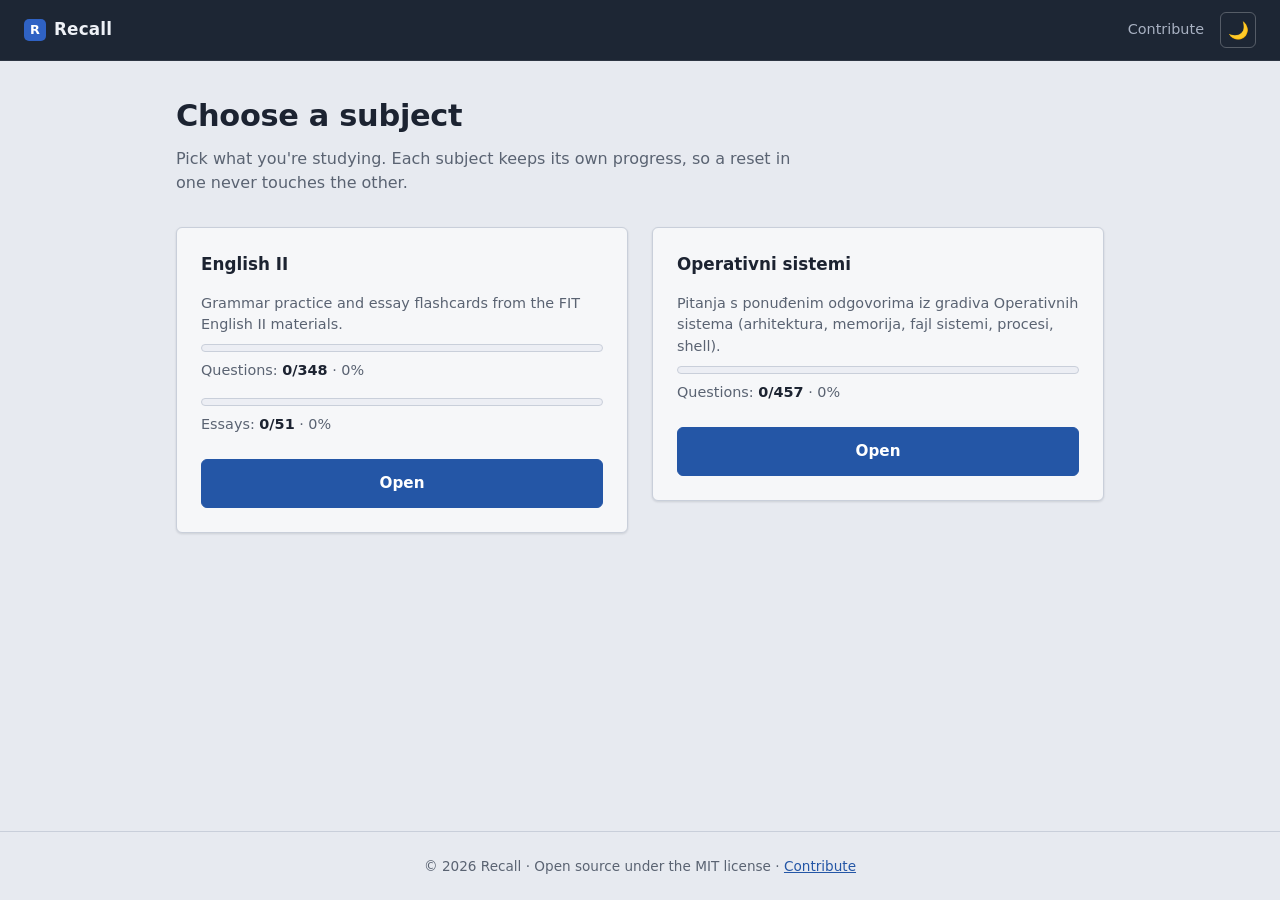
<file: src/index.html>
<!doctype html>
<html lang="en">
  <head>
    <meta charset="UTF-8" />
    <meta name="viewport" content="width=device-width, initial-scale=1.0" />
    <meta name="theme-color" content="#1d2634" />
    <title>Recall - Choose a subject</title>
    <meta
      name="description"
      content="Recall - randomized exam practice with progress tracking. Choose a subject to start: grammar questions, essay flashcards and theory from your course materials."
    />
    <meta property="og:type" content="website" />
    <meta property="og:site_name" content="Recall" />
    <meta property="og:title" content="Recall - Exam practice" />
    <meta
      property="og:description"
      content="Randomized exam practice with progress tracking. Choose a subject to start."
    />
    <meta property="og:url" content="https://recall-fit.netlify.app/" />
    <meta
      property="og:image"
      content="https://recall-fit.netlify.app/assets/images/og-image.png"
    />
    <link rel="icon" type="image/svg+xml" href="assets/images/favicon.svg" />
    <link
      rel="icon"
      type="image/png"
      sizes="32x32"
      href="assets/images/favicon-32.png"
    />
    <link rel="apple-touch-icon" href="assets/images/apple-touch-icon.png" />
    <script>
      (function () {
        try {
          var saved = localStorage.getItem("quizTheme");
          var prefersDark =
            window.matchMedia &&
            window.matchMedia("(prefers-color-scheme: dark)").matches;
          if (saved === "dark" || (!saved && prefersDark)) {
            document.documentElement.setAttribute("data-theme", "dark");
          }
        } catch (e) {}
      })();
    </script>
    <link rel="stylesheet" href="assets/css/variables.css" />
    <link rel="stylesheet" href="assets/css/base.css" />
    <link rel="stylesheet" href="assets/css/components.css" />
    <link rel="stylesheet" href="assets/css/home.css" />
  </head>
  <body>
    <header class="app-header">
      <a href="index.html" class="app-logo">Recall</a>
      <nav class="header-nav">
        <a href="contribute.html">Contribute</a>
      </nav>
      <button
        type="button"
        id="theme-toggle"
        class="btn theme-toggle"
        aria-label="Toggle dark mode"
      >
        🌙
      </button>
    </header>

    <main class="container home-screen">
      <section class="hero">
        <h1 class="app-title">Choose a subject</h1>
        <p class="app-subtitle">
          Pick what you're studying. Each subject keeps its own progress, so a
          reset in one never touches the other.
        </p>
        <p id="picker-error" class="stats-text" hidden></p>
      </section>

      <div class="home-grid" id="subject-grid"></div>
    </main>

    <footer class="app-footer">
      <p>
        © 2026 Recall · Open source under the MIT license ·
        <a href="contribute.html">Contribute</a>
      </p>
    </footer>

    <script type="module" src="assets/js/main-picker.js"></script>
    <script type="module" src="assets/js/sw-register.js"></script>
    <!-- Cloudflare Web Analytics -->
    <script
      defer
      src="https://static.cloudflareinsights.com/beacon.min.js"
      data-cf-beacon='{"token": "2d894505941446eaa9881d46d337e4bb"}'
    ></script>
    <!-- End Cloudflare Web Analytics -->
  </body>
</html>
</file>
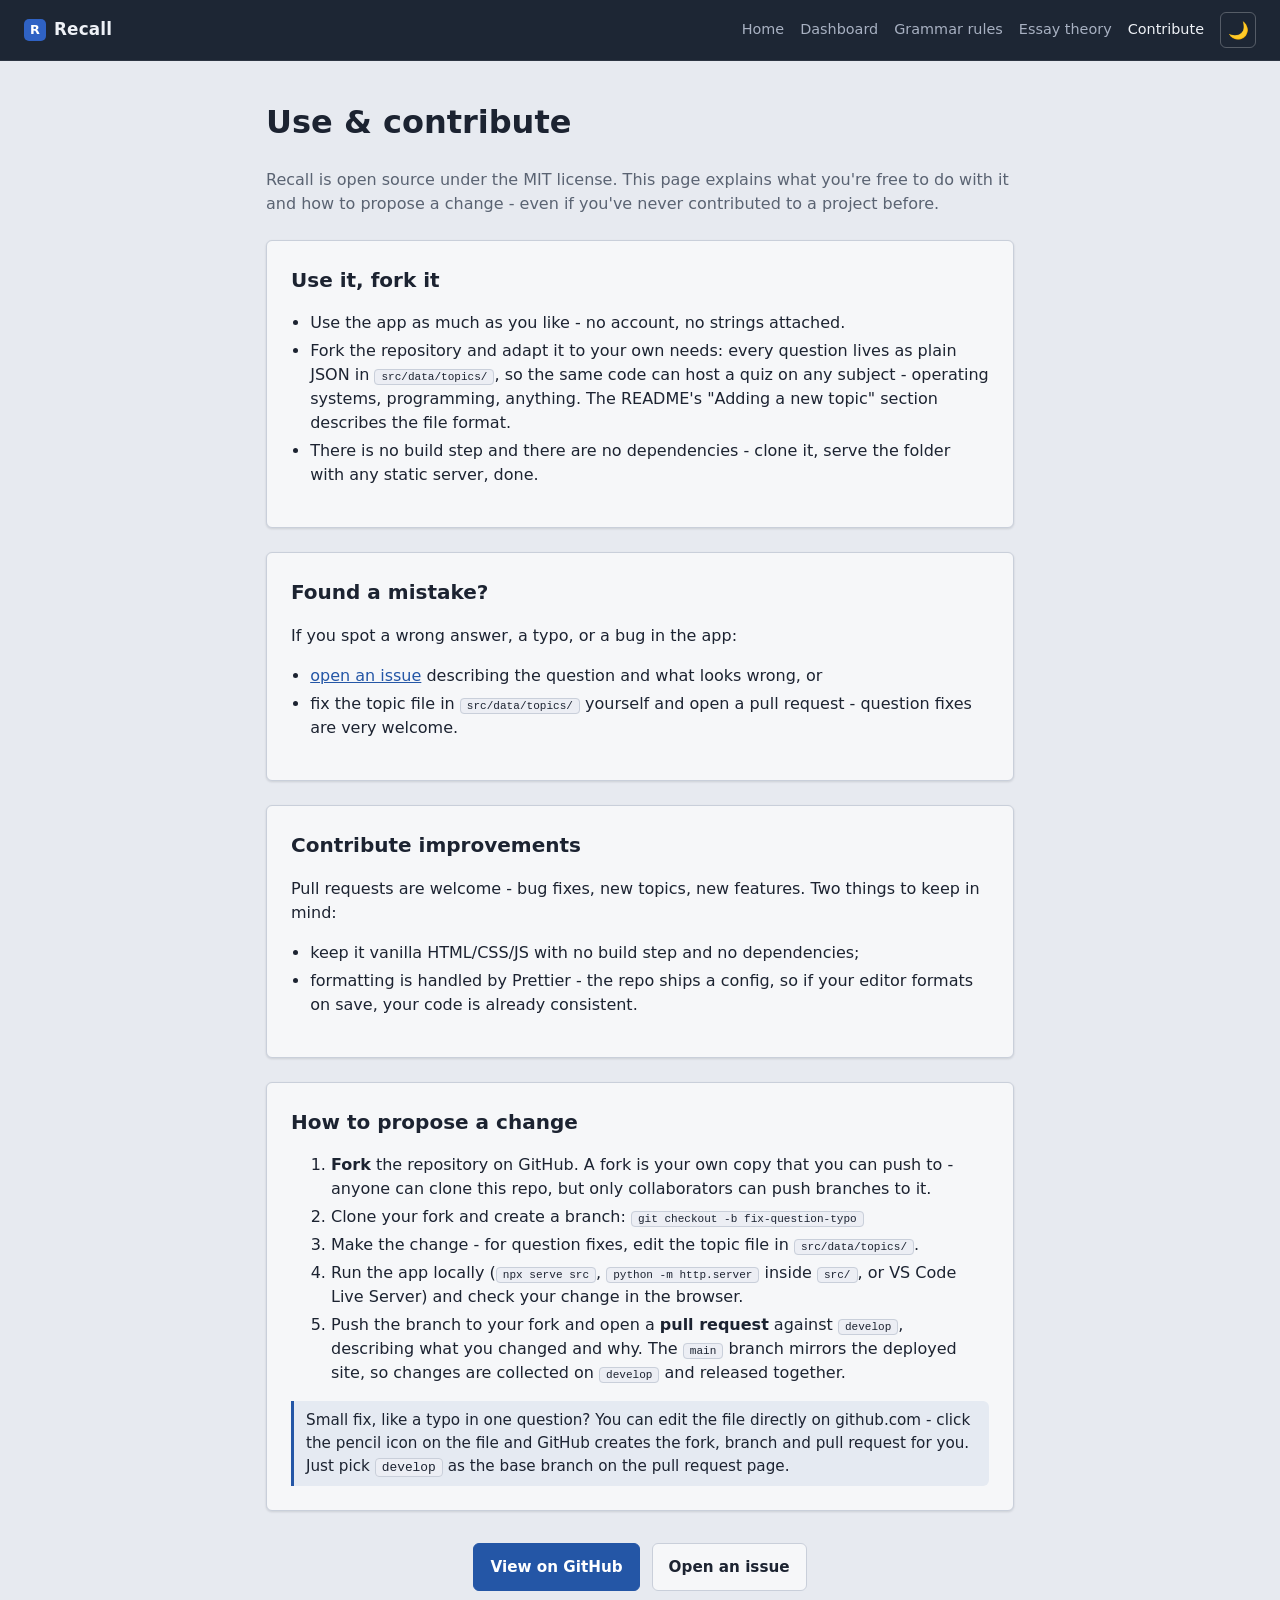
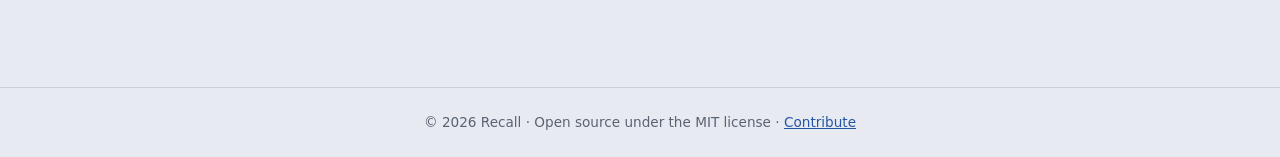
<file: src/contribute.html>
<!doctype html>
<html lang="en">
  <head>
    <meta charset="UTF-8" />
    <meta name="viewport" content="width=device-width, initial-scale=1.0" />
    <meta name="theme-color" content="#1d2634" />
    <title>Recall - Use &amp; Contribute</title>
    <meta
      name="description"
      content="Recall is open source under the MIT license - use it, fork it for your own quiz, report wrong questions, or contribute improvements."
    />
    <meta property="og:type" content="website" />
    <meta property="og:site_name" content="Recall" />
    <meta property="og:title" content="Recall - Use &amp; Contribute" />
    <meta
      property="og:description"
      content="Recall is open source under the MIT license - use it, fork it for your own quiz, report wrong questions, or contribute improvements."
    />
    <meta
      property="og:url"
      content="https://recall-fit.netlify.app/contribute.html"
    />
    <meta
      property="og:image"
      content="https://recall-fit.netlify.app/assets/images/og-image.png"
    />
    <link rel="icon" type="image/svg+xml" href="assets/images/favicon.svg" />
    <link
      rel="icon"
      type="image/png"
      sizes="32x32"
      href="assets/images/favicon-32.png"
    />
    <link rel="apple-touch-icon" href="assets/images/apple-touch-icon.png" />
    <script>
      (function () {
        try {
          var saved = localStorage.getItem("quizTheme");
          var prefersDark =
            window.matchMedia &&
            window.matchMedia("(prefers-color-scheme: dark)").matches;
          if (saved === "dark" || (!saved && prefersDark)) {
            document.documentElement.setAttribute("data-theme", "dark");
          }
        } catch (e) {}
      })();
    </script>
    <link rel="stylesheet" href="assets/css/variables.css" />
    <link rel="stylesheet" href="assets/css/base.css" />
    <link rel="stylesheet" href="assets/css/components.css" />
    <link rel="stylesheet" href="assets/css/rules.css" />
  </head>
  <body>
    <header class="app-header">
      <a href="index.html" class="app-logo">Recall</a>
      <nav class="header-nav">
        <a href="index.html" data-switch>Home</a>
        <a href="dashboard.html" data-nav>Dashboard</a>
        <a href="rules.html" data-nav data-feature="rules">Grammar rules</a>
        <a href="theory.html" data-nav data-feature="theory">Essay theory</a>
        <a href="contribute.html" data-nav class="is-active">Contribute</a>
      </nav>
      <button
        type="button"
        id="theme-toggle"
        class="btn theme-toggle"
        aria-label="Toggle dark mode"
      >
        🌙
      </button>
    </header>

    <main class="container rules-screen">
      <h1>Use &amp; contribute</h1>
      <p class="rules-intro">
        Recall is open source under the MIT license. This page explains what
        you're free to do with it and how to propose a change - even if you've
        never contributed to a project before.
      </p>

      <section class="rule-section">
        <h2>Use it, fork it</h2>
        <ul>
          <li>
            Use the app as much as you like - no account, no strings attached.
          </li>
          <li>
            Fork the repository and adapt it to your own needs: every question
            lives as plain JSON in <code>src/data/topics/</code>, so the same
            code can host a quiz on any subject - operating systems,
            programming, anything. The README's "Adding a new topic" section
            describes the file format.
          </li>
          <li>
            There is no build step and there are no dependencies - clone it,
            serve the folder with any static server, done.
          </li>
        </ul>
      </section>

      <section class="rule-section">
        <h2>Found a mistake?</h2>
        <p>If you spot a wrong answer, a typo, or a bug in the app:</p>
        <ul>
          <li>
            <a
              href="https://github.com/adela-merdzanic/TenseUp/issues"
              target="_blank"
              rel="noopener"
              >open an issue</a
            >
            describing the question and what looks wrong, or
          </li>
          <li>
            fix the topic file in <code>src/data/topics/</code> yourself and
            open a pull request - question fixes are very welcome.
          </li>
        </ul>
      </section>

      <section class="rule-section">
        <h2>Contribute improvements</h2>
        <p>
          Pull requests are welcome - bug fixes, new topics, new features. Two
          things to keep in mind:
        </p>
        <ul>
          <li>
            keep it vanilla HTML/CSS/JS with no build step and no dependencies;
          </li>
          <li>
            formatting is handled by Prettier - the repo ships a config, so if
            your editor formats on save, your code is already consistent.
          </li>
        </ul>
      </section>

      <section class="rule-section">
        <h2>How to propose a change</h2>
        <ol>
          <li>
            <strong>Fork</strong> the repository on GitHub. A fork is your own
            copy that you can push to - anyone can clone this repo, but only
            collaborators can push branches to it.
          </li>
          <li>
            Clone your fork and create a branch:
            <code>git checkout -b fix-question-typo</code>
          </li>
          <li>
            Make the change - for question fixes, edit the topic file in
            <code>src/data/topics/</code>.
          </li>
          <li>
            Run the app locally (<code>npx serve src</code>,
            <code>python -m http.server</code> inside <code>src/</code>, or VS
            Code Live Server) and check your change in the browser.
          </li>
          <li>
            Push the branch to your fork and open a
            <strong>pull request</strong> against <code>develop</code>,
            describing what you changed and why. The <code>main</code> branch
            mirrors the deployed site, so changes are collected on
            <code>develop</code> and released together.
          </li>
        </ol>
        <div class="tip tip--info">
          Small fix, like a typo in one question? You can edit the file directly
          on github.com - click the pencil icon on the file and GitHub creates
          the fork, branch and pull request for you. Just pick
          <code>develop</code> as the base branch on the pull request page.
        </div>
      </section>

      <div class="actions rules-actions">
        <a
          class="btn btn-primary"
          href="https://github.com/adela-merdzanic/TenseUp"
          target="_blank"
          rel="noopener"
          >View on GitHub</a
        >
        <a
          class="btn"
          href="https://github.com/adela-merdzanic/TenseUp/issues"
          target="_blank"
          rel="noopener"
          >Open an issue</a
        >
      </div>
    </main>

    <footer class="app-footer">
      <p>
        © 2026 Recall · Open source under the MIT license ·
        <a href="contribute.html">Contribute</a>
      </p>
    </footer>

    <script type="module" src="assets/js/nav.js"></script>
    <script type="module" src="assets/js/main-static.js"></script>
    <script type="module" src="assets/js/sw-register.js"></script>
    <!-- Cloudflare Web Analytics -->
    <script
      defer
      src="https://static.cloudflareinsights.com/beacon.min.js"
      data-cf-beacon='{"token": "2d894505941446eaa9881d46d337e4bb"}'
    ></script>
    <!-- End Cloudflare Web Analytics -->
  </body>
</html>
</file>
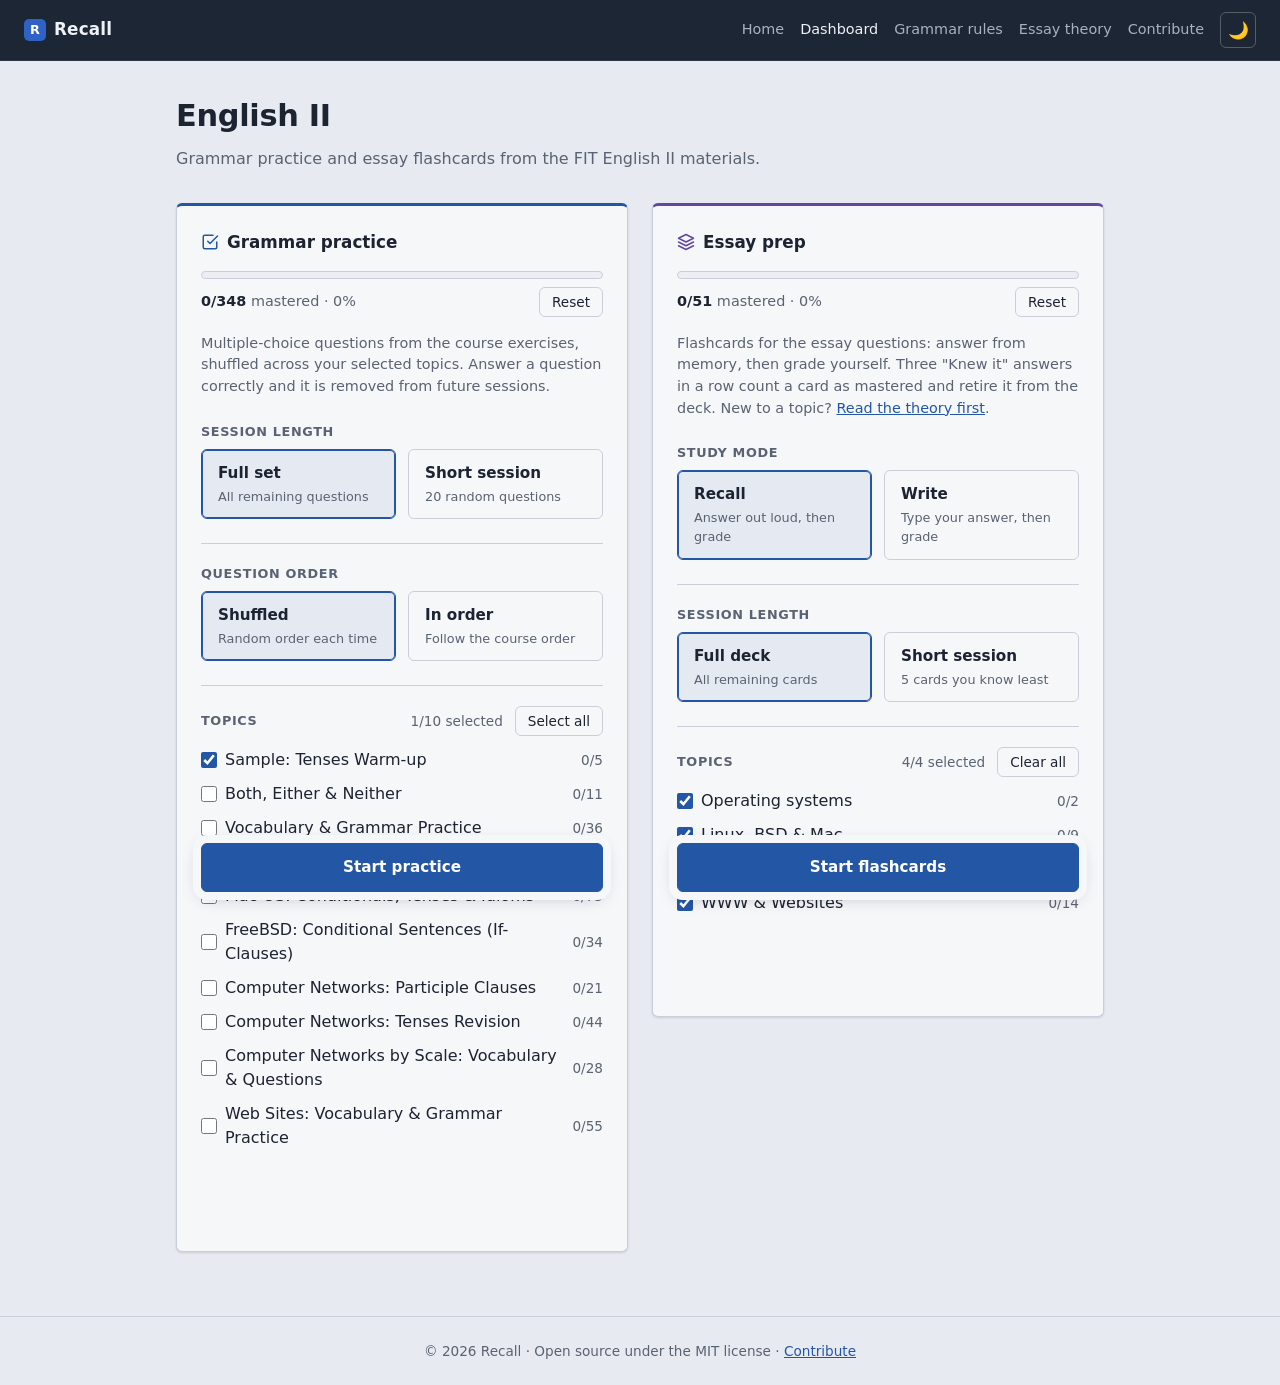
<file: src/dashboard.html>
<!doctype html>
<html lang="en">
  <head>
    <meta charset="UTF-8" />
    <meta name="viewport" content="width=device-width, initial-scale=1.0" />
    <meta name="theme-color" content="#1d2634" />
    <title>Recall - Dashboard</title>
    <meta
      name="description"
      content="Randomized practice with progress tracking - grammar questions, essay flashcards and theory from your course materials."
    />
    <link rel="icon" type="image/svg+xml" href="assets/images/favicon.svg" />
    <link
      rel="icon"
      type="image/png"
      sizes="32x32"
      href="assets/images/favicon-32.png"
    />
    <link rel="apple-touch-icon" href="assets/images/apple-touch-icon.png" />
    <script>
      (function () {
        try {
          var saved = localStorage.getItem("quizTheme");
          var prefersDark =
            window.matchMedia &&
            window.matchMedia("(prefers-color-scheme: dark)").matches;
          if (saved === "dark" || (!saved && prefersDark)) {
            document.documentElement.setAttribute("data-theme", "dark");
          }
        } catch (e) {}
      })();
    </script>
    <link rel="stylesheet" href="assets/css/variables.css" />
    <link rel="stylesheet" href="assets/css/base.css" />
    <link rel="stylesheet" href="assets/css/components.css" />
    <link rel="stylesheet" href="assets/css/home.css" />
  </head>
  <body>
    <header class="app-header">
      <a href="index.html" class="app-logo">Recall</a>
      <nav class="header-nav">
        <a href="index.html" data-switch>Home</a>
        <a href="dashboard.html" data-nav class="is-active">Dashboard</a>
        <a href="rules.html" data-nav data-feature="rules">Grammar rules</a>
        <a href="theory.html" data-nav data-feature="theory">Essay theory</a>
        <a href="contribute.html" data-nav>Contribute</a>
      </nav>
      <button
        type="button"
        id="theme-toggle"
        class="btn theme-toggle"
        aria-label="Toggle dark mode"
      >
        🌙
      </button>
    </header>

    <main class="container home-screen">
      <section class="hero">
        <h1 class="app-title" id="home-title">Practice</h1>
        <p class="app-subtitle" id="home-subtitle">
          What you master drops out of the pool, so every session focuses on
          what you don't know yet.
        </p>
        <p id="stats-text" class="stats-text" hidden></p>
      </section>

      <div class="home-grid">
        <section
          class="home-card setup-card card-grammar"
          id="grammar-card"
          aria-labelledby="setup-card-title"
        >
          <h2 class="card-title" id="setup-card-title">
            <svg
              class="card-icon"
              width="18"
              height="18"
              viewBox="0 0 24 24"
              fill="none"
              stroke="currentColor"
              stroke-width="2"
              stroke-linecap="round"
              stroke-linejoin="round"
              aria-hidden="true"
            >
              <polyline points="9 11 12 14 22 4"></polyline>
              <path
                d="M21 12v7a2 2 0 0 1-2 2H5a2 2 0 0 1-2-2V5a2 2 0 0 1 2-2h11"
              ></path>
            </svg>
            <span id="grammar-card-label">Grammar practice</span>
          </h2>

          <div class="mastery">
            <div class="overall-bar">
              <div class="overall-bar__fill" id="grammar-bar-fill"></div>
            </div>
            <div class="mastery-row">
              <span class="mastery-stats">
                <strong id="grammar-count">–</strong> mastered ·
                <span id="grammar-percent">0%</span>
              </span>
              <button
                type="button"
                id="reset-btn"
                class="btn btn-sm btn-reset"
                title="Bring back the full question pool and start over"
              >
                Reset
              </button>
            </div>
          </div>

          <p class="card-desc">
            Multiple-choice questions from the course exercises, shuffled across
            your selected topics. Answer a question correctly and it is removed
            from future sessions.
          </p>

          <div class="setup-group">
            <h3 class="setup-title">Session length</h3>
            <div class="choice-grid">
              <label class="choice-card">
                <input type="radio" name="session-size" value="all" checked />
                <span class="choice-title">Full set</span>
                <span class="choice-desc">All remaining questions</span>
              </label>
              <label class="choice-card">
                <input type="radio" name="session-size" value="short" />
                <span class="choice-title">Short session</span>
                <span class="choice-desc">20 random questions</span>
              </label>
            </div>
          </div>

          <div class="setup-group">
            <h3 class="setup-title">Question order</h3>
            <div class="choice-grid">
              <label class="choice-card">
                <input type="radio" name="order" value="shuffle" checked />
                <span class="choice-title">Shuffled</span>
                <span class="choice-desc">Random order each time</span>
              </label>
              <label class="choice-card">
                <input type="radio" name="order" value="sequential" />
                <span class="choice-title">In order</span>
                <span class="choice-desc">Follow the course order</span>
              </label>
            </div>
          </div>

          <div class="setup-group">
            <div class="setup-heading-row">
              <h3 class="setup-title">Topics</h3>
              <div class="topic-bulk">
                <span id="topic-count" class="topic-count"></span>
                <button type="button" id="toggle-all-btn" class="btn btn-sm">
                  Select all
                </button>
              </div>
            </div>
            <div id="topic-list" class="topic-list"></div>
            <p id="topic-hint" class="select-hint" hidden>
              Select at least one topic first.
            </p>
          </div>

          <a href="quiz.html" id="start-btn" class="btn btn-primary btn-block"
            >Start practice</a
          >
        </section>

        <section
          class="home-card setup-card card-essay"
          id="essay-card"
          aria-labelledby="essay-card-title"
        >
          <h2 class="card-title" id="essay-card-title">
            <svg
              class="card-icon"
              width="18"
              height="18"
              viewBox="0 0 24 24"
              fill="none"
              stroke="currentColor"
              stroke-width="2"
              stroke-linecap="round"
              stroke-linejoin="round"
              aria-hidden="true"
            >
              <polygon points="12 2 2 7 12 12 22 7 12 2"></polygon>
              <polyline points="2 17 12 22 22 17"></polyline>
              <polyline points="2 12 12 17 22 12"></polyline>
            </svg>
            Essay prep
          </h2>

          <div class="mastery">
            <div class="overall-bar">
              <div class="overall-bar__fill" id="essay-bar-fill"></div>
            </div>
            <div class="mastery-row">
              <span class="mastery-stats">
                <strong id="essay-count">–</strong> mastered ·
                <span id="essay-percent">0%</span>
              </span>
              <button
                type="button"
                id="reset-essay-btn"
                class="btn btn-sm btn-reset"
                title="Bring back the full card deck and start over"
              >
                Reset
              </button>
            </div>
          </div>

          <p class="card-desc">
            Flashcards for the essay questions: answer from memory, then grade
            yourself. Three "Knew it" answers in a row count a card as mastered
            and retire it from the deck. New to a topic?
            <a href="theory.html" data-nav data-feature="theory"
              >Read the theory first</a
            >.
          </p>

          <div class="setup-group">
            <h3 class="setup-title">Study mode</h3>
            <div class="choice-grid">
              <label class="choice-card">
                <input type="radio" name="essay-mode" value="recall" checked />
                <span class="choice-title">Recall</span>
                <span class="choice-desc">Answer out loud, then grade</span>
              </label>
              <label class="choice-card">
                <input type="radio" name="essay-mode" value="write" />
                <span class="choice-title">Write</span>
                <span class="choice-desc">Type your answer, then grade</span>
              </label>
            </div>
          </div>

          <div class="setup-group">
            <h3 class="setup-title">Session length</h3>
            <div class="choice-grid">
              <label class="choice-card">
                <input
                  type="radio"
                  name="essay-session-size"
                  value="all"
                  checked
                />
                <span class="choice-title">Full deck</span>
                <span class="choice-desc">All remaining cards</span>
              </label>
              <label class="choice-card">
                <input type="radio" name="essay-session-size" value="short" />
                <span class="choice-title">Short session</span>
                <span class="choice-desc">5 cards you know least</span>
              </label>
            </div>
          </div>

          <div class="setup-group">
            <div class="setup-heading-row">
              <h3 class="setup-title">Topics</h3>
              <div class="topic-bulk">
                <span id="essay-topic-count" class="topic-count"></span>
                <button
                  type="button"
                  id="essay-toggle-all-btn"
                  class="btn btn-sm"
                >
                  Select all
                </button>
              </div>
            </div>
            <div id="essay-topic-list" class="topic-list"></div>
            <p id="essay-topic-hint" class="select-hint" hidden>
              Select at least one topic first.
            </p>
          </div>

          <a
            href="essay.html"
            id="start-essay-btn"
            class="btn btn-primary btn-block"
            >Start flashcards</a
          >
        </section>
      </div>
    </main>

    <footer class="app-footer">
      <p>
        © 2026 Recall · Open source under the MIT license ·
        <a href="contribute.html">Contribute</a>
      </p>
    </footer>

    <script type="module" src="assets/js/nav.js"></script>
    <script type="module" src="assets/js/main-dashboard.js"></script>
    <script type="module" src="assets/js/sw-register.js"></script>
    <!-- Cloudflare Web Analytics -->
    <script
      defer
      src="https://static.cloudflareinsights.com/beacon.min.js"
      data-cf-beacon='{"token": "2d894505941446eaa9881d46d337e4bb"}'
    ></script>
    <!-- End Cloudflare Web Analytics -->
  </body>
</html>
</file>
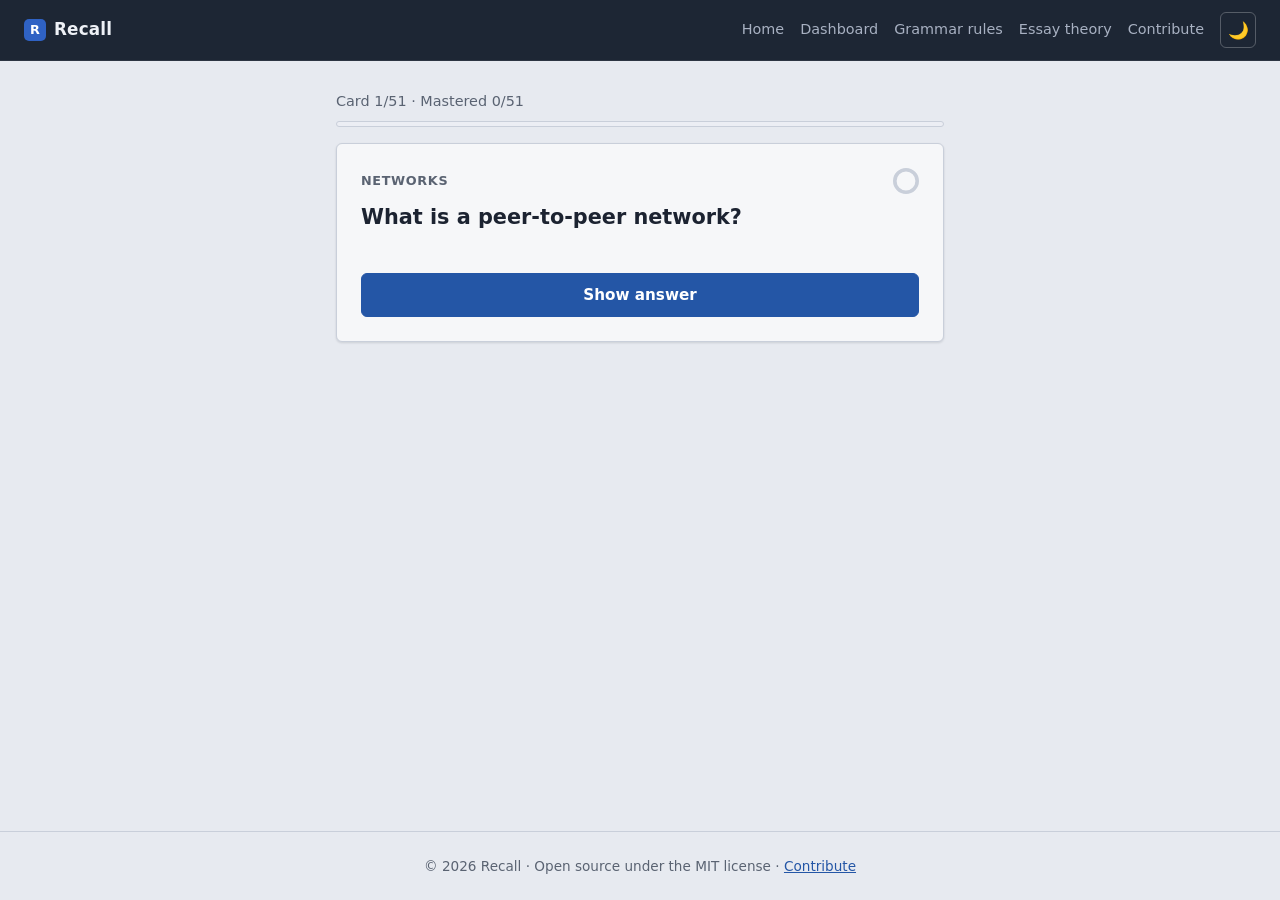
<file: src/essay.html>
<!doctype html>
<html lang="en">
  <head>
    <meta charset="UTF-8" />
    <meta name="viewport" content="width=device-width, initial-scale=1.0" />
    <meta name="theme-color" content="#1d2634" />
    <title>Recall - Essay Prep</title>
    <meta
      name="description"
      content="Flashcards for the FIT English II essay questions: operating systems, networks, the World Wide Web and more."
    />
    <meta property="og:type" content="website" />
    <meta property="og:site_name" content="Recall" />
    <meta property="og:title" content="Recall - Essay Prep" />
    <meta
      property="og:description"
      content="Flashcards for the FIT English II essay questions: operating systems, networks, the World Wide Web and more."
    />
    <meta
      property="og:url"
      content="https://recall-fit.netlify.app/essay.html"
    />
    <meta
      property="og:image"
      content="https://recall-fit.netlify.app/assets/images/og-image.png"
    />
    <link rel="icon" type="image/svg+xml" href="assets/images/favicon.svg" />
    <link
      rel="icon"
      type="image/png"
      sizes="32x32"
      href="assets/images/favicon-32.png"
    />
    <link rel="apple-touch-icon" href="assets/images/apple-touch-icon.png" />
    <script>
      (function () {
        try {
          var saved = localStorage.getItem("quizTheme");
          var prefersDark =
            window.matchMedia &&
            window.matchMedia("(prefers-color-scheme: dark)").matches;
          if (saved === "dark" || (!saved && prefersDark)) {
            document.documentElement.setAttribute("data-theme", "dark");
          }
        } catch (e) {}
      })();
    </script>
    <link rel="stylesheet" href="assets/css/variables.css" />
    <link rel="stylesheet" href="assets/css/base.css" />
    <link rel="stylesheet" href="assets/css/components.css" />
    <link rel="stylesheet" href="assets/css/essay.css" />
  </head>
  <body>
    <header class="app-header">
      <a href="index.html" class="app-logo">Recall</a>
      <nav class="header-nav">
        <a href="index.html" data-switch>Home</a>
        <a href="dashboard.html" data-nav>Dashboard</a>
        <a href="rules.html" data-nav data-feature="rules">Grammar rules</a>
        <a href="theory.html" data-nav data-feature="theory">Essay theory</a>
        <a href="contribute.html" data-nav>Contribute</a>
      </nav>
      <button
        type="button"
        id="theme-toggle"
        class="btn theme-toggle"
        aria-label="Toggle dark mode"
      >
        🌙
      </button>
    </header>

    <main class="container">
      <p class="deck-progress" id="deck-progress"></p>
      <div class="deck-bar">
        <div class="deck-bar__fill" id="deck-bar-fill"></div>
      </div>

      <section id="card-screen" class="question-card" hidden>
        <div class="card-top">
          <p class="essay-category" id="card-category"></p>
          <div class="mastery" id="mastery" role="img">
            <svg viewBox="0 0 36 36" aria-hidden="true">
              <circle class="mastery-track" cx="18" cy="18" r="15.5" />
              <circle
                class="mastery-fill"
                id="mastery-fill"
                cx="18"
                cy="18"
                r="15.5"
                pathLength="100"
              />
            </svg>
          </div>
        </div>
        <h2 class="essay-question" id="card-question"></h2>

        <div class="write-area" id="write-area" hidden>
          <label class="write-label" for="write-input"
            >Write your answer from memory</label
          >
          <textarea
            id="write-input"
            class="write-input"
            rows="6"
            placeholder="Type what you remember, then reveal the answer to compare and grade yourself."
          ></textarea>
        </div>

        <div id="card-answer" hidden>
          <ul class="answer-core" id="answer-core"></ul>
          <p class="mnemonic" id="card-mnemonic" hidden></p>
          <div class="card-diagram" id="card-diagram" hidden></div>
          <details class="answer-more" id="card-more" hidden>
            <summary>More detail</summary>
            <ul id="answer-more"></ul>
          </details>
        </div>

        <div class="actions">
          <button type="button" id="show-btn" class="btn btn-primary btn-block">
            Show answer
          </button>
        </div>
        <div class="actions grade-actions" id="grade-actions" hidden>
          <button type="button" id="fail-btn" class="btn grade-fail">
            Didn't know it
          </button>
          <button type="button" id="pass-btn" class="btn grade-pass">
            Knew it
          </button>
        </div>
      </section>

      <section id="done-screen" class="question-card" hidden>
        <h2>Deck complete</h2>
        <p id="done-text"></p>
        <div class="actions">
          <button type="button" id="again-btn" class="btn btn-primary">
            Go again
          </button>
          <button type="button" id="reset-cards-btn" class="btn">
            Reset card progress
          </button>
        </div>
      </section>

      <section id="error-screen" class="question-card" hidden>
        <p id="error-text"></p>
        <a href="dashboard.html" data-nav class="btn">Back to dashboard</a>
      </section>
    </main>

    <footer class="app-footer">
      <p>
        © 2026 Recall · Open source under the MIT license ·
        <a href="contribute.html">Contribute</a>
      </p>
    </footer>

    <script type="module" src="assets/js/nav.js"></script>
    <script type="module" src="assets/js/main-essay.js"></script>
    <script type="module" src="assets/js/sw-register.js"></script>
    <!-- Cloudflare Web Analytics -->
    <script
      defer
      src="https://static.cloudflareinsights.com/beacon.min.js"
      data-cf-beacon='{"token": "2d894505941446eaa9881d46d337e4bb"}'
    ></script>
    <!-- End Cloudflare Web Analytics -->
  </body>
</html>
</file>
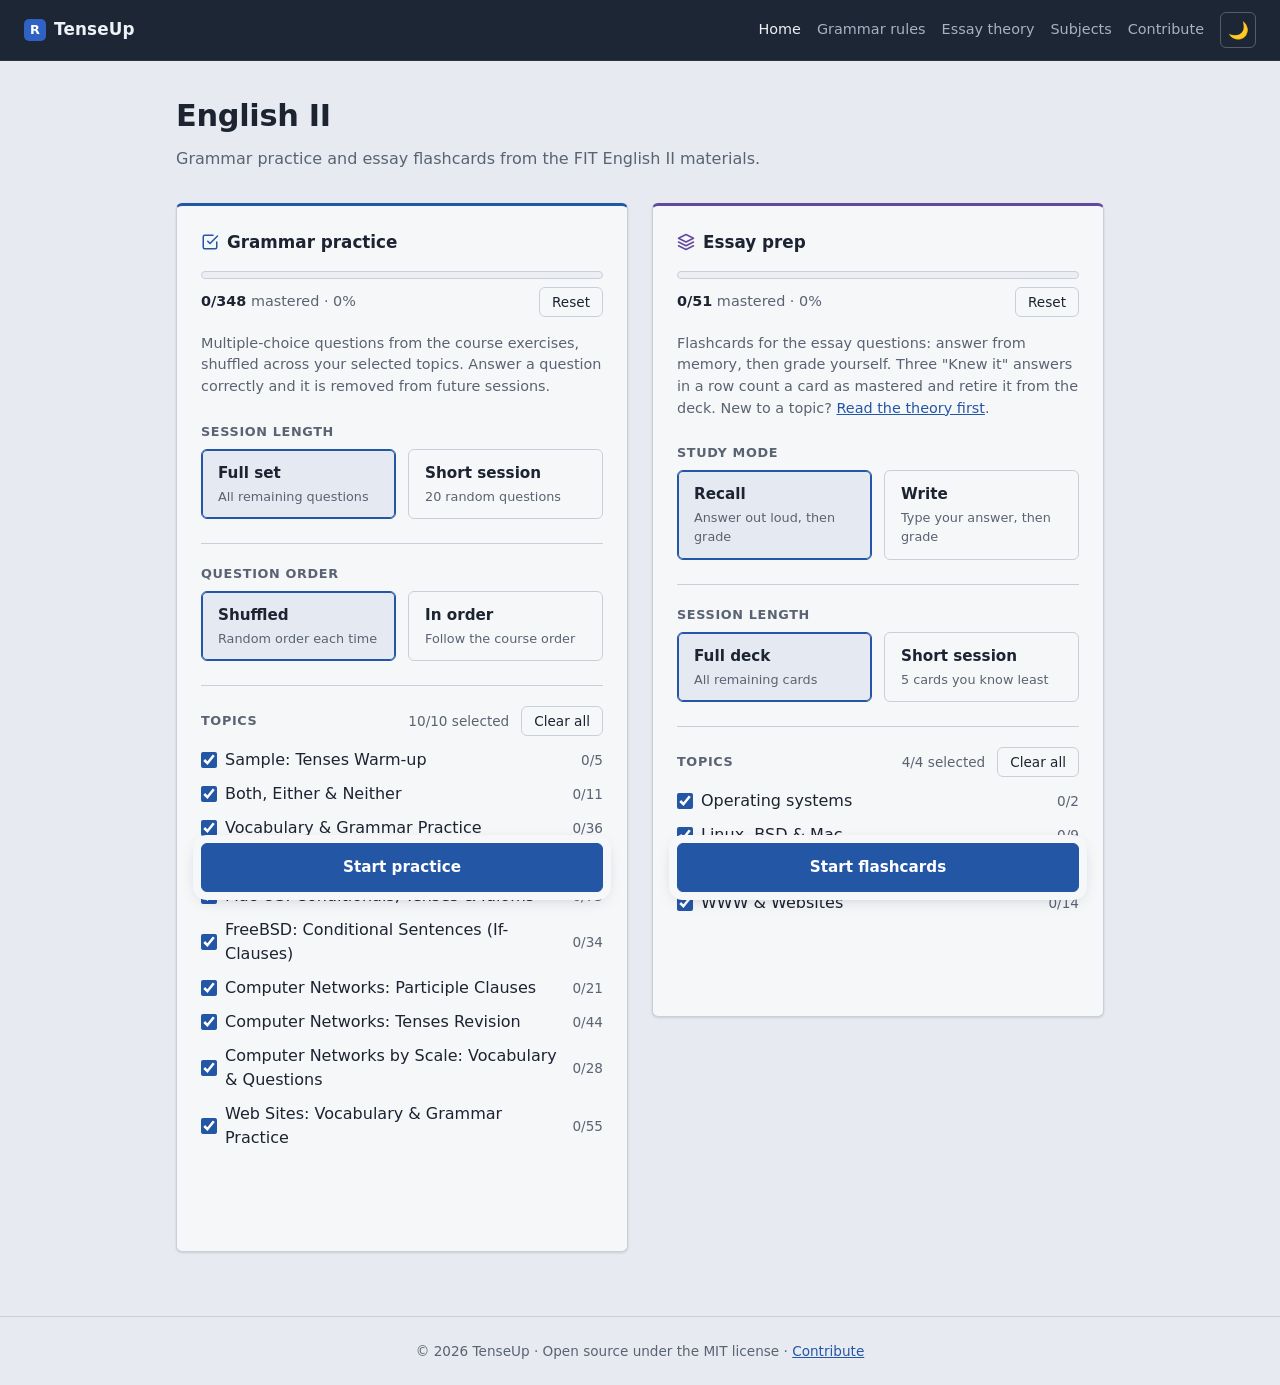
<file: src/home.html>
<!doctype html>
<html lang="en">
  <head>
    <meta charset="UTF-8" />
    <meta name="viewport" content="width=device-width, initial-scale=1.0" />
    <title>TenseUp - Practice</title>
    <meta
      name="description"
      content="Randomized practice with progress tracking - grammar questions, essay flashcards and theory from your course materials."
    />
    <link rel="icon" type="image/svg+xml" href="assets/images/favicon.svg" />
    <link
      rel="icon"
      type="image/png"
      sizes="32x32"
      href="assets/images/favicon-32.png"
    />
    <link rel="apple-touch-icon" href="assets/images/apple-touch-icon.png" />
    <script>
      (function () {
        try {
          var saved = localStorage.getItem("quizTheme");
          var prefersDark =
            window.matchMedia &&
            window.matchMedia("(prefers-color-scheme: dark)").matches;
          if (saved === "dark" || (!saved && prefersDark)) {
            document.documentElement.setAttribute("data-theme", "dark");
          }
        } catch (e) {}
      })();
    </script>
    <link rel="stylesheet" href="assets/css/variables.css" />
    <link rel="stylesheet" href="assets/css/base.css" />
    <link rel="stylesheet" href="assets/css/components.css" />
    <link rel="stylesheet" href="assets/css/home.css" />
  </head>
  <body>
    <header class="app-header">
      <a href="home.html" class="app-logo">TenseUp</a>
      <nav class="header-nav">
        <a href="home.html" data-nav class="is-active">Home</a>
        <a href="rules.html" data-nav data-feature="rules">Grammar rules</a>
        <a href="theory.html" data-nav data-feature="theory">Essay theory</a>
        <a href="index.html" data-switch>Subjects</a>
        <a href="contribute.html" data-nav>Contribute</a>
      </nav>
      <button
        type="button"
        id="theme-toggle"
        class="btn theme-toggle"
        aria-label="Toggle dark mode"
      >
        🌙
      </button>
    </header>

    <main class="container home-screen">
      <section class="hero">
        <h1 class="app-title" id="home-title">Practice</h1>
        <p class="app-subtitle" id="home-subtitle">
          What you master drops out of the pool, so every session focuses on
          what you don't know yet.
        </p>
        <p id="stats-text" class="stats-text" hidden></p>
      </section>

      <div class="home-grid">
        <section
          class="home-card setup-card card-grammar"
          id="grammar-card"
          aria-labelledby="setup-card-title"
        >
          <h2 class="card-title" id="setup-card-title">
            <svg
              class="card-icon"
              width="18"
              height="18"
              viewBox="0 0 24 24"
              fill="none"
              stroke="currentColor"
              stroke-width="2"
              stroke-linecap="round"
              stroke-linejoin="round"
              aria-hidden="true"
            >
              <polyline points="9 11 12 14 22 4"></polyline>
              <path
                d="M21 12v7a2 2 0 0 1-2 2H5a2 2 0 0 1-2-2V5a2 2 0 0 1 2-2h11"
              ></path>
            </svg>
            <span id="grammar-card-label">Grammar practice</span>
          </h2>

          <div class="mastery">
            <div class="overall-bar">
              <div class="overall-bar__fill" id="grammar-bar-fill"></div>
            </div>
            <div class="mastery-row">
              <span class="mastery-stats">
                <strong id="grammar-count">–</strong> mastered ·
                <span id="grammar-percent">0%</span>
              </span>
              <button
                type="button"
                id="reset-btn"
                class="btn btn-sm btn-reset"
                title="Bring back the full question pool and start over"
              >
                Reset
              </button>
            </div>
          </div>

          <p class="card-desc">
            Multiple-choice questions from the course exercises, shuffled across
            your selected topics. Answer a question correctly and it is removed
            from future sessions.
          </p>

          <div class="setup-group">
            <h3 class="setup-title">Session length</h3>
            <div class="choice-grid">
              <label class="choice-card">
                <input type="radio" name="session-size" value="all" checked />
                <span class="choice-title">Full set</span>
                <span class="choice-desc">All remaining questions</span>
              </label>
              <label class="choice-card">
                <input type="radio" name="session-size" value="short" />
                <span class="choice-title">Short session</span>
                <span class="choice-desc">20 random questions</span>
              </label>
            </div>
          </div>

          <div class="setup-group">
            <h3 class="setup-title">Question order</h3>
            <div class="choice-grid">
              <label class="choice-card">
                <input type="radio" name="order" value="shuffle" checked />
                <span class="choice-title">Shuffled</span>
                <span class="choice-desc">Random order each time</span>
              </label>
              <label class="choice-card">
                <input type="radio" name="order" value="sequential" />
                <span class="choice-title">In order</span>
                <span class="choice-desc">Follow the course order</span>
              </label>
            </div>
          </div>

          <div class="setup-group">
            <div class="setup-heading-row">
              <h3 class="setup-title">Topics</h3>
              <div class="topic-bulk">
                <span id="topic-count" class="topic-count"></span>
                <button type="button" id="toggle-all-btn" class="btn btn-sm">
                  Select all
                </button>
              </div>
            </div>
            <div id="topic-list" class="topic-list"></div>
            <p id="topic-hint" class="select-hint" hidden>
              Select at least one topic first.
            </p>
          </div>

          <a href="quiz.html" id="start-btn" class="btn btn-primary btn-block"
            >Start practice</a
          >
        </section>

        <section
          class="home-card setup-card card-essay"
          id="essay-card"
          aria-labelledby="essay-card-title"
        >
          <h2 class="card-title" id="essay-card-title">
            <svg
              class="card-icon"
              width="18"
              height="18"
              viewBox="0 0 24 24"
              fill="none"
              stroke="currentColor"
              stroke-width="2"
              stroke-linecap="round"
              stroke-linejoin="round"
              aria-hidden="true"
            >
              <polygon points="12 2 2 7 12 12 22 7 12 2"></polygon>
              <polyline points="2 17 12 22 22 17"></polyline>
              <polyline points="2 12 12 17 22 12"></polyline>
            </svg>
            Essay prep
          </h2>

          <div class="mastery">
            <div class="overall-bar">
              <div class="overall-bar__fill" id="essay-bar-fill"></div>
            </div>
            <div class="mastery-row">
              <span class="mastery-stats">
                <strong id="essay-count">–</strong> mastered ·
                <span id="essay-percent">0%</span>
              </span>
              <button
                type="button"
                id="reset-essay-btn"
                class="btn btn-sm btn-reset"
                title="Bring back the full card deck and start over"
              >
                Reset
              </button>
            </div>
          </div>

          <p class="card-desc">
            Flashcards for the essay questions: answer from memory, then grade
            yourself. Three "Knew it" answers in a row count a card as mastered
            and retire it from the deck. New to a topic?
            <a href="theory.html" data-nav data-feature="theory"
              >Read the theory first</a
            >.
          </p>

          <div class="setup-group">
            <h3 class="setup-title">Study mode</h3>
            <div class="choice-grid">
              <label class="choice-card">
                <input type="radio" name="essay-mode" value="recall" checked />
                <span class="choice-title">Recall</span>
                <span class="choice-desc">Answer out loud, then grade</span>
              </label>
              <label class="choice-card">
                <input type="radio" name="essay-mode" value="write" />
                <span class="choice-title">Write</span>
                <span class="choice-desc">Type your answer, then grade</span>
              </label>
            </div>
          </div>

          <div class="setup-group">
            <h3 class="setup-title">Session length</h3>
            <div class="choice-grid">
              <label class="choice-card">
                <input
                  type="radio"
                  name="essay-session-size"
                  value="all"
                  checked
                />
                <span class="choice-title">Full deck</span>
                <span class="choice-desc">All remaining cards</span>
              </label>
              <label class="choice-card">
                <input type="radio" name="essay-session-size" value="short" />
                <span class="choice-title">Short session</span>
                <span class="choice-desc">5 cards you know least</span>
              </label>
            </div>
          </div>

          <div class="setup-group">
            <div class="setup-heading-row">
              <h3 class="setup-title">Topics</h3>
              <div class="topic-bulk">
                <span id="essay-topic-count" class="topic-count"></span>
                <button
                  type="button"
                  id="essay-toggle-all-btn"
                  class="btn btn-sm"
                >
                  Select all
                </button>
              </div>
            </div>
            <div id="essay-topic-list" class="topic-list"></div>
            <p id="essay-topic-hint" class="select-hint" hidden>
              Select at least one topic first.
            </p>
          </div>

          <a
            href="essay.html"
            id="start-essay-btn"
            class="btn btn-primary btn-block"
            >Start flashcards</a
          >
        </section>
      </div>
    </main>

    <footer class="app-footer">
      <p>
        © 2026 TenseUp · Open source under the MIT license ·
        <a href="contribute.html">Contribute</a>
      </p>
    </footer>

    <script type="module" src="assets/js/nav.js"></script>
    <script type="module" src="assets/js/main-home.js"></script>
    <script type="module" src="assets/js/sw-register.js"></script>
    <!-- Cloudflare Web Analytics -->
    <script
      defer
      src="https://static.cloudflareinsights.com/beacon.min.js"
      data-cf-beacon='{"token": "2d894505941446eaa9881d46d337e4bb"}'
    ></script>
    <!-- End Cloudflare Web Analytics -->
  </body>
</html>
</file>
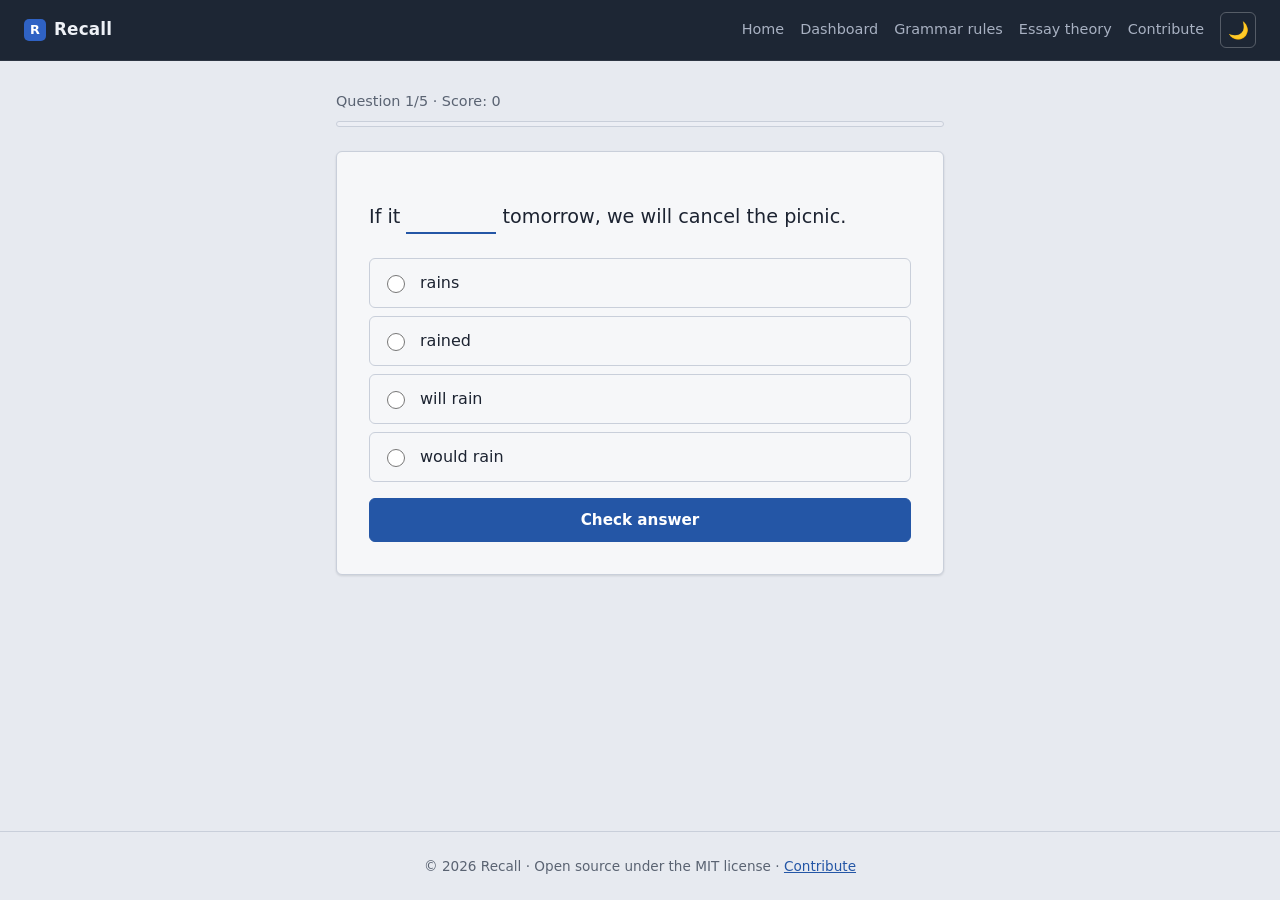
<file: src/quiz.html>
<!doctype html>
<html lang="en">
  <head>
    <meta charset="UTF-8" />
    <meta name="viewport" content="width=device-width, initial-scale=1.0" />
    <meta name="theme-color" content="#1d2634" />
    <title>Recall - Practice</title>
    <meta
      name="description"
      content="Practice session - randomized English grammar questions for the FIT English II exam."
    />
    <meta property="og:type" content="website" />
    <meta property="og:site_name" content="Recall" />
    <meta property="og:title" content="Recall - Practice" />
    <meta
      property="og:description"
      content="Practice session - randomized English grammar questions for the FIT English II exam."
    />
    <meta
      property="og:url"
      content="https://recall-fit.netlify.app/quiz.html"
    />
    <meta
      property="og:image"
      content="https://recall-fit.netlify.app/assets/images/og-image.png"
    />
    <link rel="icon" type="image/svg+xml" href="assets/images/favicon.svg" />
    <link
      rel="icon"
      type="image/png"
      sizes="32x32"
      href="assets/images/favicon-32.png"
    />
    <link rel="apple-touch-icon" href="assets/images/apple-touch-icon.png" />
    <script>
      (function () {
        try {
          var saved = localStorage.getItem("quizTheme");
          var prefersDark =
            window.matchMedia &&
            window.matchMedia("(prefers-color-scheme: dark)").matches;
          if (saved === "dark" || (!saved && prefersDark)) {
            document.documentElement.setAttribute("data-theme", "dark");
          }
        } catch (e) {}
      })();
    </script>
    <link rel="stylesheet" href="assets/css/variables.css" />
    <link rel="stylesheet" href="assets/css/base.css" />
    <link rel="stylesheet" href="assets/css/components.css" />
    <link rel="stylesheet" href="assets/css/quiz.css" />
  </head>
  <body>
    <header class="app-header">
      <a href="index.html" class="app-logo">Recall</a>
      <nav class="header-nav">
        <a href="index.html" data-switch>Home</a>
        <a href="dashboard.html" data-nav>Dashboard</a>
        <a href="rules.html" data-nav data-feature="rules">Grammar rules</a>
        <a href="theory.html" data-nav data-feature="theory">Essay theory</a>
        <a href="contribute.html" data-nav>Contribute</a>
      </nav>
      <button
        type="button"
        id="theme-toggle"
        class="btn theme-toggle"
        aria-label="Toggle dark mode"
      >
        🌙
      </button>
    </header>

    <main class="container">
      <p class="deck-progress" id="progress-readout"></p>
      <div class="deck-bar">
        <div class="deck-bar__fill" id="progress-bar-fill"></div>
      </div>

      <section id="question-screen" class="question-card" hidden>
        <button
          type="button"
          id="uncertain-badge"
          class="uncertain-badge"
          hidden
          aria-label="This answer is not fully confirmed in the course materials."
        >
          <svg
            viewBox="0 0 24 24"
            width="15"
            height="15"
            aria-hidden="true"
            focusable="false"
          >
            <path
              fill="currentColor"
              d="M1 21h22L12 2 1 21zm12-3h-2v-2h2v2zm0-4h-2v-4h2v4z"
            />
          </svg>
          <span class="uncertain-tooltip">
            This answer is not fully confirmed in the course materials.
          </span>
        </button>
        <div id="task-setup" class="task-setup" hidden></div>
        <p class="sentence" id="sentence"></p>
        <div id="options-form" class="options-list"></div>
        <div class="actions quiz-actions">
          <button
            type="button"
            id="prev-btn"
            class="btn nav-btn"
            hidden
            aria-label="Previous question"
          >
            &#8249;
          </button>
          <button type="button" id="check-btn" class="btn btn-primary">
            Check answer
          </button>
          <button
            type="button"
            id="next-btn"
            class="btn btn-primary nav-btn"
            hidden
            aria-label="Next question"
          >
            &#8250;
          </button>
        </div>
        <div id="feedback" class="feedback" hidden>
          <p id="feedback-result" class="feedback-result"></p>
          <div id="rule-box" class="rule-box"></div>
          <details class="feedback-more" id="feedback-more" hidden>
            <summary>
              More detail
              <svg
                class="chevron"
                viewBox="0 0 24 24"
                width="16"
                height="16"
                aria-hidden="true"
                focusable="false"
              >
                <path
                  fill="currentColor"
                  d="M7.41 8.59 12 13.17l4.59-4.58L18 10l-6 6-6-6 1.41-1.41z"
                />
              </svg>
            </summary>
            <div id="feedback-details" class="feedback-details"></div>
          </details>
          <div class="feedback-meta">
            <p id="topic-tag" class="topic-tag"></p>
            <p id="feedback-source" class="feedback-source" hidden></p>
            <p id="feedback-note" class="feedback-note" hidden></p>
            <div id="feedback-readmore" class="feedback-readmore" hidden>
              <p class="feedback-readmore__label">Further reading</p>
              <ul id="feedback-readmore-list"></ul>
            </div>
          </div>
        </div>
      </section>

      <section id="empty-screen" class="question-card" hidden>
        <p>
          You've solved every question in the selected topics - nice work! You
          can pick other topics on the dashboard, or reset your progress below.
        </p>
        <button type="button" id="reset-from-empty-btn" class="btn btn-primary">
          Reset progress and practice again
        </button>
        <a href="dashboard.html" data-nav class="btn">Back to dashboard</a>
      </section>

      <section id="summary-screen" class="question-card" hidden>
        <h2>Session complete</h2>
        <p id="summary-text"></p>
        <div class="actions">
          <a href="quiz.html" data-nav class="btn btn-primary"
            >Practice again</a
          >
          <a href="rules.html" data-nav data-feature="rules" class="btn"
            >Grammar rules</a
          >
          <a href="dashboard.html" data-nav class="btn">Back to dashboard</a>
        </div>
        <div id="summary-review" class="summary-review"></div>
      </section>

      <section id="error-screen" class="question-card" hidden>
        <p id="error-text"></p>
        <a href="dashboard.html" data-nav class="btn">Back to dashboard</a>
      </section>
    </main>

    <footer class="app-footer">
      <p>
        © 2026 Recall · Open source under the MIT license ·
        <a href="contribute.html">Contribute</a>
      </p>
    </footer>

    <script type="module" src="assets/js/nav.js"></script>
    <script type="module" src="assets/js/main-quiz.js"></script>
    <script type="module" src="assets/js/sw-register.js"></script>
    <!-- Cloudflare Web Analytics -->
    <script
      defer
      src="https://static.cloudflareinsights.com/beacon.min.js"
      data-cf-beacon='{"token": "2d894505941446eaa9881d46d337e4bb"}'
    ></script>
    <!-- End Cloudflare Web Analytics -->
  </body>
</html>
</file>
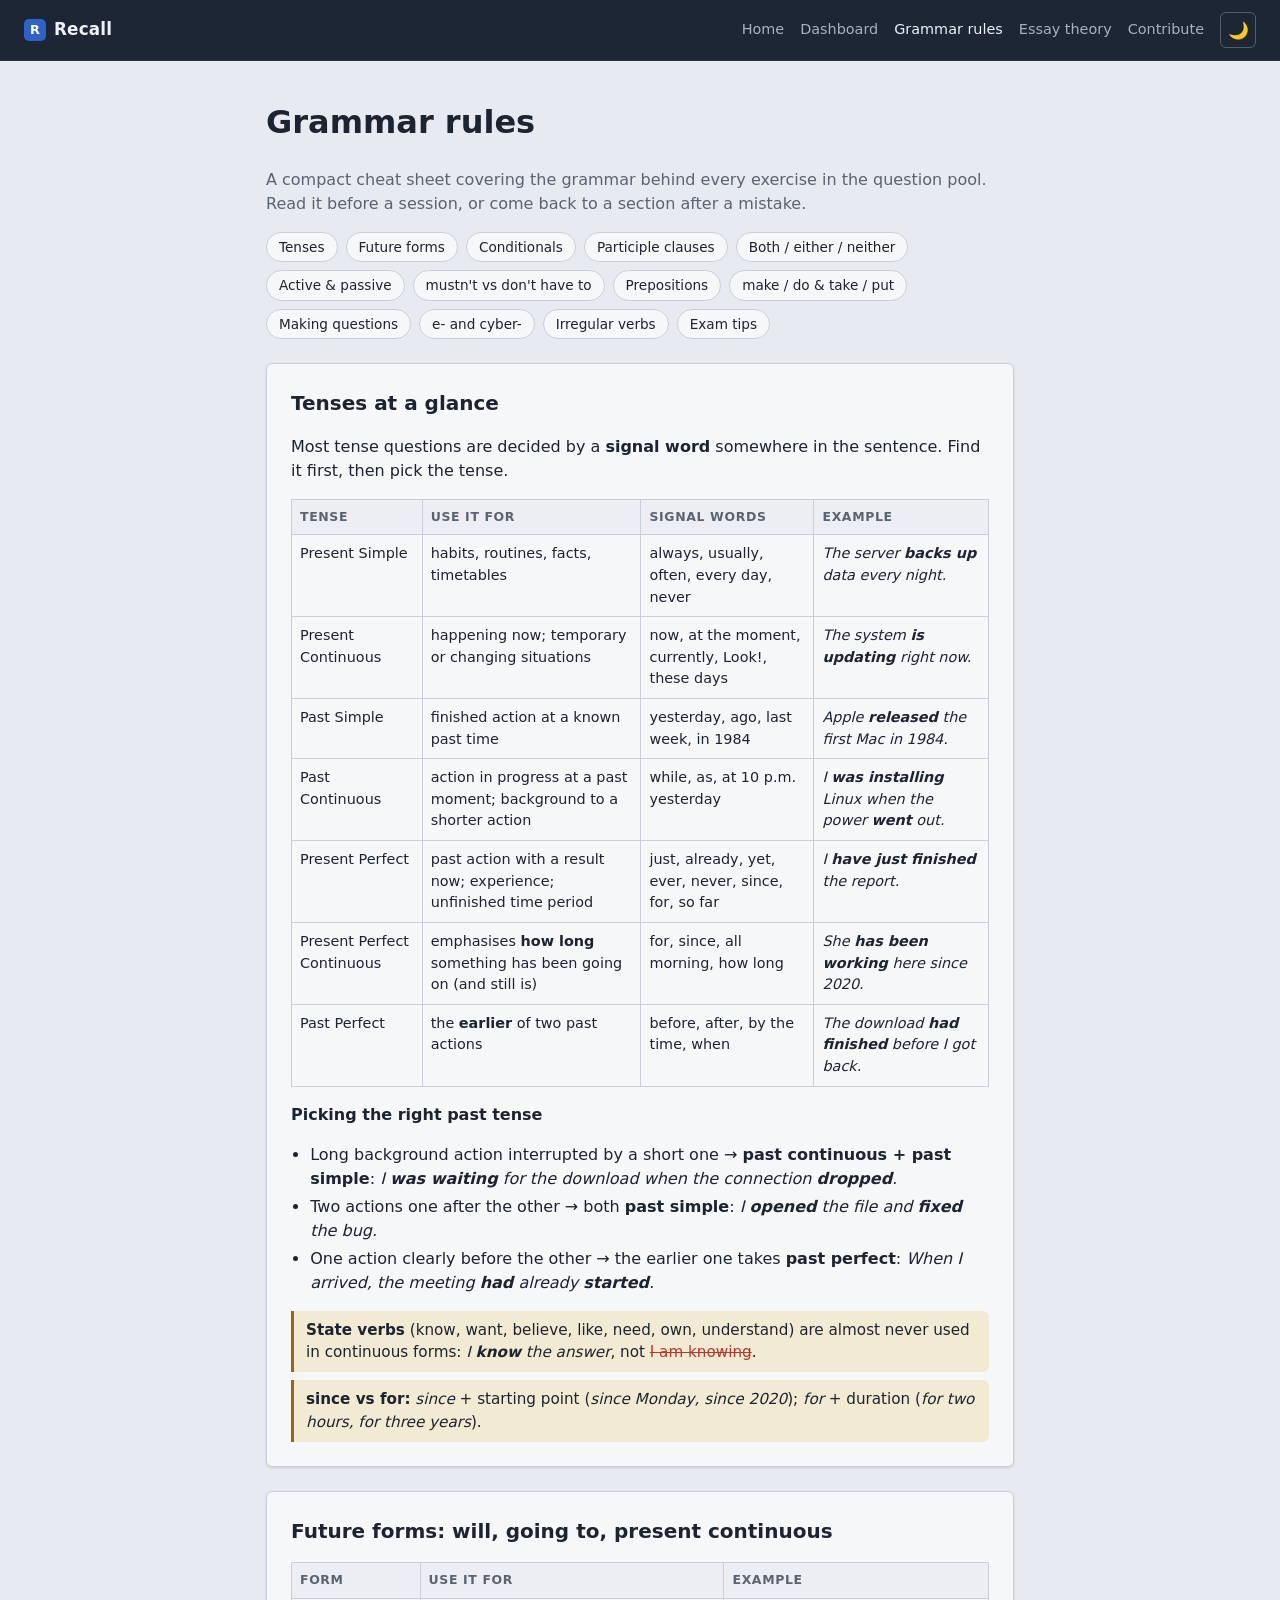
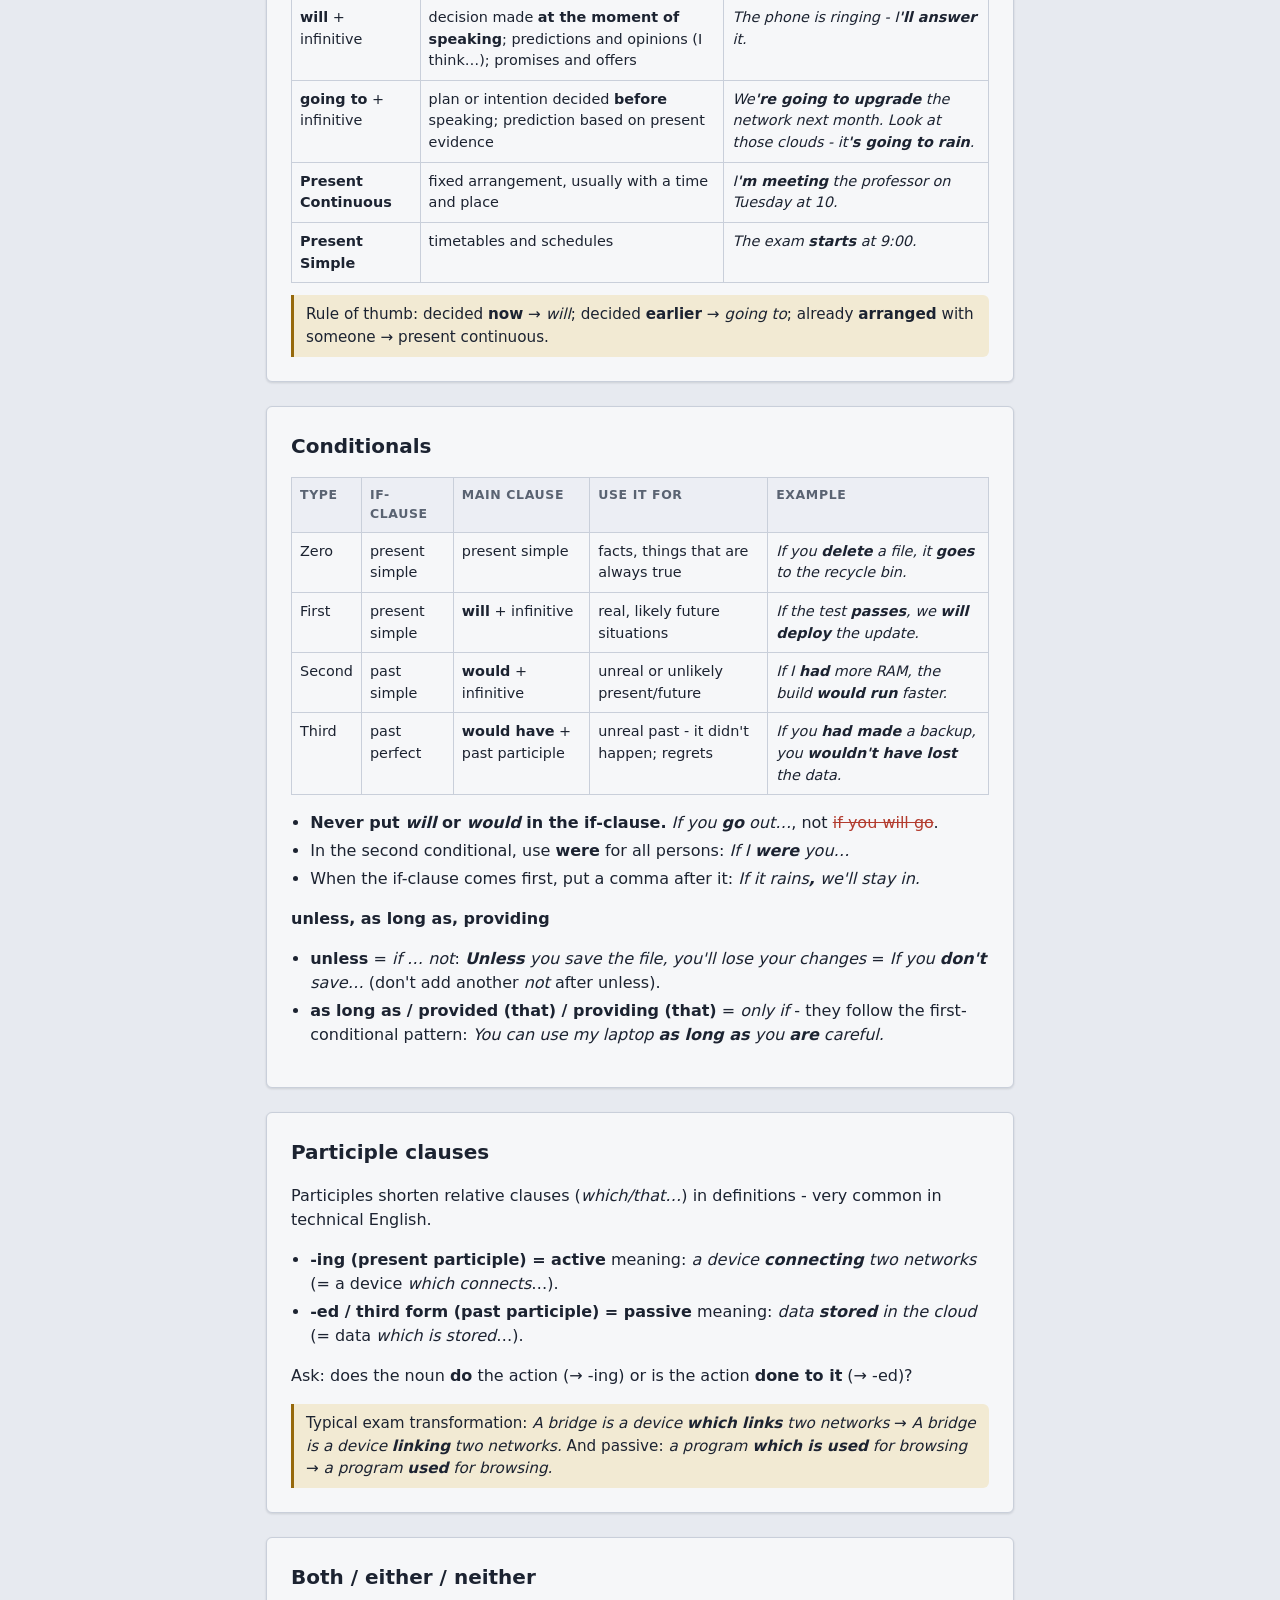
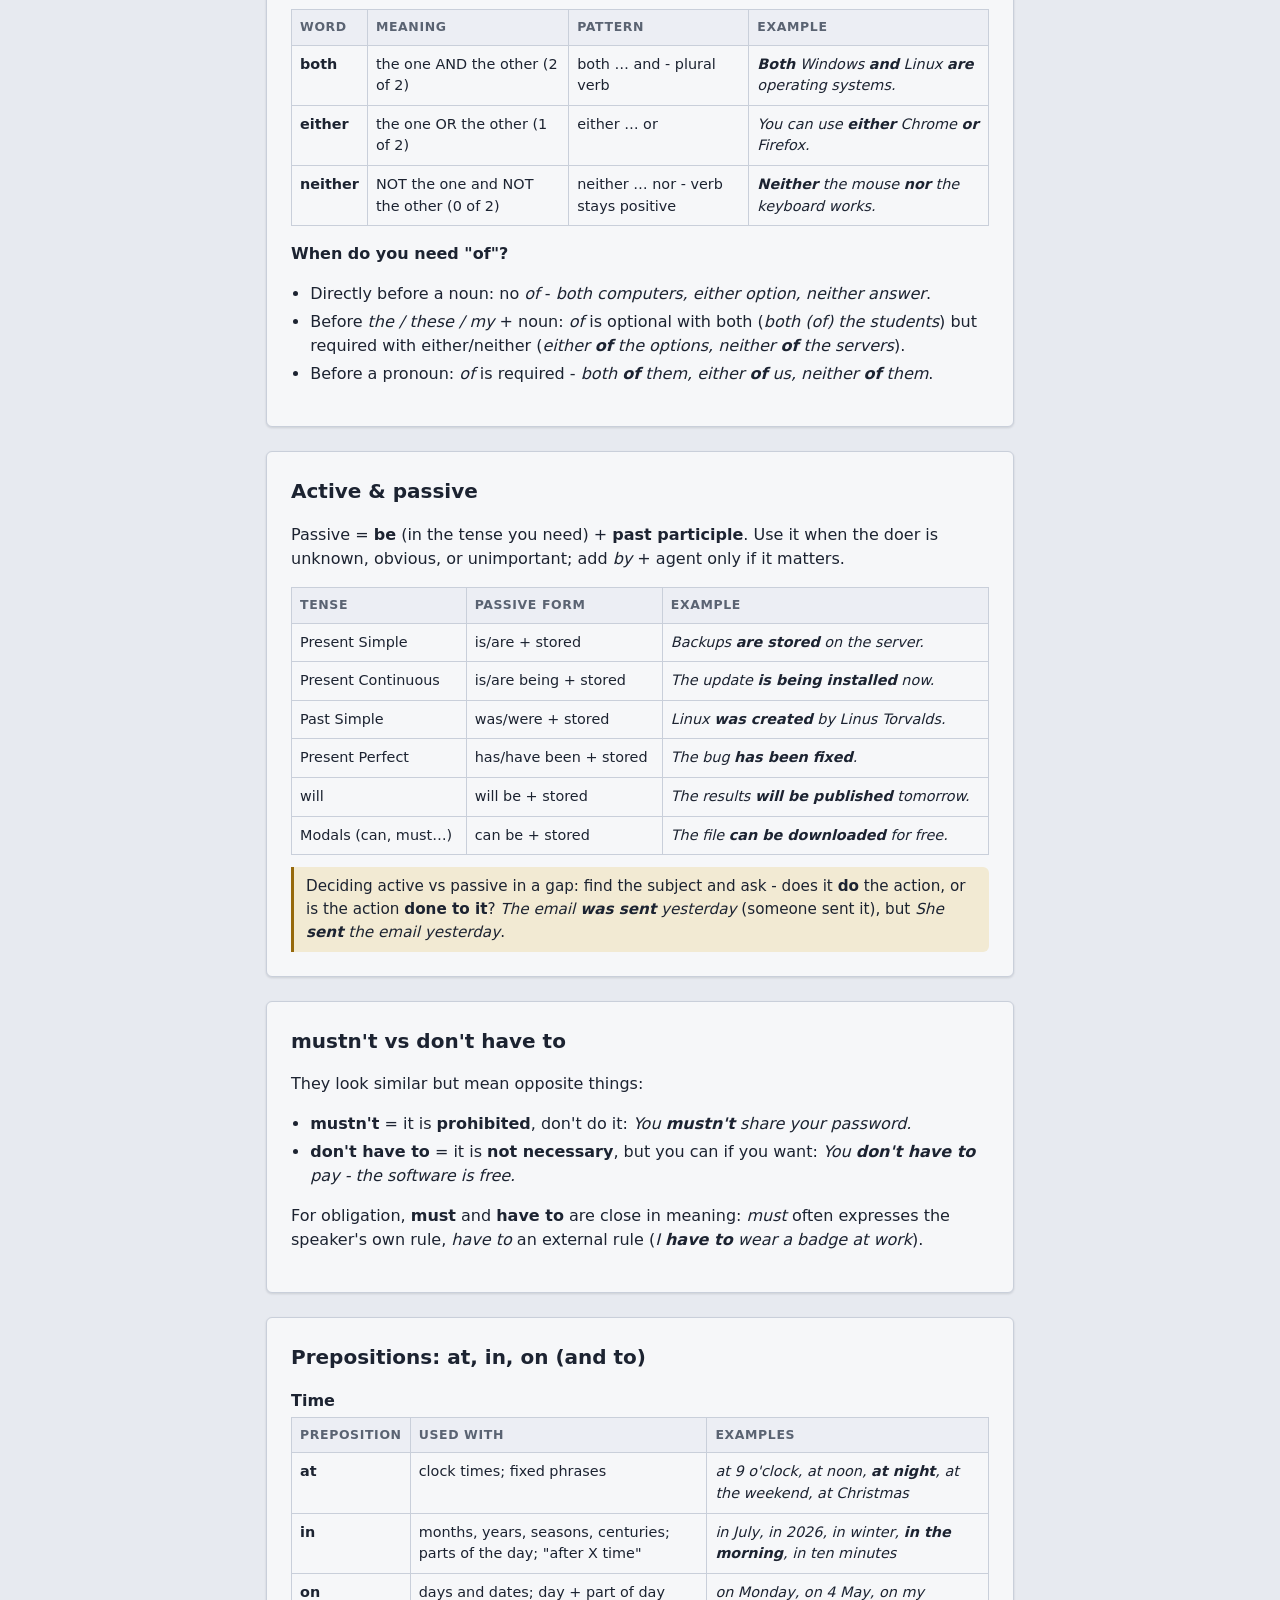
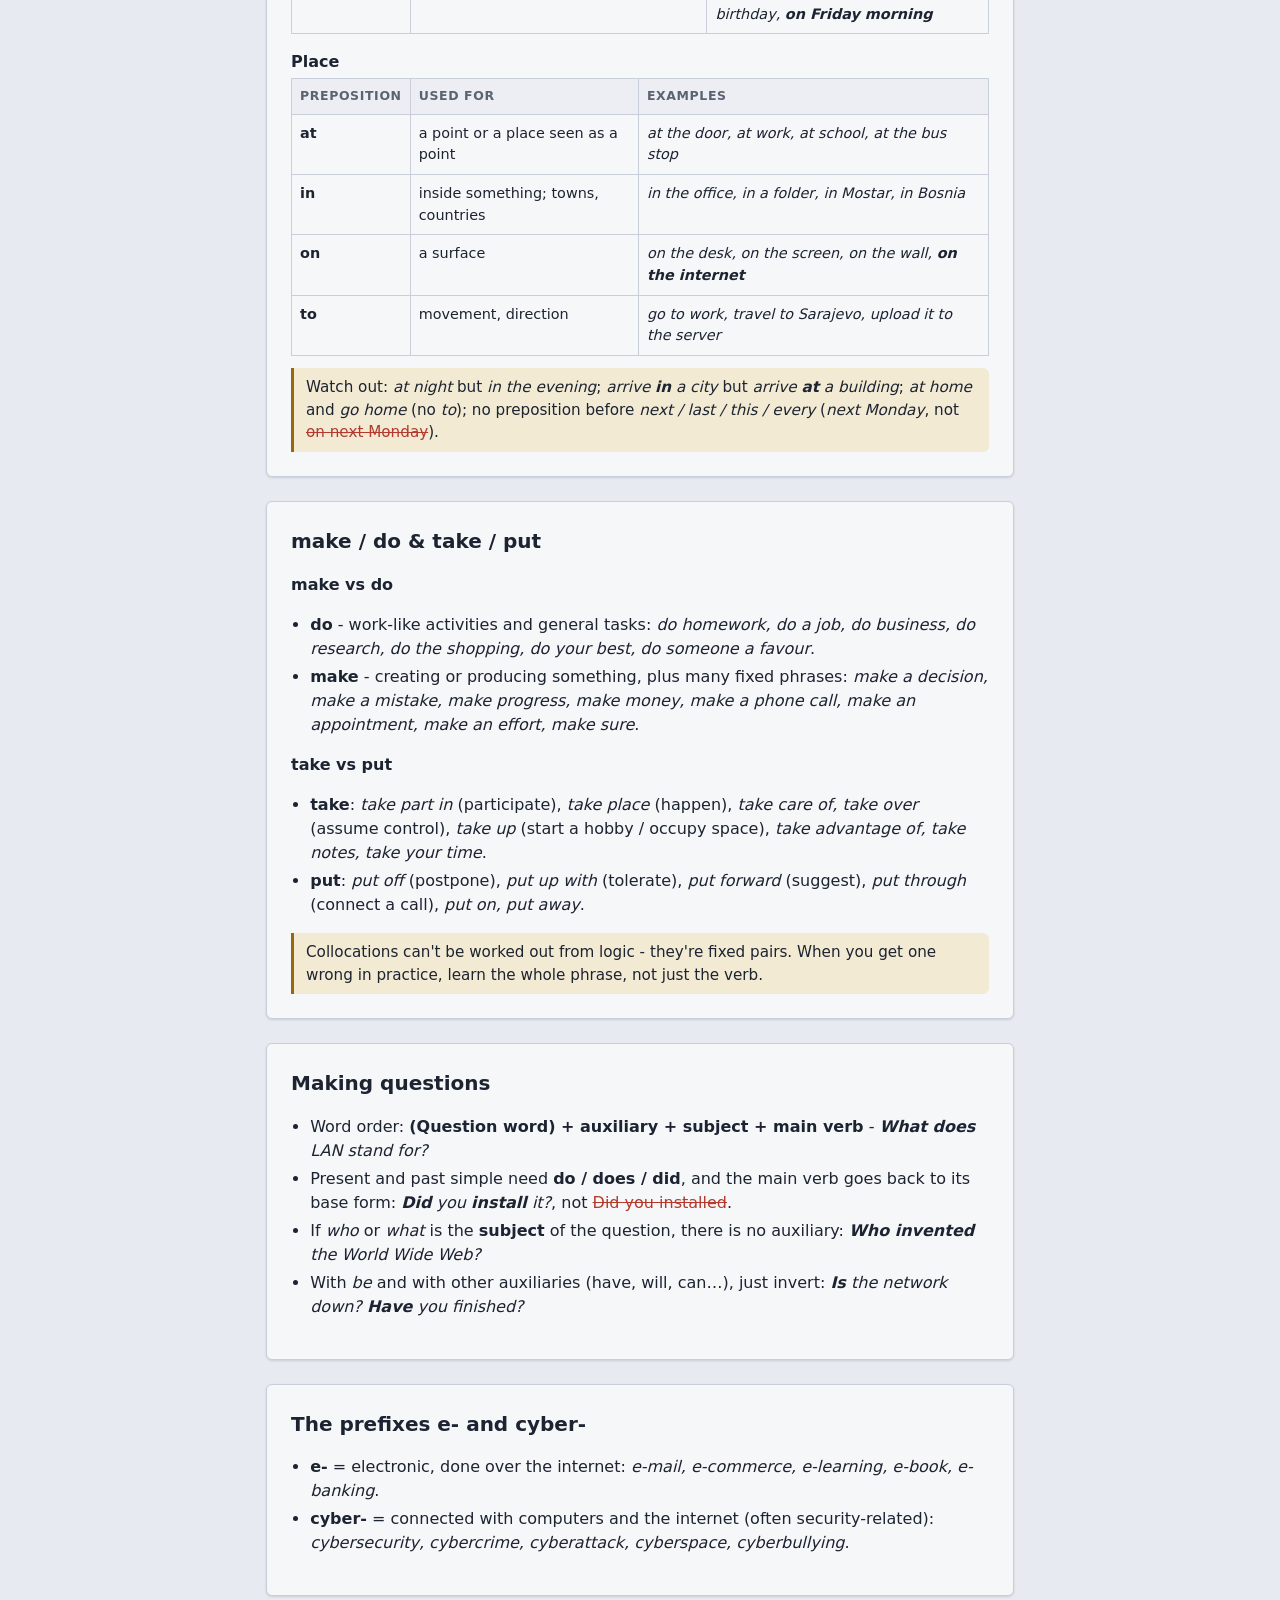
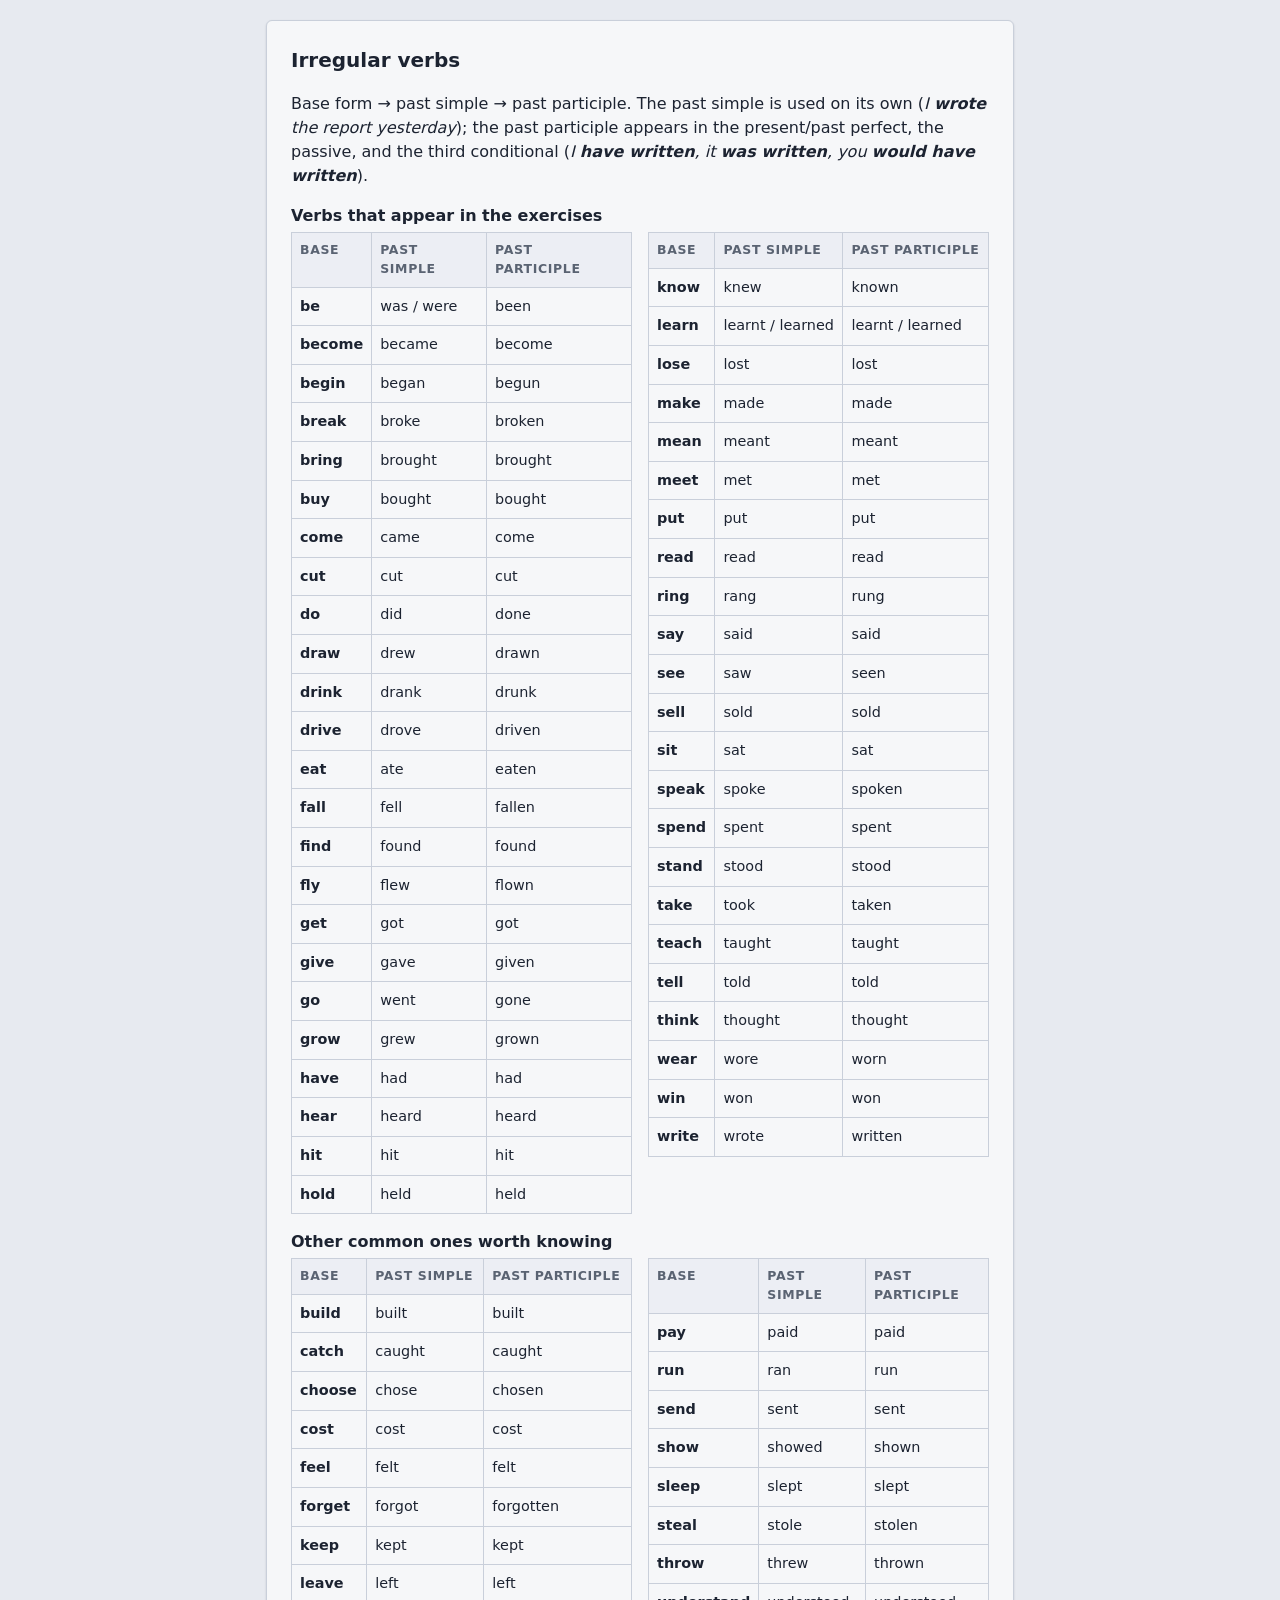
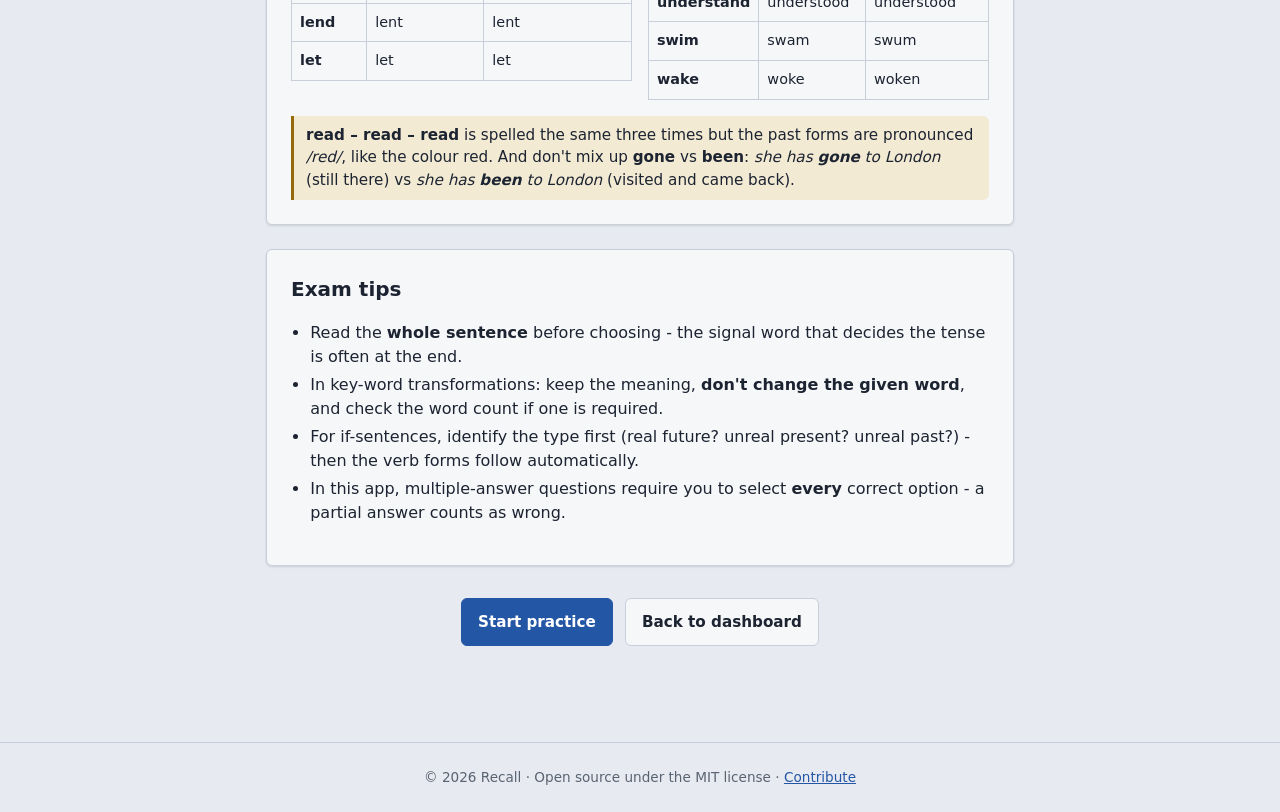
<file: src/rules.html>
<!doctype html>
<html lang="en">
  <head>
    <meta charset="UTF-8" />
    <meta name="viewport" content="width=device-width, initial-scale=1.0" />
    <meta name="theme-color" content="#1d2634" />
    <title>Recall - Grammar Rules</title>
    <meta
      name="description"
      content="Grammar cheat sheet for the FIT English II exam: tenses, conditionals, participle clauses, irregular verbs, prepositions and more."
    />
    <meta property="og:type" content="website" />
    <meta property="og:site_name" content="Recall" />
    <meta property="og:title" content="Recall - Grammar Rules" />
    <meta
      property="og:description"
      content="Grammar cheat sheet for the FIT English II exam: tenses, conditionals, participle clauses, irregular verbs, prepositions and more."
    />
    <meta
      property="og:url"
      content="https://recall-fit.netlify.app/rules.html"
    />
    <meta
      property="og:image"
      content="https://recall-fit.netlify.app/assets/images/og-image.png"
    />
    <link rel="icon" type="image/svg+xml" href="assets/images/favicon.svg" />
    <link
      rel="icon"
      type="image/png"
      sizes="32x32"
      href="assets/images/favicon-32.png"
    />
    <link rel="apple-touch-icon" href="assets/images/apple-touch-icon.png" />
    <script>
      (function () {
        try {
          var saved = localStorage.getItem("quizTheme");
          var prefersDark =
            window.matchMedia &&
            window.matchMedia("(prefers-color-scheme: dark)").matches;
          if (saved === "dark" || (!saved && prefersDark)) {
            document.documentElement.setAttribute("data-theme", "dark");
          }
        } catch (e) {}
      })();
    </script>
    <link rel="stylesheet" href="assets/css/variables.css" />
    <link rel="stylesheet" href="assets/css/base.css" />
    <link rel="stylesheet" href="assets/css/components.css" />
    <link rel="stylesheet" href="assets/css/rules.css" />
  </head>
  <body>
    <header class="app-header">
      <a href="index.html" class="app-logo">Recall</a>
      <nav class="header-nav">
        <a href="index.html" data-switch>Home</a>
        <a href="dashboard.html" data-nav>Dashboard</a>
        <a href="rules.html" data-nav data-feature="rules" class="is-active"
          >Grammar rules</a
        >
        <a href="theory.html" data-nav data-feature="theory">Essay theory</a>
        <a href="contribute.html" data-nav>Contribute</a>
      </nav>
      <button
        type="button"
        id="theme-toggle"
        class="btn theme-toggle"
        aria-label="Toggle dark mode"
      >
        🌙
      </button>
    </header>

    <main class="container rules-screen">
      <h1 id="rules-heading" tabindex="-1">Grammar rules</h1>
      <p class="rules-intro">
        A compact cheat sheet covering the grammar behind every exercise in the
        question pool. Read it before a session, or come back to a section after
        a mistake.
      </p>

      <nav class="rules-toc" aria-label="Sections">
        <a href="#tenses">Tenses</a>
        <a href="#future">Future forms</a>
        <a href="#conditionals">Conditionals</a>
        <a href="#participles">Participle clauses</a>
        <a href="#both-either-neither">Both / either / neither</a>
        <a href="#passive">Active &amp; passive</a>
        <a href="#modals">mustn't vs don't have to</a>
        <a href="#prepositions">Prepositions</a>
        <a href="#collocations">make / do &amp; take / put</a>
        <a href="#questions">Making questions</a>
        <a href="#prefixes">e- and cyber-</a>
        <a href="#irregular-verbs">Irregular verbs</a>
        <a href="#exam-tips">Exam tips</a>
      </nav>

      <section id="tenses" class="rule-section">
        <h2>Tenses at a glance</h2>
        <p>
          Most tense questions are decided by a
          <strong>signal word</strong> somewhere in the sentence. Find it first,
          then pick the tense.
        </p>
        <div class="table-scroll">
          <table class="rules-table">
            <thead>
              <tr>
                <th>Tense</th>
                <th>Use it for</th>
                <th>Signal words</th>
                <th>Example</th>
              </tr>
            </thead>
            <tbody>
              <tr>
                <td>Present Simple</td>
                <td>habits, routines, facts, timetables</td>
                <td>always, usually, often, every day, never</td>
                <td>
                  <em
                    >The server <strong>backs up</strong> data every night.</em
                  >
                </td>
              </tr>
              <tr>
                <td>Present Continuous</td>
                <td>happening now; temporary or changing situations</td>
                <td>now, at the moment, currently, Look!, these days</td>
                <td>
                  <em>The system <strong>is updating</strong> right now.</em>
                </td>
              </tr>
              <tr>
                <td>Past Simple</td>
                <td>finished action at a known past time</td>
                <td>yesterday, ago, last week, in 1984</td>
                <td>
                  <em
                    >Apple <strong>released</strong> the first Mac in 1984.</em
                  >
                </td>
              </tr>
              <tr>
                <td>Past Continuous</td>
                <td>
                  action in progress at a past moment; background to a shorter
                  action
                </td>
                <td>while, as, at 10 p.m. yesterday</td>
                <td>
                  <em
                    >I <strong>was installing</strong> Linux when the power
                    <strong>went</strong> out.</em
                  >
                </td>
              </tr>
              <tr>
                <td>Present Perfect</td>
                <td>
                  past action with a result now; experience; unfinished time
                  period
                </td>
                <td>just, already, yet, ever, never, since, for, so far</td>
                <td>
                  <em>I <strong>have just finished</strong> the report.</em>
                </td>
              </tr>
              <tr>
                <td>Present Perfect Continuous</td>
                <td>
                  emphasises <strong>how long</strong> something has been going
                  on (and still is)
                </td>
                <td>for, since, all morning, how long</td>
                <td>
                  <em
                    >She <strong>has been working</strong> here since 2020.</em
                  >
                </td>
              </tr>
              <tr>
                <td>Past Perfect</td>
                <td>the <strong>earlier</strong> of two past actions</td>
                <td>before, after, by the time, when</td>
                <td>
                  <em
                    >The download <strong>had finished</strong> before I got
                    back.</em
                  >
                </td>
              </tr>
            </tbody>
          </table>
        </div>

        <h3>Picking the right past tense</h3>
        <ul>
          <li>
            Long background action interrupted by a short one →
            <strong>past continuous + past simple</strong>:
            <em
              >I <strong>was waiting</strong> for the download when the
              connection <strong>dropped</strong>.</em
            >
          </li>
          <li>
            Two actions one after the other → both <strong>past simple</strong>:
            <em
              >I <strong>opened</strong> the file and <strong>fixed</strong> the
              bug.</em
            >
          </li>
          <li>
            One action clearly before the other → the earlier one takes
            <strong>past perfect</strong>:
            <em
              >When I arrived, the meeting <strong>had</strong> already
              <strong>started</strong>.</em
            >
          </li>
        </ul>

        <div class="tip">
          <strong>State verbs</strong> (know, want, believe, like, need, own,
          understand) are almost never used in continuous forms:
          <em>I <strong>know</strong> the answer</em>, not <s>I am knowing</s>.
        </div>
        <div class="tip">
          <strong>since vs for:</strong> <em>since</em> + starting point (<em
            >since Monday, since 2020</em
          >); <em>for</em> + duration (<em>for two hours, for three years</em>).
        </div>
      </section>

      <section id="future" class="rule-section">
        <h2>Future forms: will, going to, present continuous</h2>
        <div class="table-scroll">
          <table class="rules-table">
            <thead>
              <tr>
                <th>Form</th>
                <th>Use it for</th>
                <th>Example</th>
              </tr>
            </thead>
            <tbody>
              <tr>
                <td><strong>will</strong> + infinitive</td>
                <td>
                  decision made <strong>at the moment of speaking</strong>;
                  predictions and opinions (I think…); promises and offers
                </td>
                <td>
                  <em
                    >The phone is ringing - I<strong>'ll answer</strong> it.</em
                  >
                </td>
              </tr>
              <tr>
                <td><strong>going to</strong> + infinitive</td>
                <td>
                  plan or intention decided <strong>before</strong> speaking;
                  prediction based on present evidence
                </td>
                <td>
                  <em
                    >We<strong>'re going to upgrade</strong> the network next
                    month. Look at those clouds - it<strong
                      >'s going to rain</strong
                    >.</em
                  >
                </td>
              </tr>
              <tr>
                <td><strong>Present Continuous</strong></td>
                <td>fixed arrangement, usually with a time and place</td>
                <td>
                  <em
                    >I<strong>'m meeting</strong> the professor on Tuesday at
                    10.</em
                  >
                </td>
              </tr>
              <tr>
                <td><strong>Present Simple</strong></td>
                <td>timetables and schedules</td>
                <td>
                  <em>The exam <strong>starts</strong> at 9:00.</em>
                </td>
              </tr>
            </tbody>
          </table>
        </div>
        <div class="tip">
          Rule of thumb: decided <strong>now</strong> → <em>will</em>; decided
          <strong>earlier</strong> → <em>going to</em>; already
          <strong>arranged</strong> with someone → present continuous.
        </div>
      </section>

      <section id="conditionals" class="rule-section">
        <h2>Conditionals</h2>
        <div class="table-scroll">
          <table class="rules-table">
            <thead>
              <tr>
                <th>Type</th>
                <th>If-clause</th>
                <th>Main clause</th>
                <th>Use it for</th>
                <th>Example</th>
              </tr>
            </thead>
            <tbody>
              <tr>
                <td>Zero</td>
                <td>present simple</td>
                <td>present simple</td>
                <td>facts, things that are always true</td>
                <td>
                  <em
                    >If you <strong>delete</strong> a file, it
                    <strong>goes</strong> to the recycle bin.</em
                  >
                </td>
              </tr>
              <tr>
                <td>First</td>
                <td>present simple</td>
                <td><strong>will</strong> + infinitive</td>
                <td>real, likely future situations</td>
                <td>
                  <em
                    >If the test <strong>passes</strong>, we
                    <strong>will deploy</strong> the update.</em
                  >
                </td>
              </tr>
              <tr>
                <td>Second</td>
                <td>past simple</td>
                <td><strong>would</strong> + infinitive</td>
                <td>unreal or unlikely present/future</td>
                <td>
                  <em
                    >If I <strong>had</strong> more RAM, the build
                    <strong>would run</strong> faster.</em
                  >
                </td>
              </tr>
              <tr>
                <td>Third</td>
                <td>past perfect</td>
                <td><strong>would have</strong> + past participle</td>
                <td>unreal past - it didn't happen; regrets</td>
                <td>
                  <em
                    >If you <strong>had made</strong> a backup, you
                    <strong>wouldn't have lost</strong> the data.</em
                  >
                </td>
              </tr>
            </tbody>
          </table>
        </div>
        <ul>
          <li>
            <strong
              >Never put <em>will</em> or <em>would</em> in the
              if-clause.</strong
            >
            <em>If you <strong>go</strong> out…</em>, not <s>if you will go</s>.
          </li>
          <li>
            In the second conditional, use <strong>were</strong> for all
            persons: <em>If I <strong>were</strong> you…</em>
          </li>
          <li>
            When the if-clause comes first, put a comma after it:
            <em>If it rains<strong>,</strong> we'll stay in.</em>
          </li>
        </ul>

        <h3>unless, as long as, providing</h3>
        <ul>
          <li>
            <strong>unless</strong> = <em>if … not</em>:
            <em
              ><strong>Unless</strong> you save the file, you'll lose your
              changes</em
            >
            = <em>If you <strong>don't</strong> save…</em> (don't add another
            <em>not</em> after unless).
          </li>
          <li>
            <strong>as long as / provided (that) / providing (that)</strong> =
            <em>only if</em> - they follow the first-conditional pattern:
            <em
              >You can use my laptop <strong>as long as</strong> you
              <strong>are</strong> careful.</em
            >
          </li>
        </ul>
      </section>

      <section id="participles" class="rule-section">
        <h2>Participle clauses</h2>
        <p>
          Participles shorten relative clauses (<em>which/that…</em>) in
          definitions - very common in technical English.
        </p>
        <ul>
          <li>
            <strong>-ing (present participle) = active</strong> meaning:
            <em>a device <strong>connecting</strong> two networks</em> (= a
            device <em>which connects</em>…).
          </li>
          <li>
            <strong>-ed / third form (past participle) = passive</strong>
            meaning: <em>data <strong>stored</strong> in the cloud</em> (= data
            <em>which is stored</em>…).
          </li>
        </ul>
        <p>
          Ask: does the noun <strong>do</strong> the action (→ -ing) or is the
          action <strong>done to it</strong> (→ -ed)?
        </p>
        <div class="tip">
          Typical exam transformation:
          <em
            >A bridge is a device <strong>which links</strong> two networks</em
          >
          →
          <em>A bridge is a device <strong>linking</strong> two networks.</em>
          And passive:
          <em>a program <strong>which is used</strong> for browsing</em> →
          <em>a program <strong>used</strong> for browsing.</em>
        </div>
      </section>

      <section id="both-either-neither" class="rule-section">
        <h2>Both / either / neither</h2>
        <div class="table-scroll">
          <table class="rules-table">
            <thead>
              <tr>
                <th>Word</th>
                <th>Meaning</th>
                <th>Pattern</th>
                <th>Example</th>
              </tr>
            </thead>
            <tbody>
              <tr>
                <td><strong>both</strong></td>
                <td>the one AND the other (2 of 2)</td>
                <td>both … and - plural verb</td>
                <td>
                  <em
                    ><strong>Both</strong> Windows <strong>and</strong> Linux
                    <strong>are</strong> operating systems.</em
                  >
                </td>
              </tr>
              <tr>
                <td><strong>either</strong></td>
                <td>the one OR the other (1 of 2)</td>
                <td>either … or</td>
                <td>
                  <em
                    >You can use <strong>either</strong> Chrome
                    <strong>or</strong> Firefox.</em
                  >
                </td>
              </tr>
              <tr>
                <td><strong>neither</strong></td>
                <td>NOT the one and NOT the other (0 of 2)</td>
                <td>neither … nor - verb stays positive</td>
                <td>
                  <em
                    ><strong>Neither</strong> the mouse <strong>nor</strong> the
                    keyboard works.</em
                  >
                </td>
              </tr>
            </tbody>
          </table>
        </div>
        <h3>When do you need "of"?</h3>
        <ul>
          <li>
            Directly before a noun: no <em>of</em> -
            <em>both computers, either option, neither answer</em>.
          </li>
          <li>
            Before <em>the / these / my</em> + noun: <em>of</em> is optional
            with both (<em>both (of) the students</em>) but required with
            either/neither (<em
              >either <strong>of</strong> the options, neither
              <strong>of</strong> the servers</em
            >).
          </li>
          <li>
            Before a pronoun: <em>of</em> is required -
            <em
              >both <strong>of</strong> them, either <strong>of</strong> us,
              neither <strong>of</strong> them</em
            >.
          </li>
        </ul>
      </section>

      <section id="passive" class="rule-section">
        <h2>Active &amp; passive</h2>
        <p>
          Passive = <strong>be</strong> (in the tense you need) +
          <strong>past participle</strong>. Use it when the doer is unknown,
          obvious, or unimportant; add <em>by</em> + agent only if it matters.
        </p>
        <div class="table-scroll">
          <table class="rules-table">
            <thead>
              <tr>
                <th>Tense</th>
                <th>Passive form</th>
                <th>Example</th>
              </tr>
            </thead>
            <tbody>
              <tr>
                <td>Present Simple</td>
                <td>is/are + stored</td>
                <td>
                  <em>Backups <strong>are stored</strong> on the server.</em>
                </td>
              </tr>
              <tr>
                <td>Present Continuous</td>
                <td>is/are being + stored</td>
                <td>
                  <em>The update <strong>is being installed</strong> now.</em>
                </td>
              </tr>
              <tr>
                <td>Past Simple</td>
                <td>was/were + stored</td>
                <td>
                  <em>Linux <strong>was created</strong> by Linus Torvalds.</em>
                </td>
              </tr>
              <tr>
                <td>Present Perfect</td>
                <td>has/have been + stored</td>
                <td>
                  <em>The bug <strong>has been fixed</strong>.</em>
                </td>
              </tr>
              <tr>
                <td>will</td>
                <td>will be + stored</td>
                <td>
                  <em
                    >The results
                    <strong>will be published</strong> tomorrow.</em
                  >
                </td>
              </tr>
              <tr>
                <td>Modals (can, must…)</td>
                <td>can be + stored</td>
                <td>
                  <em>The file <strong>can be downloaded</strong> for free.</em>
                </td>
              </tr>
            </tbody>
          </table>
        </div>
        <div class="tip">
          Deciding active vs passive in a gap: find the subject and ask - does
          it <strong>do</strong> the action, or is the action
          <strong>done to it</strong>?
          <em>The email <strong>was sent</strong> yesterday</em> (someone sent
          it), but <em>She <strong>sent</strong> the email yesterday</em>.
        </div>
      </section>

      <section id="modals" class="rule-section">
        <h2>mustn't vs don't have to</h2>
        <p>They look similar but mean opposite things:</p>
        <ul>
          <li>
            <strong>mustn't</strong> = it is <strong>prohibited</strong>, don't
            do it: <em>You <strong>mustn't</strong> share your password.</em>
          </li>
          <li>
            <strong>don't have to</strong> = it is
            <strong>not necessary</strong>, but you can if you want:
            <em
              >You <strong>don't have to</strong> pay - the software is
              free.</em
            >
          </li>
        </ul>
        <p>
          For obligation, <strong>must</strong> and <strong>have to</strong> are
          close in meaning: <em>must</em> often expresses the speaker's own
          rule, <em>have to</em> an external rule (<em
            >I <strong>have to</strong> wear a badge at work</em
          >).
        </p>
      </section>

      <section id="prepositions" class="rule-section">
        <h2>Prepositions: at, in, on (and to)</h2>
        <h3>Time</h3>
        <div class="table-scroll">
          <table class="rules-table">
            <thead>
              <tr>
                <th>Preposition</th>
                <th>Used with</th>
                <th>Examples</th>
              </tr>
            </thead>
            <tbody>
              <tr>
                <td><strong>at</strong></td>
                <td>clock times; fixed phrases</td>
                <td>
                  <em
                    >at 9 o'clock, at noon, <strong>at night</strong>, at the
                    weekend, at Christmas</em
                  >
                </td>
              </tr>
              <tr>
                <td><strong>in</strong></td>
                <td>
                  months, years, seasons, centuries; parts of the day; "after X
                  time"
                </td>
                <td>
                  <em
                    >in July, in 2026, in winter,
                    <strong>in the morning</strong>, in ten minutes</em
                  >
                </td>
              </tr>
              <tr>
                <td><strong>on</strong></td>
                <td>days and dates; day + part of day</td>
                <td>
                  <em
                    >on Monday, on 4 May, on my birthday,
                    <strong>on Friday morning</strong></em
                  >
                </td>
              </tr>
            </tbody>
          </table>
        </div>
        <h3>Place</h3>
        <div class="table-scroll">
          <table class="rules-table">
            <thead>
              <tr>
                <th>Preposition</th>
                <th>Used for</th>
                <th>Examples</th>
              </tr>
            </thead>
            <tbody>
              <tr>
                <td><strong>at</strong></td>
                <td>a point or a place seen as a point</td>
                <td>
                  <em>at the door, at work, at school, at the bus stop</em>
                </td>
              </tr>
              <tr>
                <td><strong>in</strong></td>
                <td>inside something; towns, countries</td>
                <td>
                  <em>in the office, in a folder, in Mostar, in Bosnia</em>
                </td>
              </tr>
              <tr>
                <td><strong>on</strong></td>
                <td>a surface</td>
                <td>
                  <em
                    >on the desk, on the screen, on the wall,
                    <strong>on the internet</strong></em
                  >
                </td>
              </tr>
              <tr>
                <td><strong>to</strong></td>
                <td>movement, direction</td>
                <td>
                  <em
                    >go to work, travel to Sarajevo, upload it to the server</em
                  >
                </td>
              </tr>
            </tbody>
          </table>
        </div>
        <div class="tip">
          Watch out: <em>at night</em> but <em>in the evening</em>;
          <em>arrive <strong>in</strong> a city</em> but
          <em>arrive <strong>at</strong> a building</em>; <em>at home</em> and
          <em>go home</em> (no <em>to</em>); no preposition before
          <em>next / last / this / every</em> (<em>next Monday</em>, not
          <s>on next Monday</s>).
        </div>
      </section>

      <section id="collocations" class="rule-section">
        <h2>make / do &amp; take / put</h2>
        <h3>make vs do</h3>
        <ul>
          <li>
            <strong>do</strong> - work-like activities and general tasks:
            <em
              >do homework, do a job, do business, do research, do the shopping,
              do your best, do someone a favour</em
            >.
          </li>
          <li>
            <strong>make</strong> - creating or producing something, plus many
            fixed phrases:
            <em
              >make a decision, make a mistake, make progress, make money, make
              a phone call, make an appointment, make an effort, make sure</em
            >.
          </li>
        </ul>
        <h3>take vs put</h3>
        <ul>
          <li>
            <strong>take</strong>: <em>take part in</em> (participate),
            <em>take place</em> (happen),
            <em>take care of, take over</em> (assume control),
            <em>take up</em> (start a hobby / occupy space),
            <em>take advantage of, take notes, take your time</em>.
          </li>
          <li>
            <strong>put</strong>: <em>put off</em> (postpone),
            <em>put up with</em> (tolerate), <em>put forward</em> (suggest),
            <em>put through</em> (connect a call), <em>put on, put away</em>.
          </li>
        </ul>
        <div class="tip">
          Collocations can't be worked out from logic - they're fixed pairs.
          When you get one wrong in practice, learn the whole phrase, not just
          the verb.
        </div>
      </section>

      <section id="questions" class="rule-section">
        <h2>Making questions</h2>
        <ul>
          <li>
            Word order:
            <strong>(Question word) + auxiliary + subject + main verb</strong> -
            <em><strong>What does</strong> LAN stand for?</em>
          </li>
          <li>
            Present and past simple need <strong>do / does / did</strong>, and
            the main verb goes back to its base form:
            <em><strong>Did</strong> you <strong>install</strong> it?</em>, not
            <s>Did you installed</s>.
          </li>
          <li>
            If <em>who</em> or <em>what</em> is the <strong>subject</strong> of
            the question, there is no auxiliary:
            <em><strong>Who invented</strong> the World Wide Web?</em>
          </li>
          <li>
            With <em>be</em> and with other auxiliaries (have, will, can…), just
            invert:
            <em
              ><strong>Is</strong> the network down? <strong>Have</strong> you
              finished?</em
            >
          </li>
        </ul>
      </section>

      <section id="prefixes" class="rule-section">
        <h2>The prefixes e- and cyber-</h2>
        <ul>
          <li>
            <strong>e-</strong> = electronic, done over the internet:
            <em>e-mail, e-commerce, e-learning, e-book, e-banking</em>.
          </li>
          <li>
            <strong>cyber-</strong> = connected with computers and the internet
            (often security-related):
            <em
              >cybersecurity, cybercrime, cyberattack, cyberspace,
              cyberbullying</em
            >.
          </li>
        </ul>
      </section>

      <section id="irregular-verbs" class="rule-section">
        <h2>Irregular verbs</h2>
        <p>
          Base form → past simple → past participle. The past simple is used on
          its own (<em>I <strong>wrote</strong> the report yesterday</em>); the
          past participle appears in the present/past perfect, the passive, and
          the third conditional (<em
            >I <strong>have written</strong>, it <strong>was written</strong>,
            you <strong>would have written</strong></em
          >).
        </p>

        <h3>Verbs that appear in the exercises</h3>
        <div class="verbs-grid">
          <table class="rules-table verbs-table">
            <thead>
              <tr>
                <th>Base</th>
                <th>Past simple</th>
                <th>Past participle</th>
              </tr>
            </thead>
            <tbody>
              <tr>
                <td>be</td>
                <td>was / were</td>
                <td>been</td>
              </tr>
              <tr>
                <td>become</td>
                <td>became</td>
                <td>become</td>
              </tr>
              <tr>
                <td>begin</td>
                <td>began</td>
                <td>begun</td>
              </tr>
              <tr>
                <td>break</td>
                <td>broke</td>
                <td>broken</td>
              </tr>
              <tr>
                <td>bring</td>
                <td>brought</td>
                <td>brought</td>
              </tr>
              <tr>
                <td>buy</td>
                <td>bought</td>
                <td>bought</td>
              </tr>
              <tr>
                <td>come</td>
                <td>came</td>
                <td>come</td>
              </tr>
              <tr>
                <td>cut</td>
                <td>cut</td>
                <td>cut</td>
              </tr>
              <tr>
                <td>do</td>
                <td>did</td>
                <td>done</td>
              </tr>
              <tr>
                <td>draw</td>
                <td>drew</td>
                <td>drawn</td>
              </tr>
              <tr>
                <td>drink</td>
                <td>drank</td>
                <td>drunk</td>
              </tr>
              <tr>
                <td>drive</td>
                <td>drove</td>
                <td>driven</td>
              </tr>
              <tr>
                <td>eat</td>
                <td>ate</td>
                <td>eaten</td>
              </tr>
              <tr>
                <td>fall</td>
                <td>fell</td>
                <td>fallen</td>
              </tr>
              <tr>
                <td>find</td>
                <td>found</td>
                <td>found</td>
              </tr>
              <tr>
                <td>fly</td>
                <td>flew</td>
                <td>flown</td>
              </tr>
              <tr>
                <td>get</td>
                <td>got</td>
                <td>got</td>
              </tr>
              <tr>
                <td>give</td>
                <td>gave</td>
                <td>given</td>
              </tr>
              <tr>
                <td>go</td>
                <td>went</td>
                <td>gone</td>
              </tr>
              <tr>
                <td>grow</td>
                <td>grew</td>
                <td>grown</td>
              </tr>
              <tr>
                <td>have</td>
                <td>had</td>
                <td>had</td>
              </tr>
              <tr>
                <td>hear</td>
                <td>heard</td>
                <td>heard</td>
              </tr>
              <tr>
                <td>hit</td>
                <td>hit</td>
                <td>hit</td>
              </tr>
              <tr>
                <td>hold</td>
                <td>held</td>
                <td>held</td>
              </tr>
            </tbody>
          </table>
          <table class="rules-table verbs-table">
            <thead>
              <tr>
                <th>Base</th>
                <th>Past simple</th>
                <th>Past participle</th>
              </tr>
            </thead>
            <tbody>
              <tr>
                <td>know</td>
                <td>knew</td>
                <td>known</td>
              </tr>
              <tr>
                <td>learn</td>
                <td>learnt / learned</td>
                <td>learnt / learned</td>
              </tr>
              <tr>
                <td>lose</td>
                <td>lost</td>
                <td>lost</td>
              </tr>
              <tr>
                <td>make</td>
                <td>made</td>
                <td>made</td>
              </tr>
              <tr>
                <td>mean</td>
                <td>meant</td>
                <td>meant</td>
              </tr>
              <tr>
                <td>meet</td>
                <td>met</td>
                <td>met</td>
              </tr>
              <tr>
                <td>put</td>
                <td>put</td>
                <td>put</td>
              </tr>
              <tr>
                <td>read</td>
                <td>read</td>
                <td>read</td>
              </tr>
              <tr>
                <td>ring</td>
                <td>rang</td>
                <td>rung</td>
              </tr>
              <tr>
                <td>say</td>
                <td>said</td>
                <td>said</td>
              </tr>
              <tr>
                <td>see</td>
                <td>saw</td>
                <td>seen</td>
              </tr>
              <tr>
                <td>sell</td>
                <td>sold</td>
                <td>sold</td>
              </tr>
              <tr>
                <td>sit</td>
                <td>sat</td>
                <td>sat</td>
              </tr>
              <tr>
                <td>speak</td>
                <td>spoke</td>
                <td>spoken</td>
              </tr>
              <tr>
                <td>spend</td>
                <td>spent</td>
                <td>spent</td>
              </tr>
              <tr>
                <td>stand</td>
                <td>stood</td>
                <td>stood</td>
              </tr>
              <tr>
                <td>take</td>
                <td>took</td>
                <td>taken</td>
              </tr>
              <tr>
                <td>teach</td>
                <td>taught</td>
                <td>taught</td>
              </tr>
              <tr>
                <td>tell</td>
                <td>told</td>
                <td>told</td>
              </tr>
              <tr>
                <td>think</td>
                <td>thought</td>
                <td>thought</td>
              </tr>
              <tr>
                <td>wear</td>
                <td>wore</td>
                <td>worn</td>
              </tr>
              <tr>
                <td>win</td>
                <td>won</td>
                <td>won</td>
              </tr>
              <tr>
                <td>write</td>
                <td>wrote</td>
                <td>written</td>
              </tr>
            </tbody>
          </table>
        </div>

        <h3>Other common ones worth knowing</h3>
        <div class="verbs-grid">
          <table class="rules-table verbs-table">
            <thead>
              <tr>
                <th>Base</th>
                <th>Past simple</th>
                <th>Past participle</th>
              </tr>
            </thead>
            <tbody>
              <tr>
                <td>build</td>
                <td>built</td>
                <td>built</td>
              </tr>
              <tr>
                <td>catch</td>
                <td>caught</td>
                <td>caught</td>
              </tr>
              <tr>
                <td>choose</td>
                <td>chose</td>
                <td>chosen</td>
              </tr>
              <tr>
                <td>cost</td>
                <td>cost</td>
                <td>cost</td>
              </tr>
              <tr>
                <td>feel</td>
                <td>felt</td>
                <td>felt</td>
              </tr>
              <tr>
                <td>forget</td>
                <td>forgot</td>
                <td>forgotten</td>
              </tr>
              <tr>
                <td>keep</td>
                <td>kept</td>
                <td>kept</td>
              </tr>
              <tr>
                <td>leave</td>
                <td>left</td>
                <td>left</td>
              </tr>
              <tr>
                <td>lend</td>
                <td>lent</td>
                <td>lent</td>
              </tr>
              <tr>
                <td>let</td>
                <td>let</td>
                <td>let</td>
              </tr>
            </tbody>
          </table>
          <table class="rules-table verbs-table">
            <thead>
              <tr>
                <th>Base</th>
                <th>Past simple</th>
                <th>Past participle</th>
              </tr>
            </thead>
            <tbody>
              <tr>
                <td>pay</td>
                <td>paid</td>
                <td>paid</td>
              </tr>
              <tr>
                <td>run</td>
                <td>ran</td>
                <td>run</td>
              </tr>
              <tr>
                <td>send</td>
                <td>sent</td>
                <td>sent</td>
              </tr>
              <tr>
                <td>show</td>
                <td>showed</td>
                <td>shown</td>
              </tr>
              <tr>
                <td>sleep</td>
                <td>slept</td>
                <td>slept</td>
              </tr>
              <tr>
                <td>steal</td>
                <td>stole</td>
                <td>stolen</td>
              </tr>
              <tr>
                <td>throw</td>
                <td>threw</td>
                <td>thrown</td>
              </tr>
              <tr>
                <td>understand</td>
                <td>understood</td>
                <td>understood</td>
              </tr>
              <tr>
                <td>swim</td>
                <td>swam</td>
                <td>swum</td>
              </tr>
              <tr>
                <td>wake</td>
                <td>woke</td>
                <td>woken</td>
              </tr>
            </tbody>
          </table>
        </div>

        <div class="tip">
          <strong>read – read – read</strong> is spelled the same three times
          but the past forms are pronounced <em>/red/</em>, like the colour red.
          And don't mix up <strong>gone</strong> vs <strong>been</strong>:
          <em>she has <strong>gone</strong> to London</em> (still there) vs
          <em>she has <strong>been</strong> to London</em> (visited and came
          back).
        </div>
      </section>

      <section id="exam-tips" class="rule-section">
        <h2>Exam tips</h2>
        <ul>
          <li>
            Read the <strong>whole sentence</strong> before choosing - the
            signal word that decides the tense is often at the end.
          </li>
          <li>
            In key-word transformations: keep the meaning,
            <strong>don't change the given word</strong>, and check the word
            count if one is required.
          </li>
          <li>
            For if-sentences, identify the type first (real future? unreal
            present? unreal past?) - then the verb forms follow automatically.
          </li>
          <li>
            In this app, multiple-answer questions require you to select
            <strong>every</strong> correct option - a partial answer counts as
            wrong.
          </li>
        </ul>
      </section>

      <div class="actions rules-actions">
        <a href="quiz.html" data-nav class="btn btn-primary">Start practice</a>
        <a href="dashboard.html" data-nav class="btn">Back to dashboard</a>
      </div>
    </main>

    <button
      type="button"
      id="back-to-top"
      class="btn back-to-top"
      aria-label="Back to top"
    >
      <svg
        width="16"
        height="16"
        viewBox="0 0 24 24"
        fill="none"
        stroke="currentColor"
        stroke-width="2"
        stroke-linecap="round"
        stroke-linejoin="round"
        aria-hidden="true"
      >
        <polyline points="18 15 12 9 6 15"></polyline>
      </svg>
      Top
    </button>

    <footer class="app-footer">
      <p>
        © 2026 Recall · Open source under the MIT license ·
        <a href="contribute.html">Contribute</a>
      </p>
    </footer>

    <script type="module" src="assets/js/nav.js"></script>
    <script type="module" src="assets/js/main-static.js"></script>
    <script type="module" src="assets/js/sw-register.js"></script>
    <!-- Cloudflare Web Analytics -->
    <script
      defer
      src="https://static.cloudflareinsights.com/beacon.min.js"
      data-cf-beacon='{"token": "2d894505941446eaa9881d46d337e4bb"}'
    ></script>
    <!-- End Cloudflare Web Analytics -->
  </body>
</html>
</file>
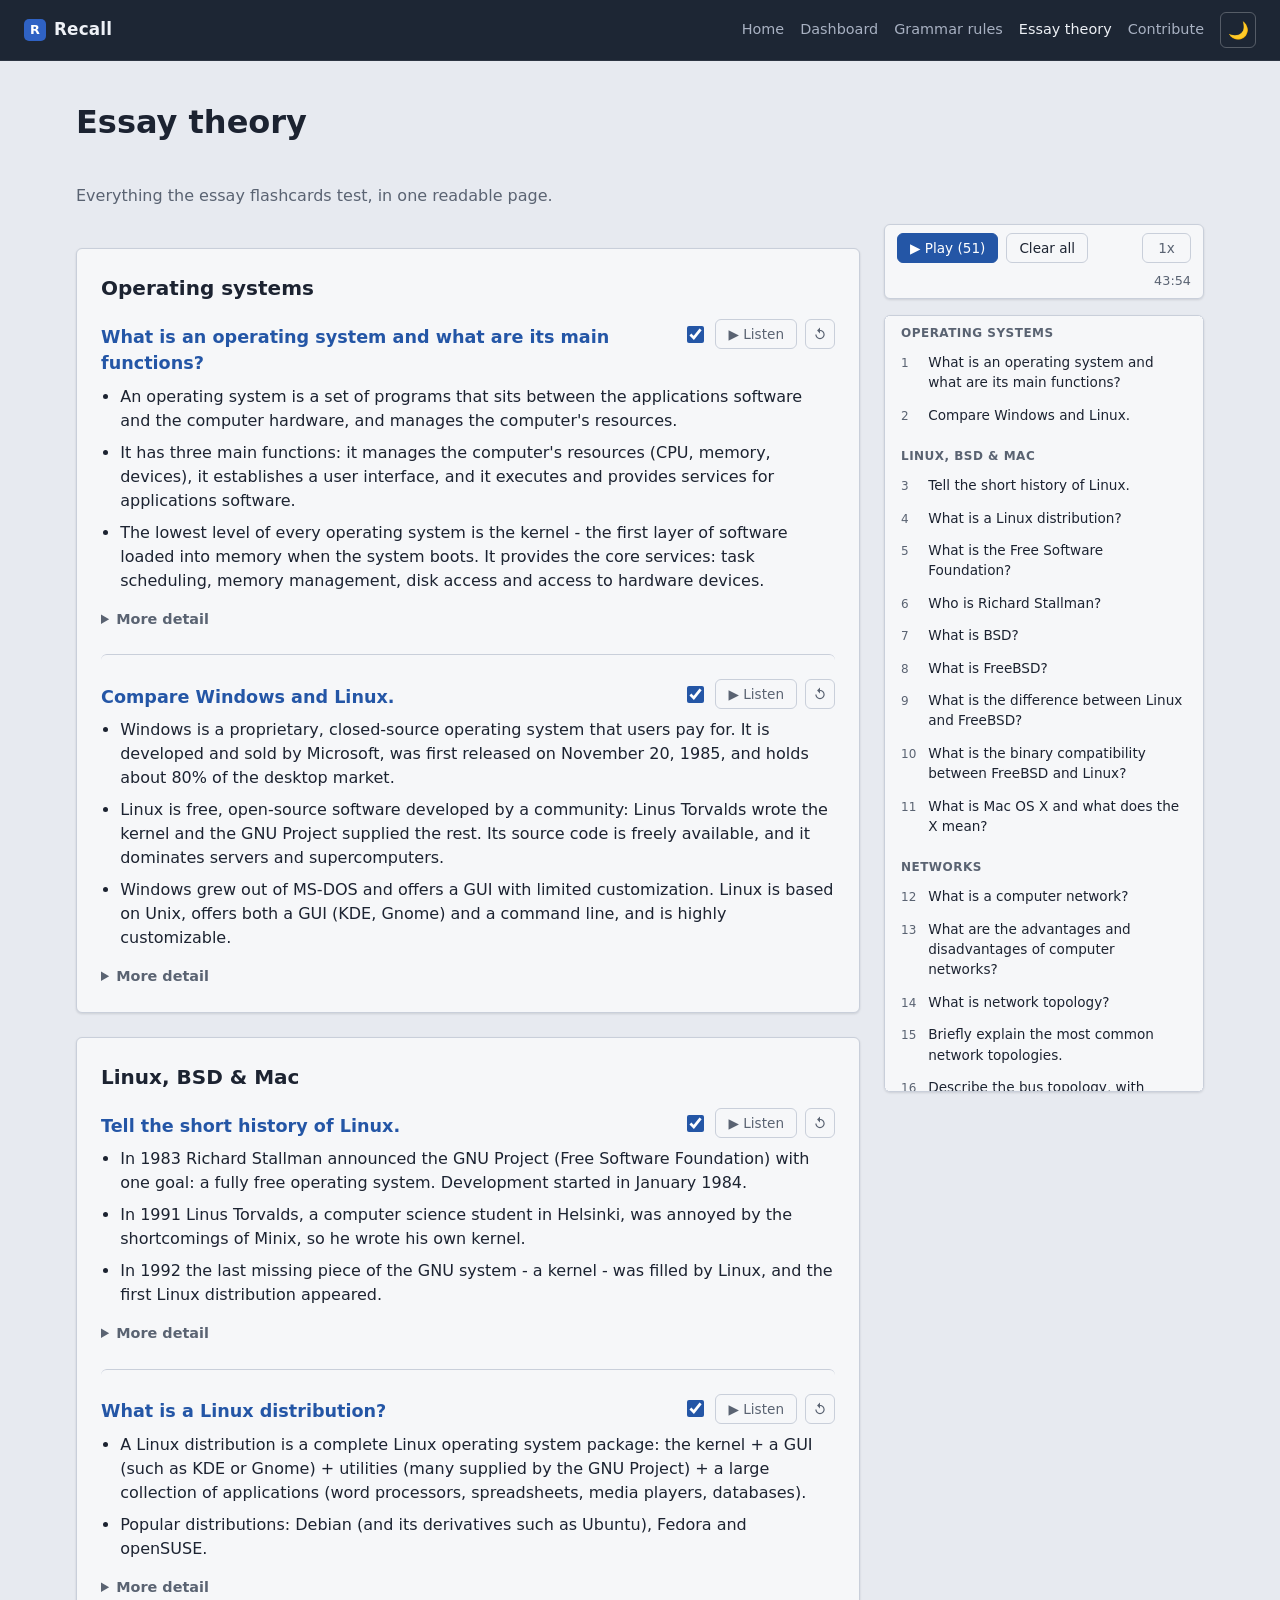
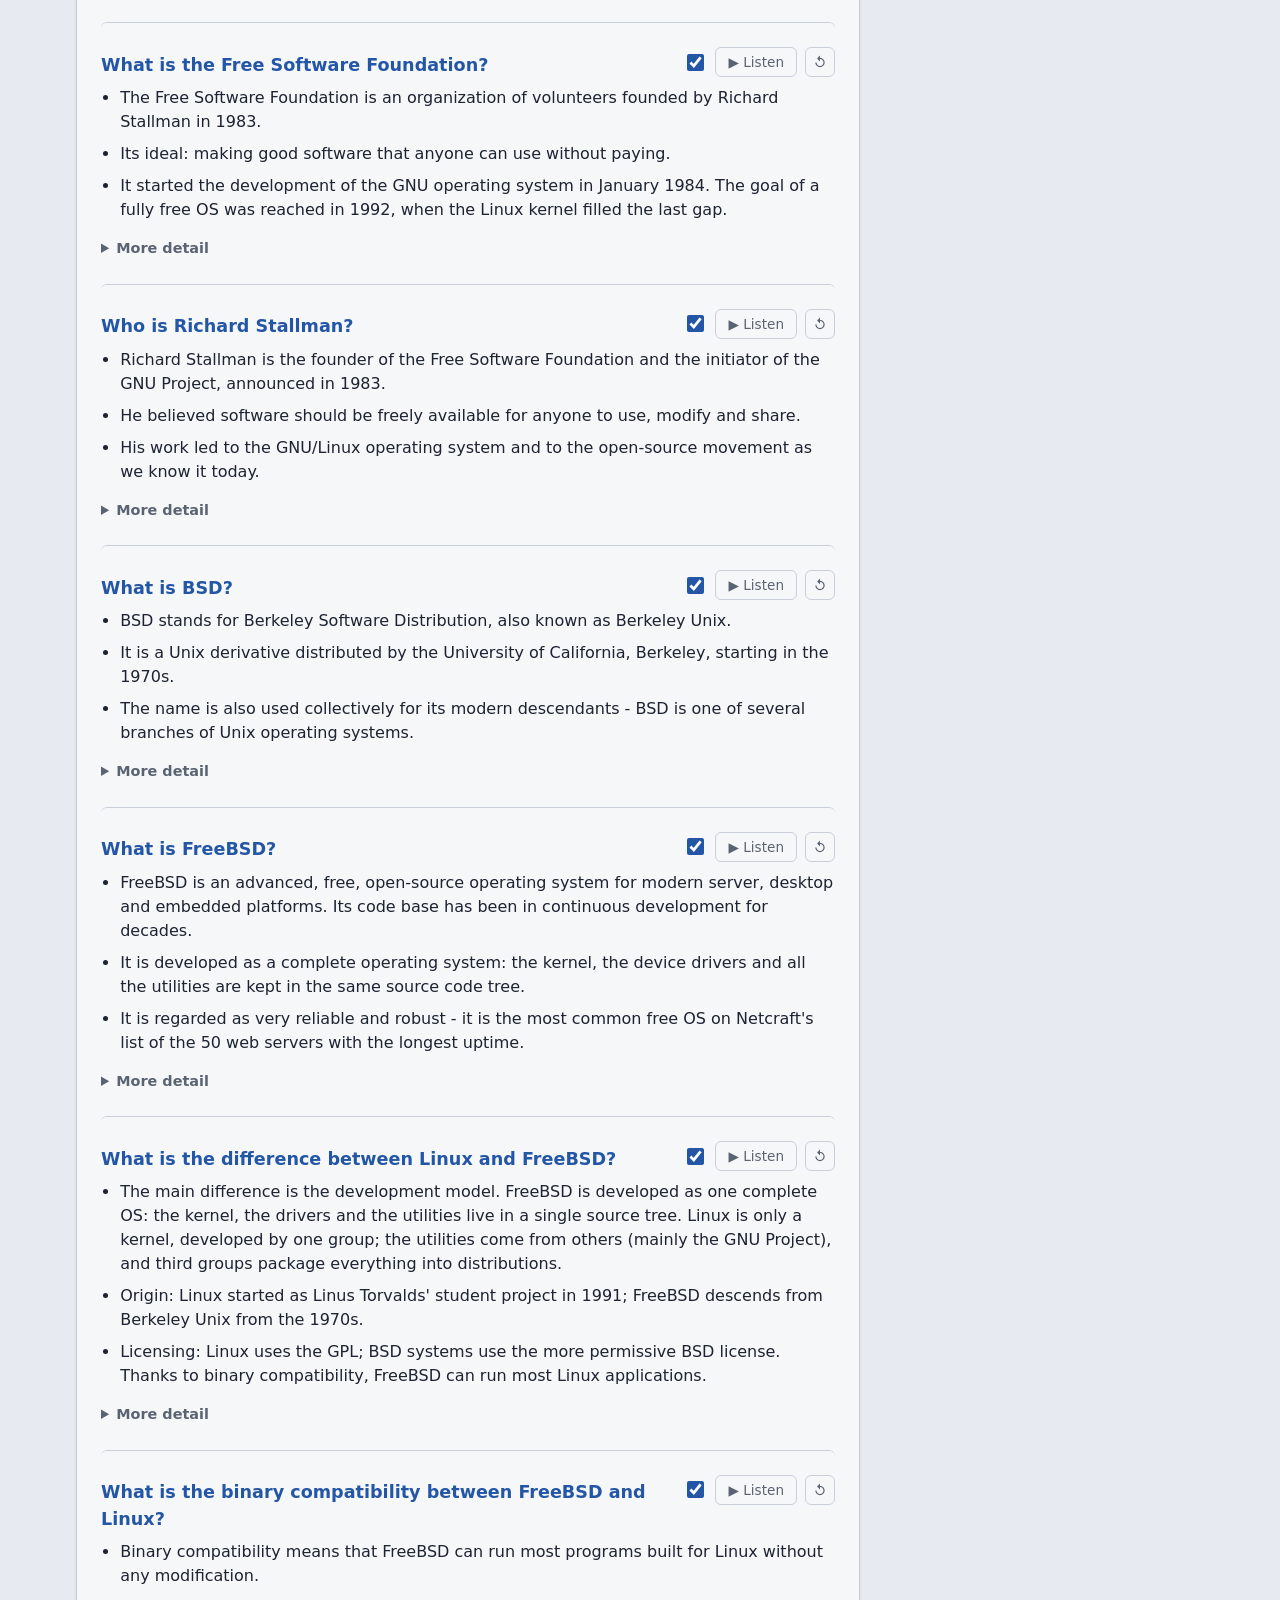
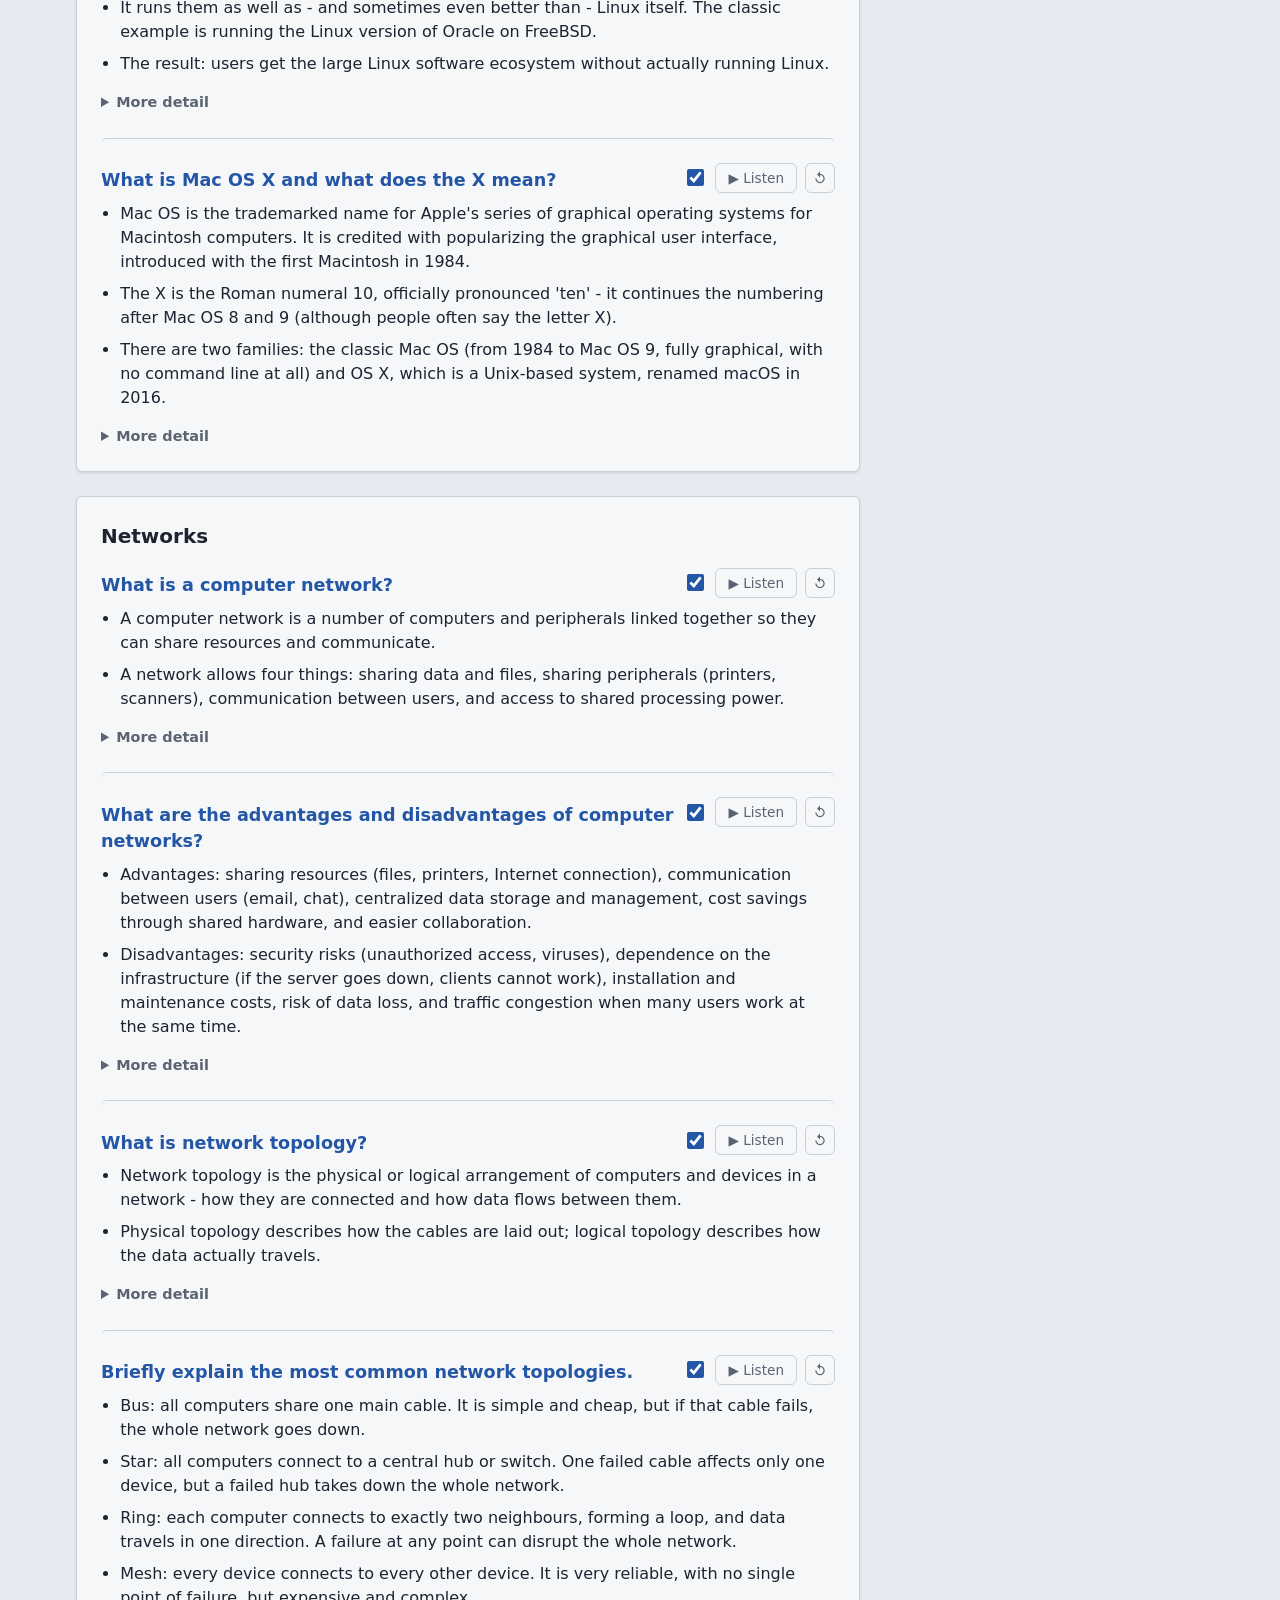
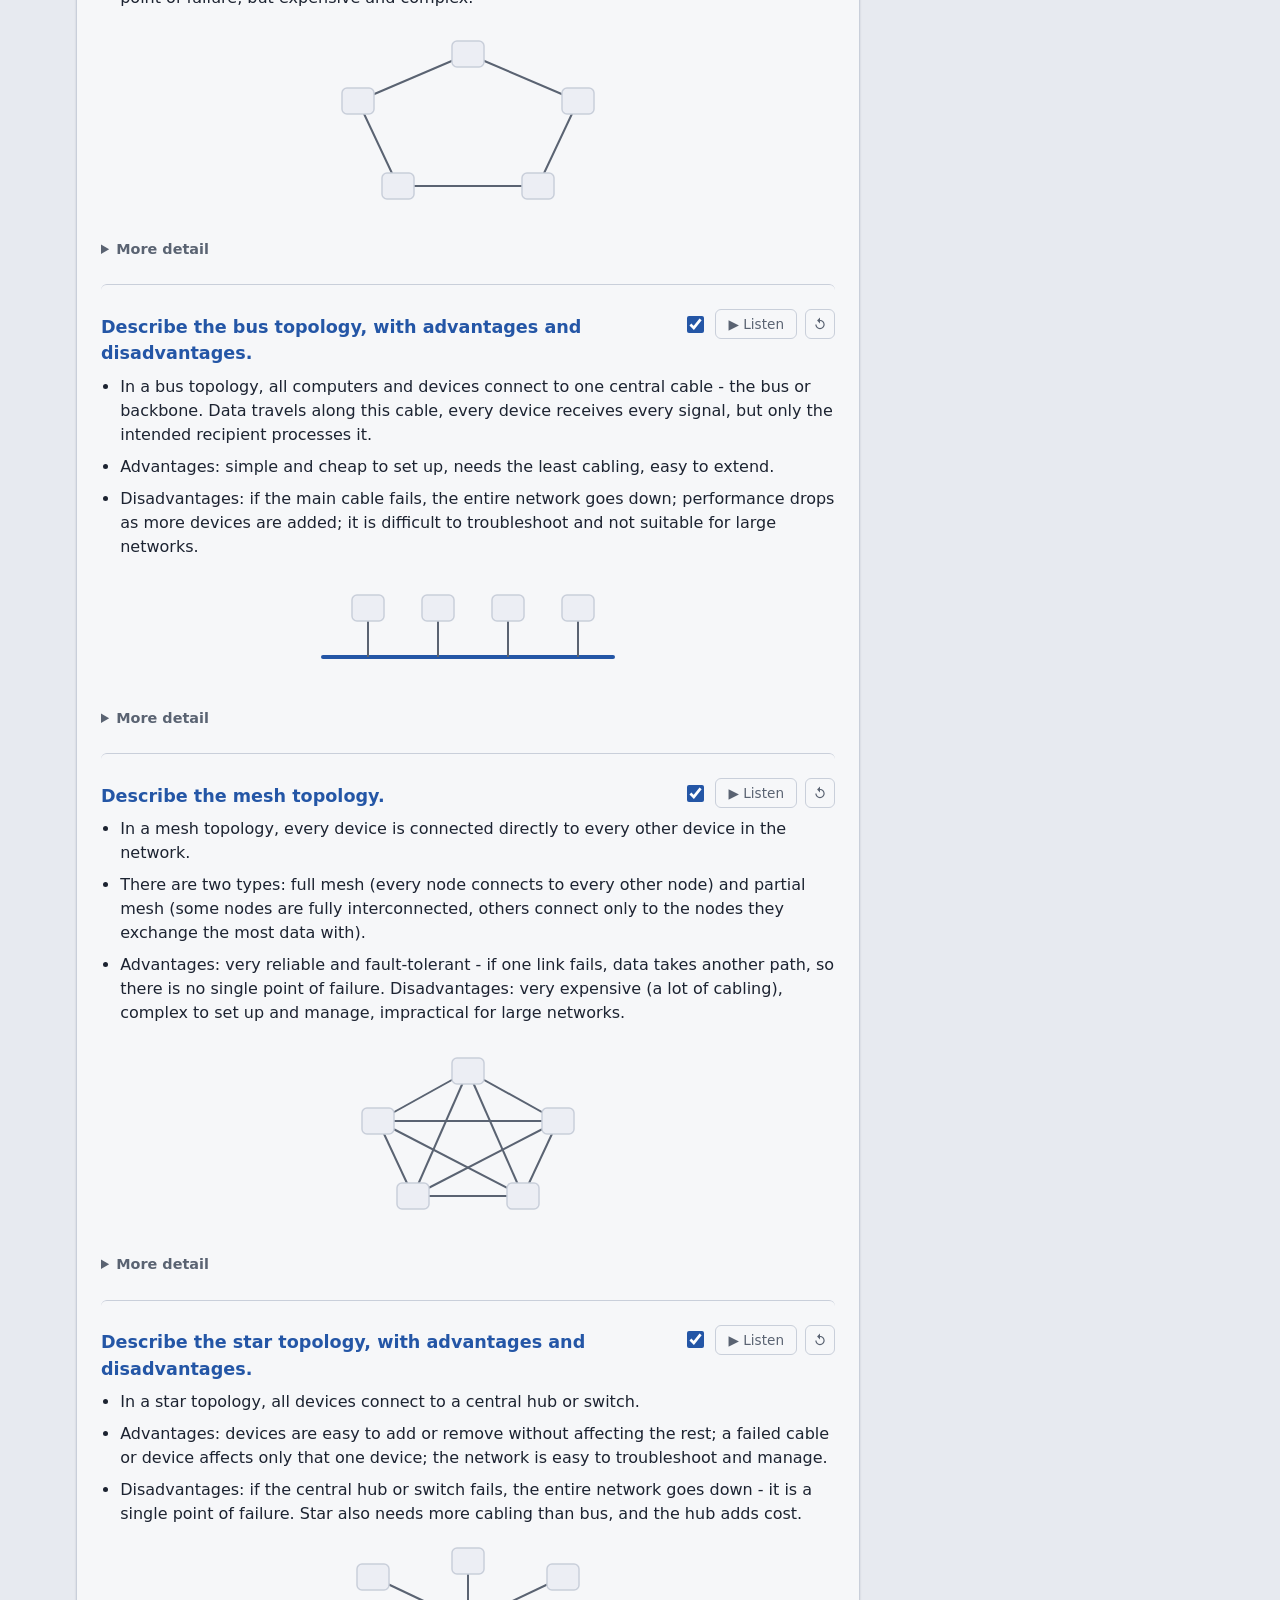
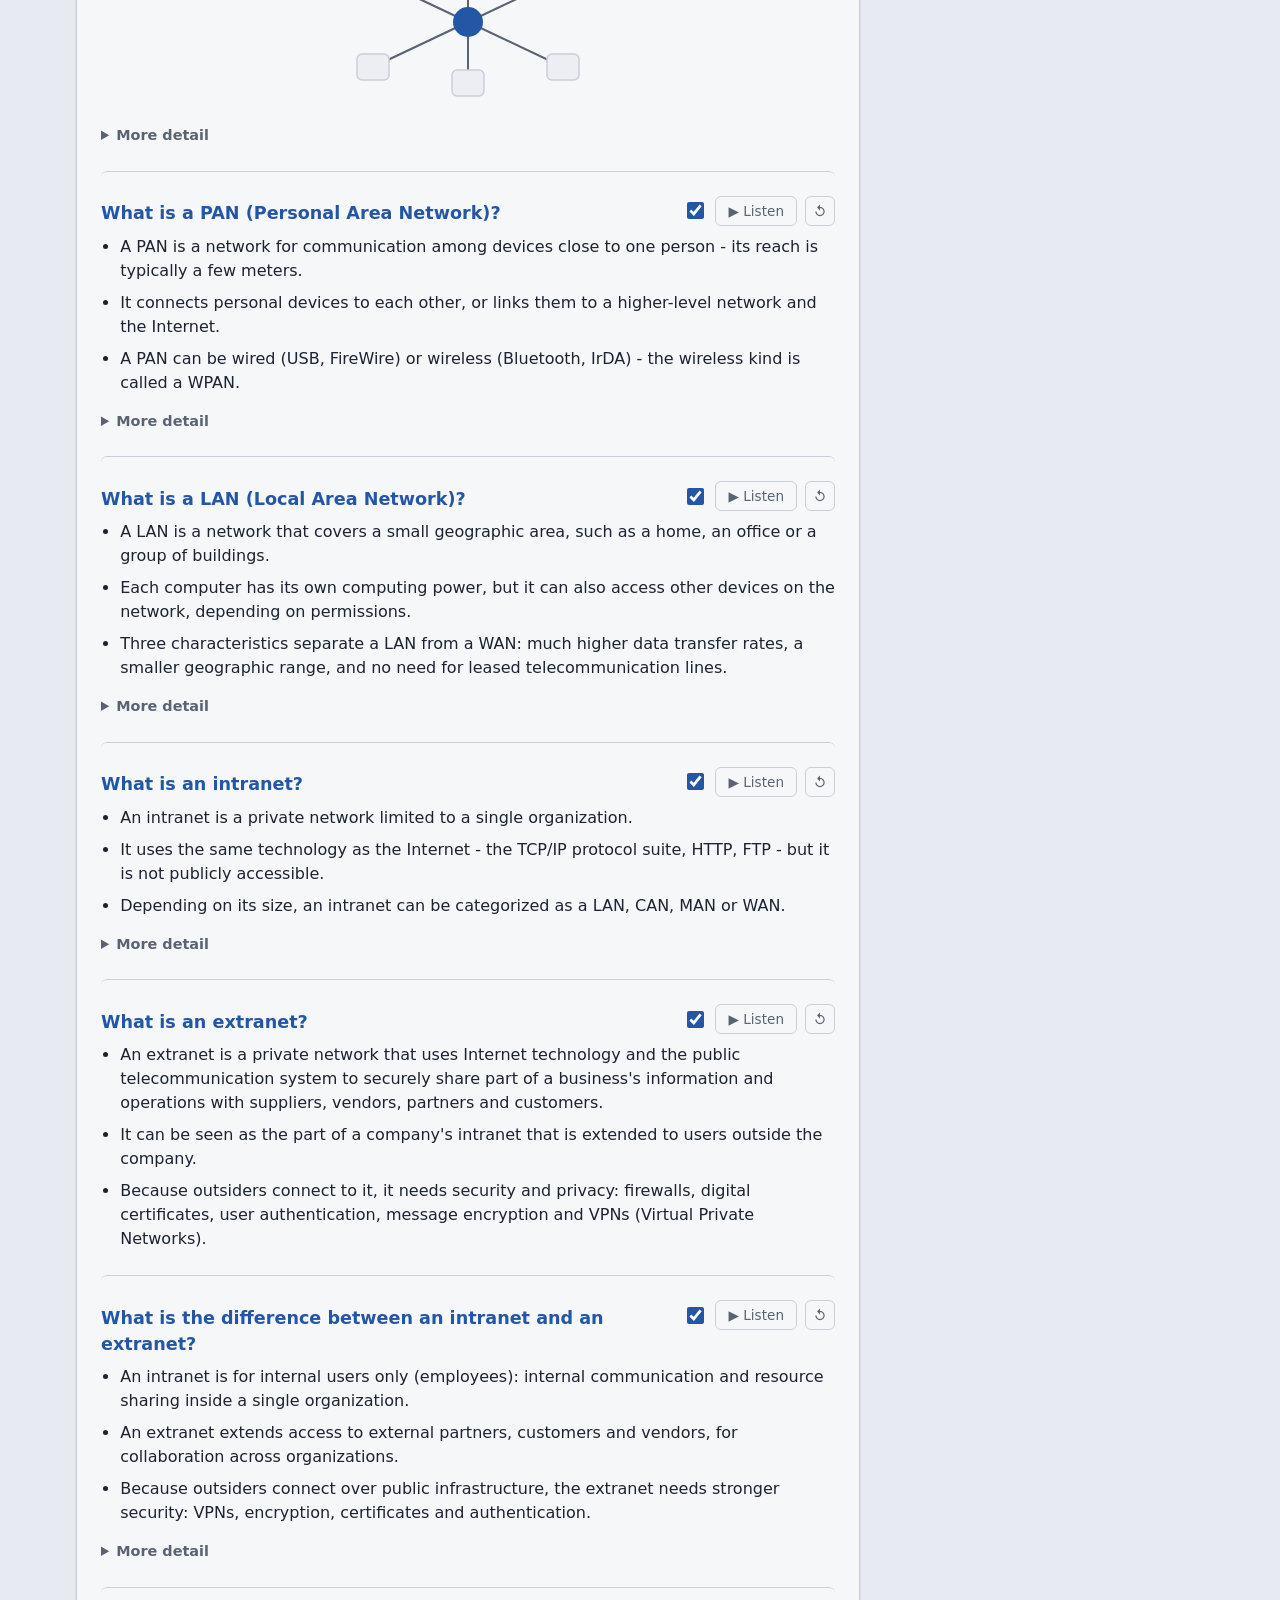
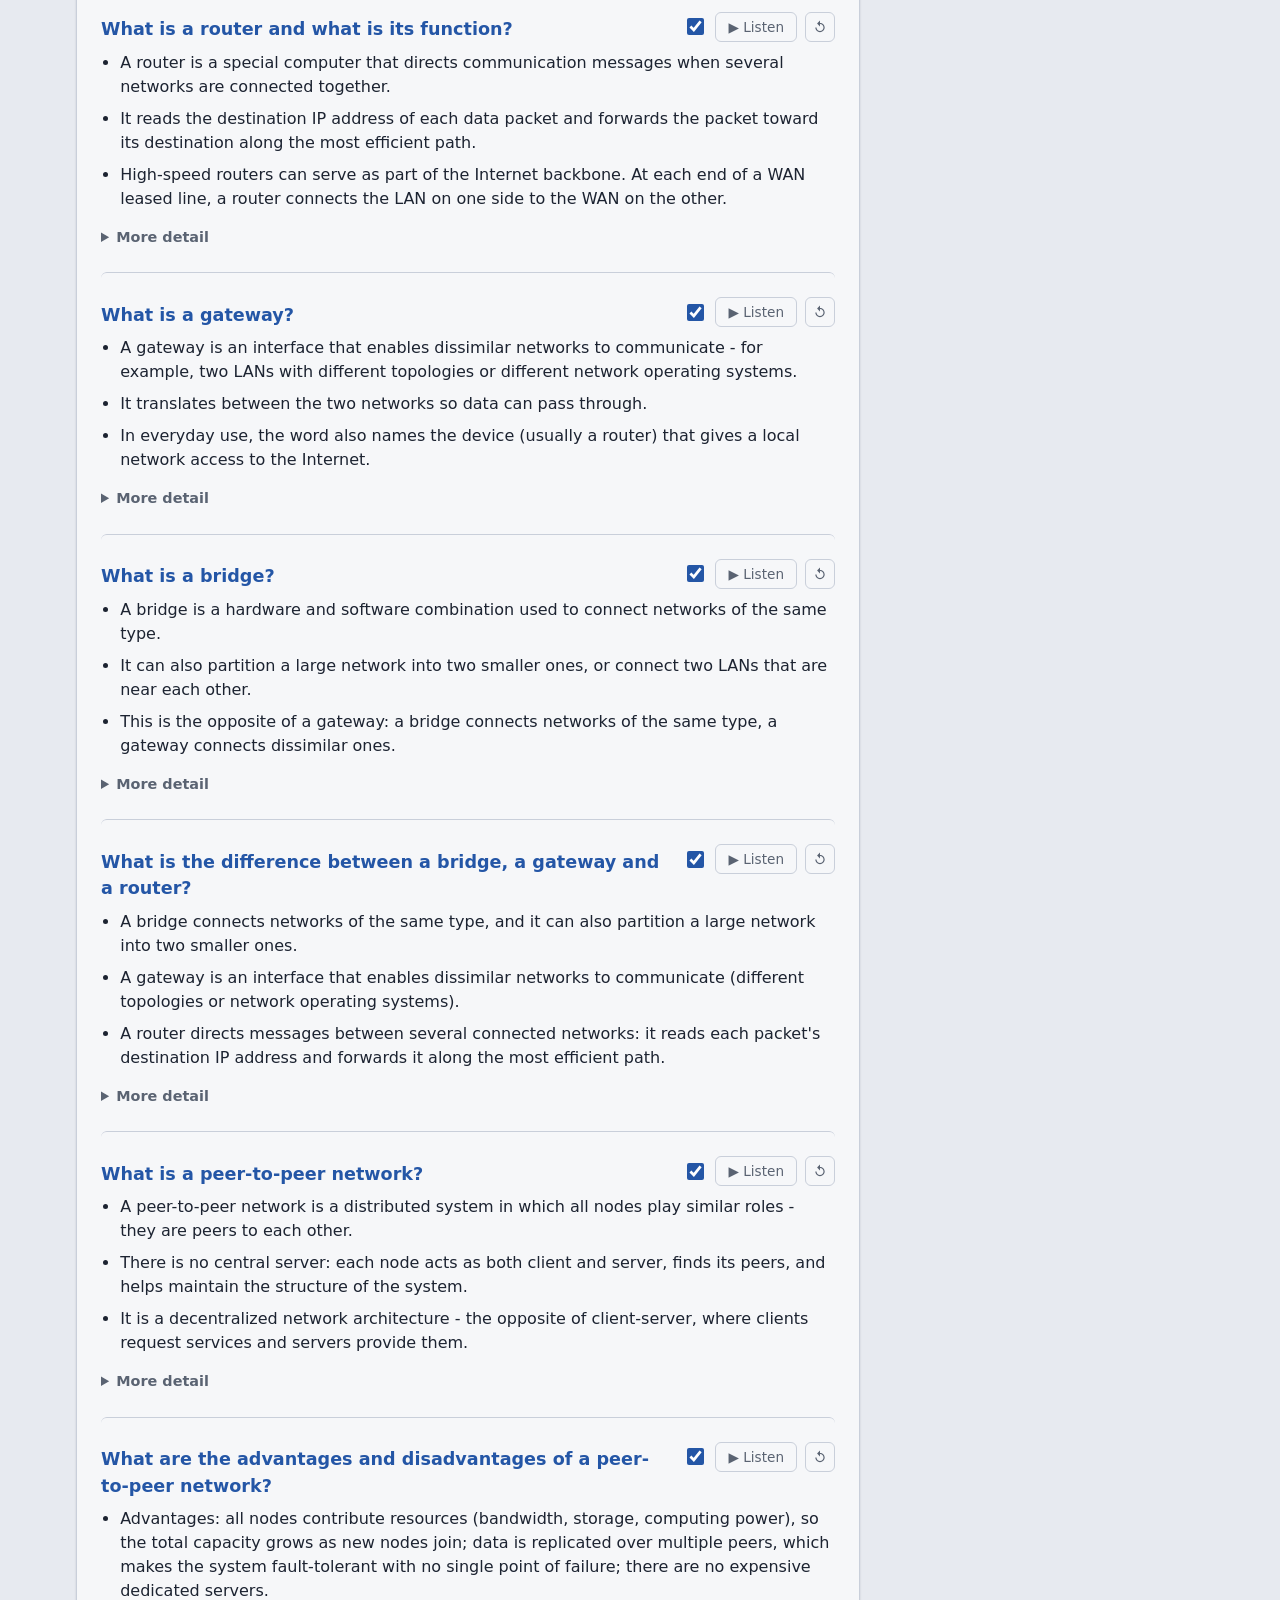
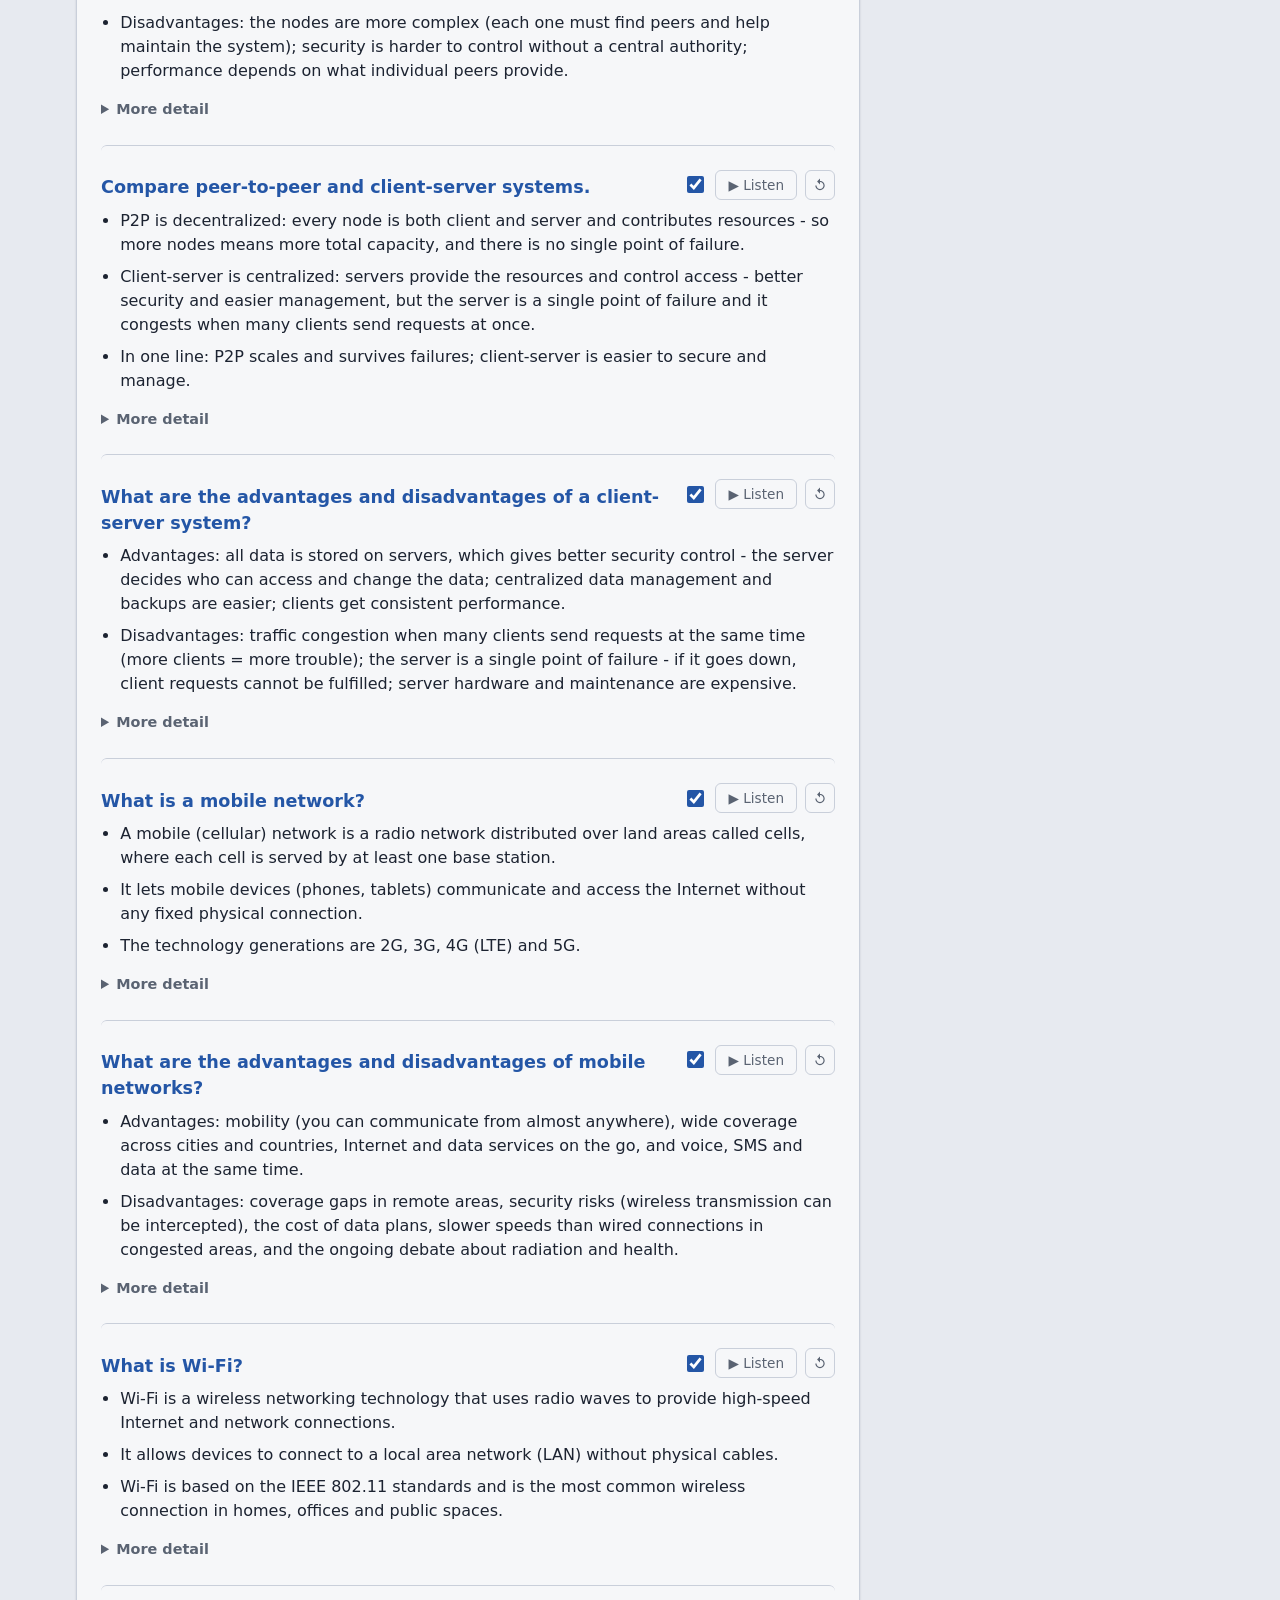
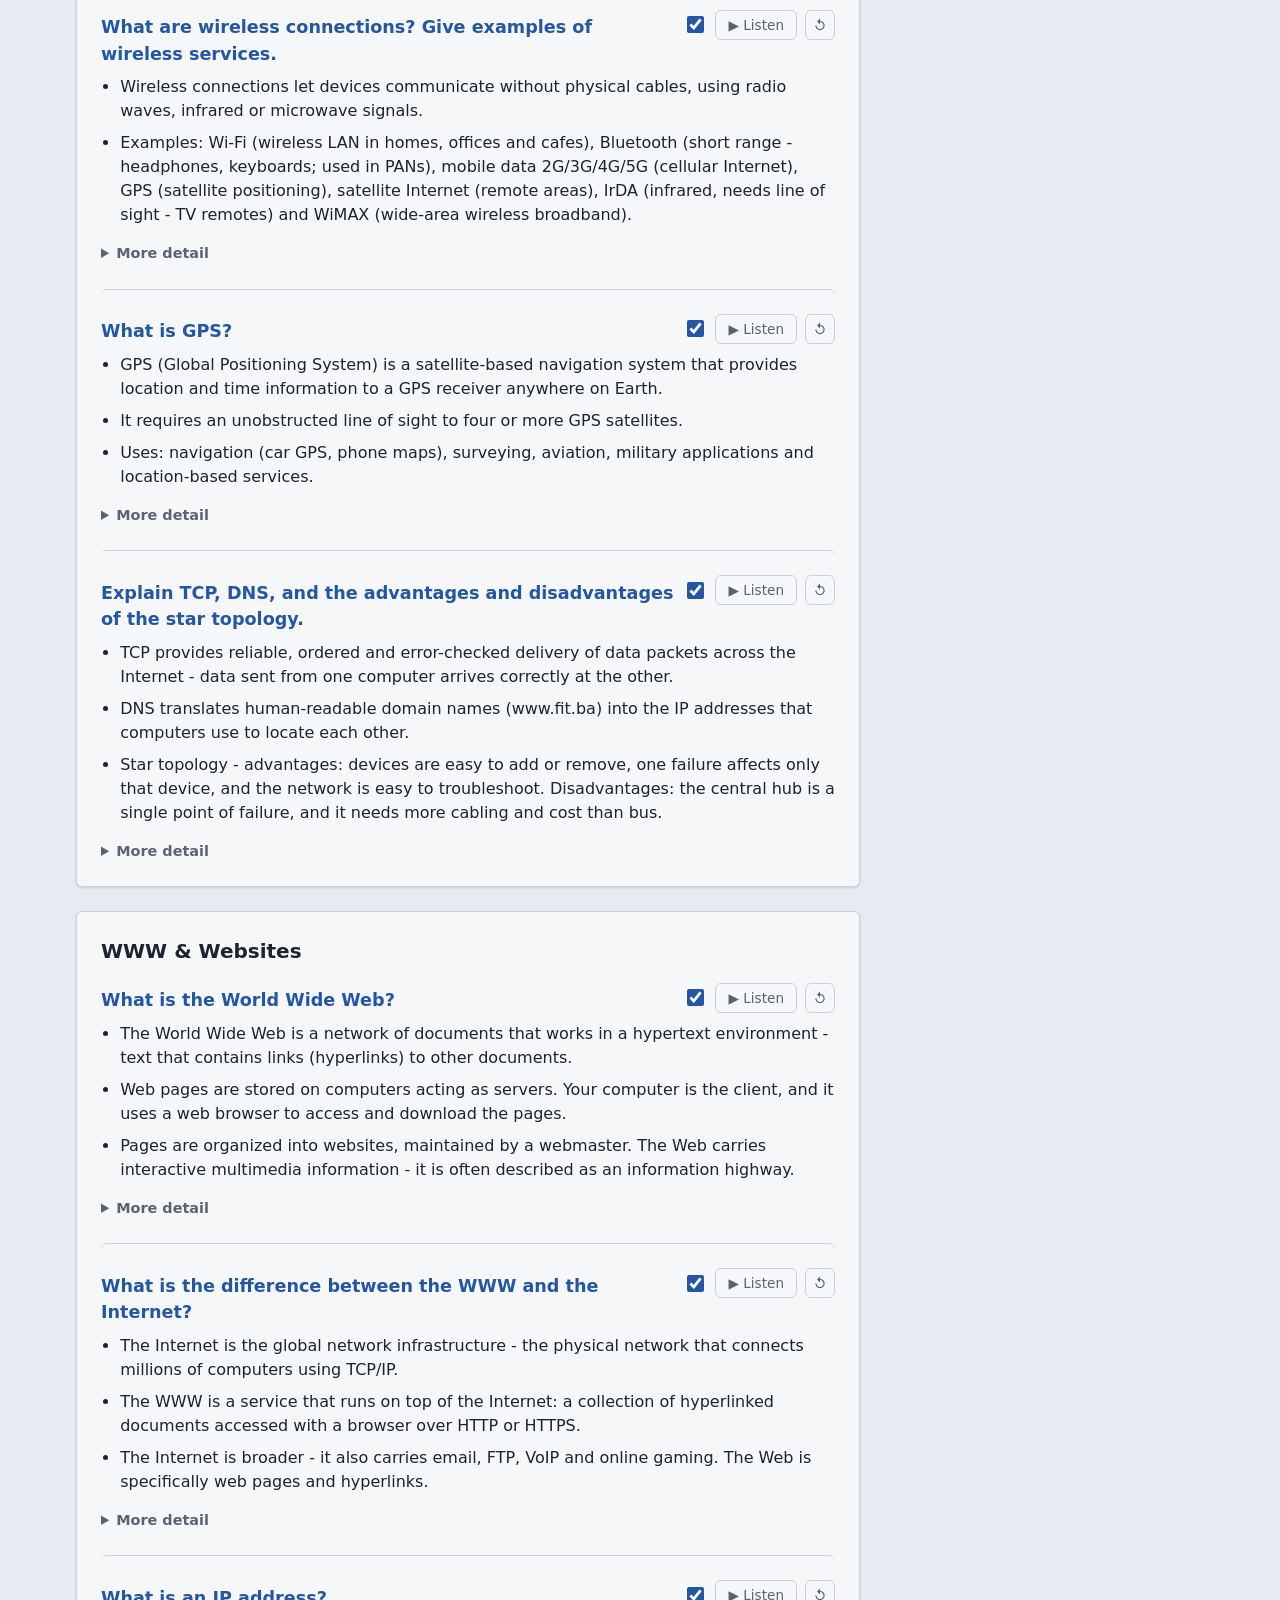
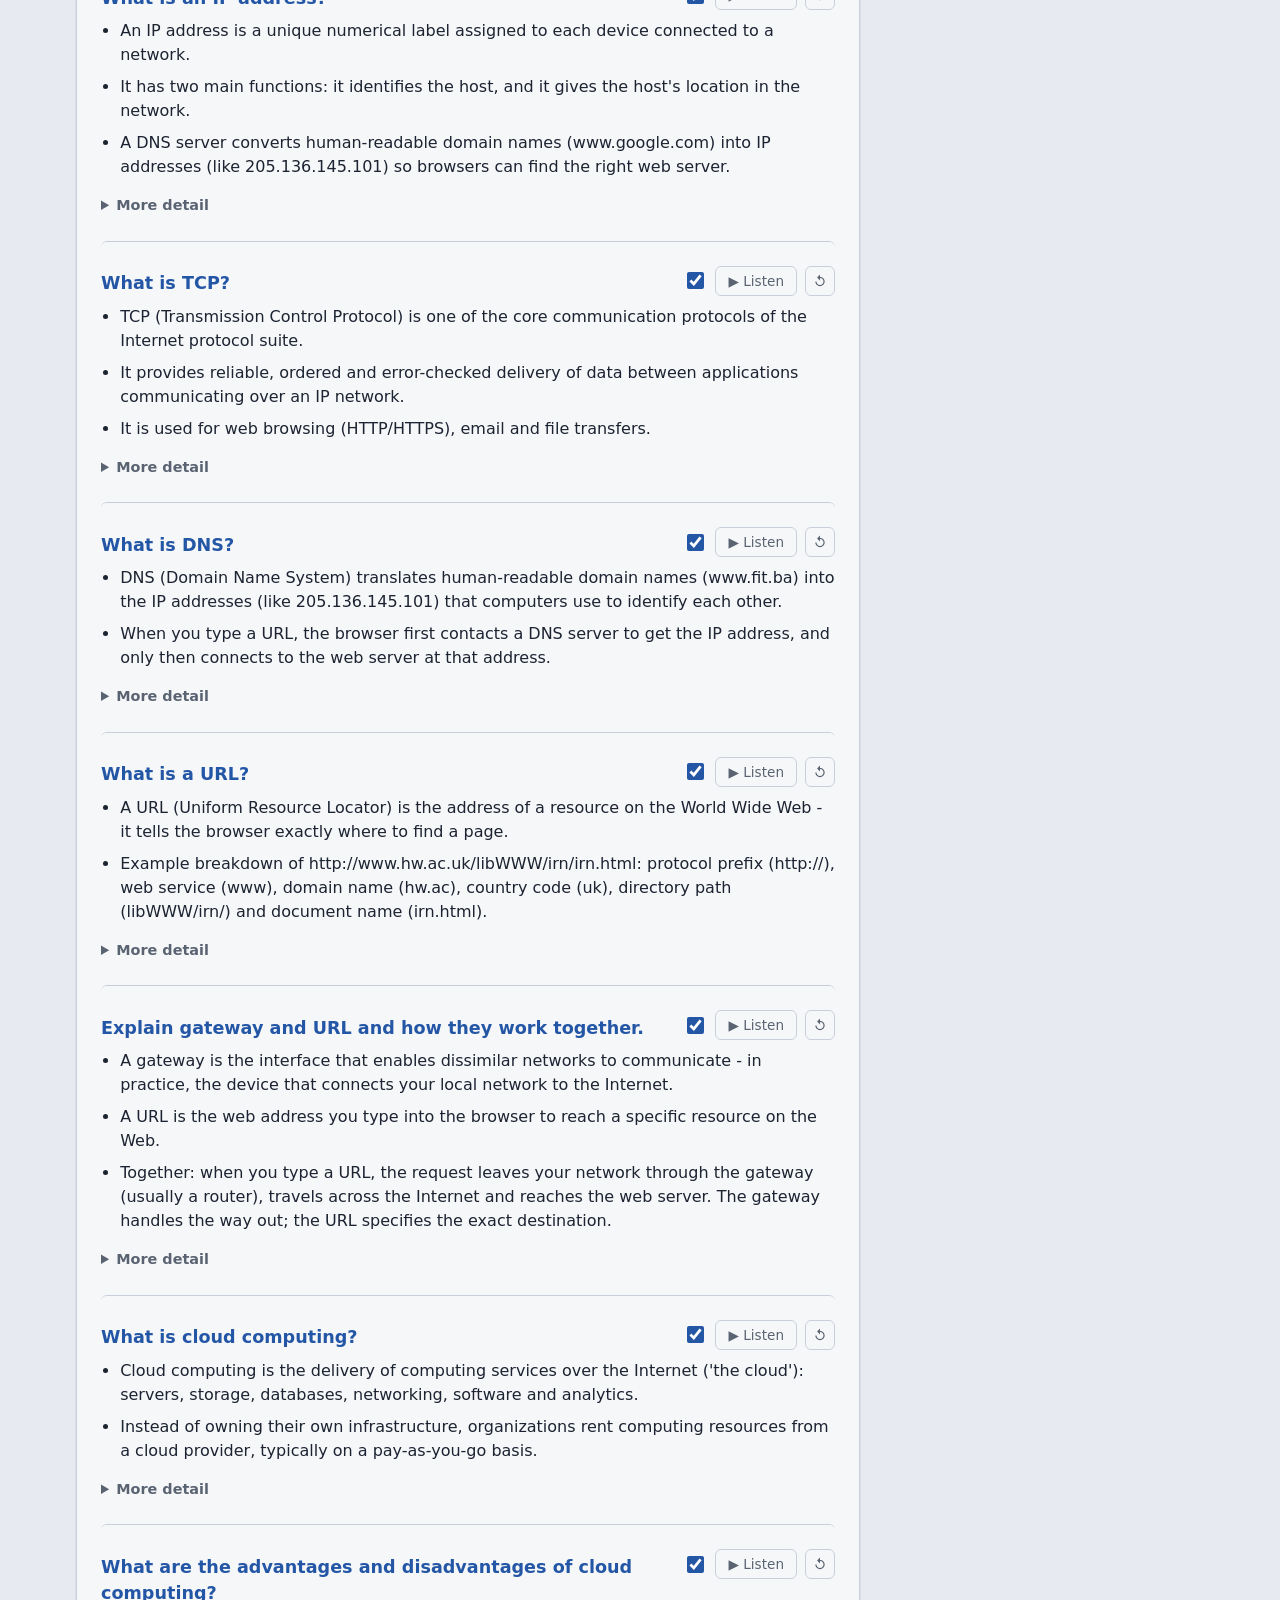
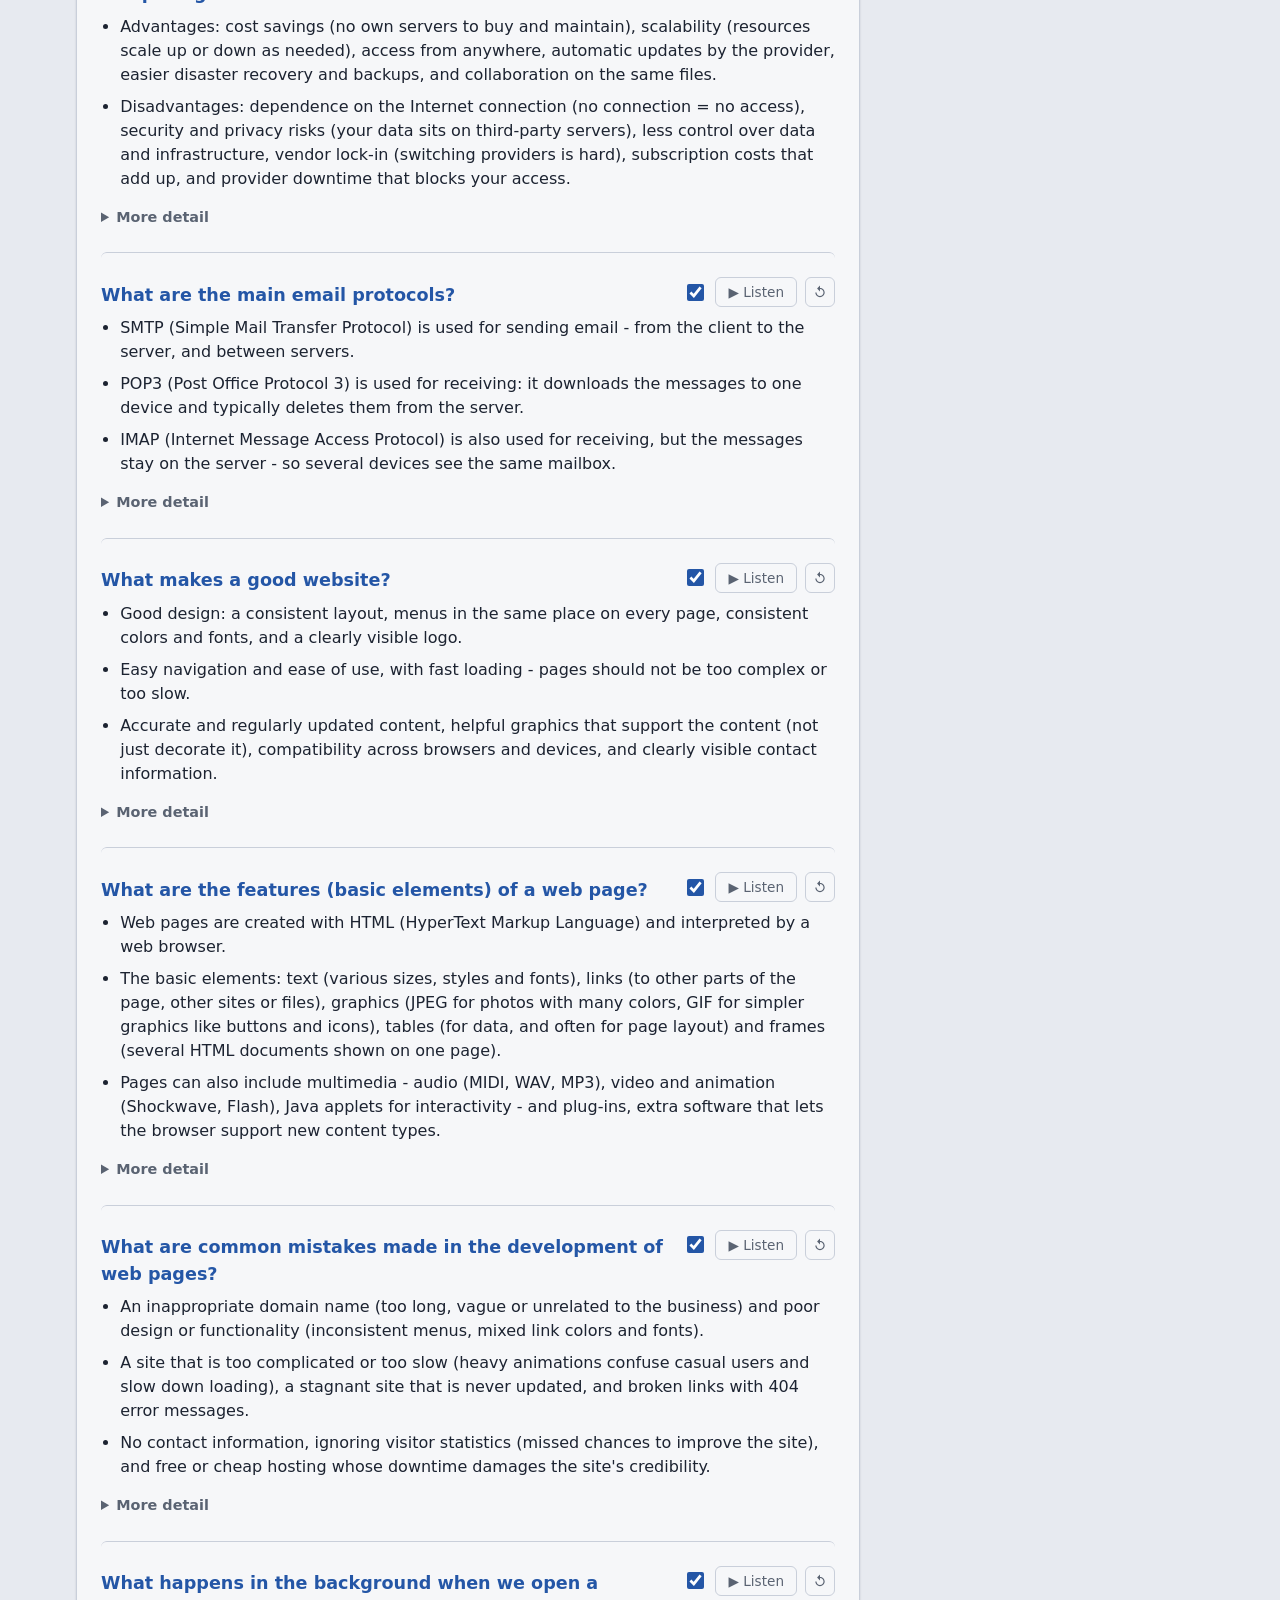
<file: src/theory.html>
<!doctype html>
<html lang="en">
  <head>
    <meta charset="UTF-8" />
    <meta name="viewport" content="width=device-width, initial-scale=1.0" />
    <meta name="theme-color" content="#1d2634" />
    <title>Recall - Essay Theory</title>
    <meta
      name="description"
      content="Read the theory behind the FIT English II essay questions in one place: operating systems, Linux, networks and the World Wide Web - then practise it as flashcards."
    />
    <meta property="og:type" content="website" />
    <meta property="og:site_name" content="Recall" />
    <meta property="og:title" content="Recall - Essay Theory" />
    <meta
      property="og:description"
      content="Read the theory behind the FIT English II essay questions in one place: operating systems, Linux, networks and the World Wide Web - then practise it as flashcards."
    />
    <meta
      property="og:url"
      content="https://recall-fit.netlify.app/theory.html"
    />
    <meta
      property="og:image"
      content="https://recall-fit.netlify.app/assets/images/og-image.png"
    />
    <link rel="icon" type="image/svg+xml" href="assets/images/favicon.svg" />
    <link
      rel="icon"
      type="image/png"
      sizes="32x32"
      href="assets/images/favicon-32.png"
    />
    <link rel="apple-touch-icon" href="assets/images/apple-touch-icon.png" />
    <script>
      (function () {
        try {
          var saved = localStorage.getItem("quizTheme");
          var prefersDark =
            window.matchMedia &&
            window.matchMedia("(prefers-color-scheme: dark)").matches;
          if (saved === "dark" || (!saved && prefersDark)) {
            document.documentElement.setAttribute("data-theme", "dark");
          }
        } catch (e) {}
      })();
    </script>
    <link rel="stylesheet" href="assets/css/variables.css" />
    <link rel="stylesheet" href="assets/css/base.css" />
    <link rel="stylesheet" href="assets/css/components.css" />
    <link rel="stylesheet" href="assets/css/rules.css" />
    <link rel="stylesheet" href="assets/css/essay.css" />
    <link rel="stylesheet" href="assets/css/theory.css" />
  </head>
  <body>
    <header class="app-header">
      <a href="index.html" class="app-logo">Recall</a>
      <nav class="header-nav">
        <a href="index.html" data-switch>Home</a>
        <a href="dashboard.html" data-nav>Dashboard</a>
        <a href="rules.html" data-nav data-feature="rules">Grammar rules</a>
        <a href="theory.html" data-nav data-feature="theory" class="is-active"
          >Essay theory</a
        >
        <a href="contribute.html" data-nav>Contribute</a>
      </nav>
      <button
        type="button"
        id="theme-toggle"
        class="btn theme-toggle"
        aria-label="Toggle dark mode"
      >
        🌙
      </button>
    </header>

    <main class="container rules-screen">
      <h1 id="theory-heading" tabindex="-1">Essay theory</h1>
      <p class="rules-intro">
        Everything the essay flashcards test, in one readable page.
      </p>

      <aside class="theory-sidebar">
        <nav
          class="theory-playlist"
          id="theory-playlist"
          aria-label="All cards"
        ></nav>
        <div id="listen-bar" class="listen-bar" hidden>
          <div class="listen-controls">
            <button
              type="button"
              id="listen-play"
              class="btn btn-sm btn-primary"
            ></button>
            <button type="button" id="listen-select-all" class="btn btn-sm">
              Clear all
            </button>
            <button
              type="button"
              id="listen-prev"
              class="btn btn-sm listen-skip"
              aria-label="Previous card"
              title="Previous card"
              hidden
            >
              <svg
                width="14"
                height="14"
                viewBox="0 0 24 24"
                fill="currentColor"
                aria-hidden="true"
              >
                <path d="M6 5h2v14H6zM20 5v14L9.5 12z" />
              </svg>
            </button>
            <button
              type="button"
              id="listen-toggle"
              class="btn btn-sm listen-skip"
              aria-label="Pause"
              title="Pause"
              hidden
            >
              <svg
                width="14"
                height="14"
                viewBox="0 0 24 24"
                fill="currentColor"
                aria-hidden="true"
              >
                <path d="M7 5h3.5v14H7zM13.5 5H17v14h-3.5z" />
              </svg>
            </button>
            <button
              type="button"
              id="listen-next"
              class="btn btn-sm listen-skip"
              aria-label="Next card"
              title="Next card"
              hidden
            >
              <svg
                width="14"
                height="14"
                viewBox="0 0 24 24"
                fill="currentColor"
                aria-hidden="true"
              >
                <path d="M16 5h2v14h-2zM4 5v14l10.5-7z" />
              </svg>
            </button>
            <button
              type="button"
              id="listen-stop"
              class="btn btn-sm listen-skip"
              aria-label="Stop"
              title="Stop"
              hidden
            >
              <svg
                width="14"
                height="14"
                viewBox="0 0 24 24"
                fill="currentColor"
                aria-hidden="true"
              >
                <path d="M6 6h12v12H6z" />
              </svg>
            </button>
            <button
              type="button"
              id="listen-replay"
              class="btn btn-sm listen-skip"
              aria-label="Replay this card"
              title="Replay this card"
              hidden
            >
              <svg
                width="14"
                height="14"
                viewBox="0 0 24 24"
                fill="currentColor"
                aria-hidden="true"
              >
                <path
                  d="M12 5V1L7 6l5 5V7c3.31 0 6 2.69 6 6s-2.69 6-6 6-6-2.69-6-6H4c0 4.42 3.58 8 8 8s8-3.58 8-8-3.58-8-8-8z"
                />
              </svg>
            </button>
            <button
              type="button"
              id="listen-rate"
              class="btn btn-sm listen-rate"
              aria-label="Playback speed"
              title="Playback speed"
            >
              1x
            </button>
          </div>
          <p class="listen-now" id="listen-now" aria-live="polite"></p>
          <span class="listen-time listen-total" id="listen-total"></span>
          <div class="listen-seek" id="listen-seek" hidden>
            <span class="listen-time" id="listen-time-current">0:00</span>
            <input
              type="range"
              id="listen-seek-input"
              class="listen-seek-line"
              min="0"
              max="0"
              step="0.1"
              value="0"
              aria-label="Seek within the current card"
            />
            <span class="listen-time" id="listen-time-total">0:00</span>
          </div>
        </div>
      </aside>
      <audio id="listen-audio" preload="none"></audio>

      <nav class="rules-toc" id="theory-toc" aria-label="Topics"></nav>

      <div id="theory-content"></div>

      <div class="actions theory-cta">
        <a href="dashboard.html" data-nav class="btn btn-primary"
          >Practise as flashcards</a
        >
      </div>
    </main>

    <button
      type="button"
      id="back-to-top"
      class="btn back-to-top"
      aria-label="Back to top"
    >
      <svg
        width="16"
        height="16"
        viewBox="0 0 24 24"
        fill="none"
        stroke="currentColor"
        stroke-width="2"
        stroke-linecap="round"
        stroke-linejoin="round"
        aria-hidden="true"
      >
        <polyline points="18 15 12 9 6 15"></polyline>
      </svg>
      Top
    </button>

    <footer class="app-footer">
      <p>
        © 2026 Recall · Open source under the MIT license ·
        <a href="contribute.html">Contribute</a>
      </p>
    </footer>

    <script type="module" src="assets/js/nav.js"></script>
    <script type="module" src="assets/js/main-theory.js"></script>
    <script type="module" src="assets/js/sw-register.js"></script>
    <!-- Cloudflare Web Analytics -->
    <script
      defer
      src="https://static.cloudflareinsights.com/beacon.min.js"
      data-cf-beacon='{"token": "2d894505941446eaa9881d46d337e4bb"}'
    ></script>
    <!-- End Cloudflare Web Analytics -->
  </body>
</html>
</file>
<file: src/assets/css/variables.css>
:root {
  color-scheme: light;
  --color-bg: #e7eaf0;
  --color-surface: #f6f7f9;
  --color-surface-2: #eceef4;
  --color-text: #1c2331;
  --color-muted: #5a6372;
  --color-primary: #2456a6;
  --color-primary-dark: #1b4487;
  --color-accent-essay: #64489e;
  --color-correct: #1e7d4a;
  --color-correct-bg: #dfeee5;
  --color-incorrect: #b23b2e;
  --color-incorrect-bg: #f2e2df;
  --color-missed: #96690c;
  --color-missed-bg: #f2ead3;
  --color-border: #c9cfda;
  --color-header-bg: #1d2634;
  --color-header-text: #eef1f6;
  --color-header-muted: #a8b1c2;
  --shadow-card:
    0 1px 2px rgba(15, 23, 42, 0.05), 0 1px 3px rgba(15, 23, 42, 0.08);
  --radius: 6px;
  --spacing-unit: 8px;
  --font-family:
    "Segoe UI Variable Text", "Segoe UI", system-ui, -apple-system, Roboto,
    sans-serif;
}

[data-theme="dark"] {
  color-scheme: dark;
  --color-bg: #12151d;
  --color-surface: #1a1f2b;
  --color-surface-2: #232936;
  --color-text: #e4e7ee;
  --color-muted: #98a1b3;
  --color-primary: #7d97e8;
  --color-primary-dark: #5f7ad4;
  --color-accent-essay: #a68ce0;
  --color-correct: #46b97e;
  --color-correct-bg: #1c2f26;
  --color-incorrect: #e0685c;
  --color-incorrect-bg: #33201d;
  --color-missed: #d3a94c;
  --color-missed-bg: #322a16;
  --color-border: #303748;
  --color-header-bg: #141821;
  --color-header-text: #e4e7ee;
  --color-header-muted: #8b94a8;
  --shadow-card: 0 1px 3px rgba(0, 0, 0, 0.4);
}
</file>
<file: src/assets/css/base.css>
* {
  box-sizing: border-box;
}

/* Author display rules (e.g. .btn) would otherwise override the browser's
   built-in [hidden] { display: none }. */
[hidden] {
  display: none !important;
}

/* Flex column so the footer sits at the bottom of the viewport even when
   the page content is short (e.g. a single question card). */
body {
  margin: 0;
  min-height: 100vh;
  min-height: 100dvh;
  display: flex;
  flex-direction: column;
  font-family: var(--font-family);
  background: var(--color-bg);
  color: var(--color-text);
  line-height: 1.5;
  transition:
    background-color 0.15s ease,
    color 0.15s ease;
}

main {
  flex: 1 0 auto;
  width: 100%;
}

a {
  color: var(--color-primary);
}

.container {
  max-width: 640px;
  margin: 0 auto;
  padding: calc(var(--spacing-unit) * 2);
}

.app-header {
  display: flex;
  flex-shrink: 0;
  align-items: center;
  gap: calc(var(--spacing-unit) * 2);
  padding: calc(var(--spacing-unit) * 1.5) calc(var(--spacing-unit) * 3);
  background: var(--color-header-bg);
  border-bottom: 1px solid rgba(255, 255, 255, 0.07);
}

/* Pushes the nav and theme toggle to the right edge. */
.app-header .app-logo {
  margin-right: auto;
}

.header-nav {
  display: flex;
  align-items: center;
  gap: calc(var(--spacing-unit) * 2);
}

/* On narrow screens the nav drops to its own full-width row,
   leaving logo + theme toggle on the first row. */
@media (max-width: 560px) {
  .app-header {
    flex-wrap: wrap;
    padding: calc(var(--spacing-unit) * 1.5) calc(var(--spacing-unit) * 2);
    row-gap: calc(var(--spacing-unit) * 1.5);
  }

  .header-nav {
    order: 3;
    width: 100%;
    justify-content: space-between;
    flex-wrap: wrap;
    row-gap: var(--spacing-unit);
  }
}

.header-nav a:not(.btn) {
  color: var(--color-header-muted);
  text-decoration: none;
  font-size: 0.9rem;
  font-weight: 500;
  transition: color 0.15s ease;
}

.header-nav a:not(.btn):hover {
  color: var(--color-header-text);
}

.header-nav a.is-active {
  color: var(--color-header-text);
}

.app-logo {
  font-weight: 700;
  text-decoration: none;
  color: var(--color-header-text);
  font-size: 1.05rem;
  letter-spacing: 0.01em;
  display: inline-flex;
  align-items: center;
  gap: calc(var(--spacing-unit));
}

/* Small square brand mark in front of the wordmark. */
.app-logo::before {
  content: "R";
  display: inline-flex;
  align-items: center;
  justify-content: center;
  width: 22px;
  height: 22px;
  border-radius: 5px;
  /* Fixed accent — the header bar is dark in both themes. */
  background: #2f62c4;
  color: #fff;
  font-size: 0.8rem;
  font-weight: 700;
}

.app-title {
  font-size: 2rem;
  margin-bottom: 0;
}

.app-subtitle {
  color: var(--color-muted);
  margin-top: calc(var(--spacing-unit) / 2);
}

.app-footer {
  text-align: center;
  font-size: 0.85rem;
  color: var(--color-muted);
  border-top: 1px solid var(--color-border);
  margin-top: calc(var(--spacing-unit) * 6);
  padding: calc(var(--spacing-unit) * 3) calc(var(--spacing-unit) * 2);
}

.app-footer p {
  margin: 0;
}

.app-footer a {
  color: var(--color-primary);
}
</file>
<file: src/assets/css/components.css>
.btn {
  display: inline-block;
  padding: calc(var(--spacing-unit) * 1.5) calc(var(--spacing-unit) * 2);
  border-radius: var(--radius);
  border: 1px solid var(--color-border);
  background: var(--color-surface);
  color: var(--color-text);
  font-family: inherit;
  font-size: 0.95rem;
  font-weight: 600;
  text-decoration: none;
  cursor: pointer;
  min-height: 44px;
  transition:
    background-color 0.15s ease,
    border-color 0.15s ease;
}

.theme-toggle {
  display: inline-flex;
  align-items: center;
  justify-content: center;
  width: 36px;
  height: 36px;
  min-height: 36px;
  padding: 0;
  font-size: 1.05rem;
  line-height: 1;
}

/* The toggle lives in the always-dark header bar. */
.app-header .theme-toggle {
  background: transparent;
  border-color: rgba(255, 255, 255, 0.25);
  color: var(--color-header-text);
}

.app-header .theme-toggle:hover {
  border-color: rgba(255, 255, 255, 0.5);
}

.btn:hover {
  border-color: var(--color-muted);
}

.btn:focus-visible {
  outline: 2px solid var(--color-primary);
  outline-offset: 2px;
}

.btn-primary {
  background: var(--color-primary);
  border-color: var(--color-primary);
  color: white;
}

.btn-primary:hover {
  background: var(--color-primary-dark);
  border-color: var(--color-primary-dark);
}

/* In dark mode the primary color is light, so the label flips to dark. */
[data-theme="dark"] .btn-primary {
  color: #10131b;
}

.actions {
  display: flex;
  gap: calc(var(--spacing-unit) * 1.5);
  flex-wrap: wrap;
  margin-top: calc(var(--spacing-unit) * 2);
}

.btn-block {
  display: block;
  width: 100%;
  text-align: center;
  margin-top: calc(var(--spacing-unit) * 3);
}

/* Shared in-page progress: text line + thin rounded bar (quiz and essay pages). */
.deck-progress {
  color: var(--color-muted);
  font-size: 0.9rem;
  font-variant-numeric: tabular-nums;
  min-height: 1.4em;
  margin-bottom: var(--spacing-unit);
}

.deck-bar {
  height: 6px;
  border-radius: 999px;
  background: var(--color-surface-2);
  border: 1px solid var(--color-border);
  overflow: hidden;
}

.deck-bar__fill {
  height: 100%;
  width: 0%;
  background: var(--color-primary);
  border-radius: 999px;
  transition: width 0.25s ease;
}

.select-hint {
  color: var(--color-incorrect);
  font-size: 0.9rem;
  margin-top: calc(var(--spacing-unit));
}

.btn-sm {
  min-height: 30px;
  padding: 4px 12px;
  font-size: 0.85rem;
  font-weight: 500;
}
</file>
<file: src/assets/css/home.css>
.home-screen {
  padding-top: calc(var(--spacing-unit) * 4);
  padding-bottom: calc(var(--spacing-unit) * 2);
}

.hero {
  text-align: center;
}

.app-title {
  font-size: 1.9rem;
  letter-spacing: -0.01em;
  margin: 0;
}

.app-subtitle {
  color: var(--color-muted);
  max-width: 620px;
  margin: var(--spacing-unit) auto 0;
}

.home-grid {
  display: flex;
  flex-direction: column;
  gap: calc(var(--spacing-unit) * 3);
  margin-top: calc(var(--spacing-unit) * 4);
}

/* Laptop: wider container, left-aligned hero, the two feature cards
   side by side. */
@media (min-width: 880px) {
  .container.home-screen {
    max-width: 960px;
  }

  .hero {
    text-align: left;
  }

  .app-subtitle,
  .stats-text {
    margin-left: 0;
  }

  .home-grid {
    display: grid;
    grid-template-columns: 1fr 1fr;
    align-items: start;
  }
}

.home-card {
  background: var(--color-surface);
  border: 1px solid var(--color-border);
  border-radius: var(--radius);
  padding: calc(var(--spacing-unit) * 3);
  box-shadow: var(--shadow-card);
}

/* Each feature card carries its own accent color (top edge + icon). */
.setup-card {
  border-top: 3px solid var(--card-accent, var(--color-border));
}

.card-grammar {
  --card-accent: var(--color-primary);
}

.card-essay {
  --card-accent: var(--color-accent-essay);
}

.card-title {
  display: flex;
  align-items: center;
  gap: var(--spacing-unit);
  font-size: 1.05rem;
  margin: 0 0 calc(var(--spacing-unit) * 2);
}

.card-icon {
  flex-shrink: 0;
  color: var(--card-accent, var(--color-muted));
}

/* --- Practice setup card --- */

.setup-group {
  margin-top: calc(var(--spacing-unit) * 3);
}

.setup-group:first-of-type {
  margin-top: 0;
}

.setup-group + .setup-group {
  border-top: 1px solid var(--color-border);
  padding-top: calc(var(--spacing-unit) * 2.5);
}

.setup-title {
  font-size: 0.8rem;
  font-weight: 600;
  text-transform: uppercase;
  letter-spacing: 0.05em;
  color: var(--color-muted);
  margin: 0 0 var(--spacing-unit);
}

.setup-heading-row {
  display: flex;
  align-items: center;
  justify-content: space-between;
}

.setup-heading-row .setup-title {
  margin-bottom: 0;
}

/* Session length: two selectable choice cards (the radio itself is hidden). */
.choice-grid {
  display: grid;
  grid-template-columns: repeat(auto-fit, minmax(150px, 1fr));
  gap: calc(var(--spacing-unit) * 1.5);
}

.choice-card {
  position: relative;
  display: flex;
  flex-direction: column;
  gap: 2px;
  padding: calc(var(--spacing-unit) * 1.5) calc(var(--spacing-unit) * 2);
  border: 1px solid var(--color-border);
  border-radius: var(--radius);
  background: var(--color-surface);
  cursor: pointer;
  transition:
    background-color 0.15s ease,
    border-color 0.15s ease;
}

.choice-card input {
  position: absolute;
  opacity: 0;
  pointer-events: none;
}

.choice-card:hover {
  border-color: var(--color-muted);
}

.choice-card:has(input:checked) {
  border-color: var(--color-primary);
  box-shadow: inset 0 0 0 1px var(--color-primary);
  background: color-mix(in srgb, var(--color-primary) 8%, var(--color-surface));
}

.choice-card:has(input:focus-visible) {
  outline: 2px solid var(--color-primary);
  outline-offset: 2px;
}

.choice-title {
  font-weight: 600;
  font-size: 0.95rem;
}

.choice-desc {
  font-size: 0.8rem;
  color: var(--color-muted);
}

.topic-bulk {
  display: flex;
  align-items: center;
  gap: calc(var(--spacing-unit) * 1.5);
}

.topic-count {
  font-size: 0.85rem;
  color: var(--color-muted);
  font-variant-numeric: tabular-nums;
}

.topic-row {
  display: flex;
  align-items: center;
  gap: var(--spacing-unit);
  cursor: pointer;
  padding: 4px var(--spacing-unit);
  margin: 0 calc(var(--spacing-unit) * -1);
  border-radius: var(--radius);
  transition: background-color 0.15s ease;
}

.topic-row:hover {
  background: var(--color-surface-2);
}

.topic-row input {
  width: 16px;
  height: 16px;
  flex-shrink: 0;
  accent-color: var(--color-primary);
  margin: 0;
}

.topic-list {
  margin-top: var(--spacing-unit);
  display: flex;
  flex-direction: column;
  gap: 2px;
}

.topic-name {
  flex: 1;
}

/* Quiz topic rows wrap the name and an optional description in a column;
   the essay list keeps the bare .topic-name layout. */
.topic-text {
  flex: 1;
  min-width: 0;
  display: flex;
  flex-direction: column;
}

.topic-text .topic-name {
  flex: none;
}

.topic-desc {
  color: var(--color-muted);
  font-size: 0.8rem;
  line-height: 1.35;
}

.topic-progress {
  color: var(--color-muted);
  font-size: 0.85rem;
  font-variant-numeric: tabular-nums;
}

.topic-row--done .topic-progress {
  color: var(--color-correct);
  font-weight: 600;
}

/* --- Essay prep card --- */

.card-desc {
  color: var(--color-muted);
  font-size: 0.9rem;
  margin: 0 0 var(--spacing-unit);
}

/* --- Mastery strip (progress bar + stats + reset inside each card) --- */

.mastery {
  margin-bottom: calc(var(--spacing-unit) * 2);
}

.mastery-row {
  display: flex;
  align-items: center;
  justify-content: space-between;
  gap: var(--spacing-unit);
}

.mastery-stats {
  font-size: 0.9rem;
  color: var(--color-muted);
  font-variant-numeric: tabular-nums;
}

.mastery-stats strong {
  color: var(--color-text);
  font-weight: 700;
}

/* First click arms the reset button, second click confirms. */
.btn-reset.is-armed {
  border-color: var(--color-incorrect);
  background: var(--color-incorrect-bg);
  color: var(--color-incorrect);
}

.overall-bar {
  height: 8px;
  border-radius: 999px;
  background: var(--color-surface-2);
  border: 1px solid var(--color-border);
  overflow: hidden;
  margin: var(--spacing-unit) 0;
}

.overall-bar__fill {
  height: 100%;
  width: 0%;
  background: var(--color-primary);
  border-radius: 999px;
  transition: width 0.3s ease;
}

/* Load-error message under the hero. */
.stats-text {
  color: var(--color-incorrect);
  font-size: 0.9rem;
  max-width: 620px;
  margin: var(--spacing-unit) auto 0;
}

/* Keep the start button reachable while the topic list runs past the
   viewport: it pins to the bottom of the screen until its own spot at
   the end of the card scrolls into view. The card-colored halo masks
   the rows behind it so it reads as a docked bar, not an overlap. */
.setup-card .btn-block {
  position: sticky;
  bottom: var(--spacing-unit);
  z-index: 1;
  box-shadow:
    0 0 0 var(--spacing-unit) var(--color-surface),
    0 4px 18px rgba(15, 23, 42, 0.28);
}

@media (max-width: 480px) {
  .home-screen {
    padding-top: calc(var(--spacing-unit) * 3);
  }
}
</file>
<file: src/assets/css/rules.css>
.container.rules-screen {
  max-width: 780px;
  padding-bottom: calc(var(--spacing-unit) * 6);
}

.rules-intro {
  color: var(--color-muted);
}

.rules-toc {
  display: flex;
  flex-wrap: wrap;
  gap: var(--spacing-unit);
  margin: calc(var(--spacing-unit) * 2) 0;
}

.rules-toc a {
  font-size: 0.85rem;
  text-decoration: none;
  color: var(--color-text);
  background: var(--color-surface);
  border: 1px solid var(--color-border);
  border-radius: 999px;
  padding: 4px 12px;
  transition:
    border-color 0.15s ease,
    color 0.15s ease;
}

.rules-toc a:hover {
  border-color: var(--color-primary);
  color: var(--color-primary);
}

.rule-section {
  background: var(--color-surface);
  border: 1px solid var(--color-border);
  border-radius: var(--radius);
  padding: calc(var(--spacing-unit) * 3);
  margin-top: calc(var(--spacing-unit) * 3);
  box-shadow: var(--shadow-card);
  /* Keep section headings visible below the sticky-less header when jumping via the TOC. */
  scroll-margin-top: calc(var(--spacing-unit) * 2);
}

.rule-section h2 {
  margin-top: 0;
  font-size: 1.25rem;
}

.rule-section h3 {
  font-size: 1rem;
  margin-bottom: calc(var(--spacing-unit) / 2);
}

.rule-section ul {
  padding-left: 1.2rem;
}

.rule-section li {
  margin-bottom: calc(var(--spacing-unit) / 2);
}

code {
  background: var(--color-surface-2);
  border: 1px solid var(--color-border);
  border-radius: 4px;
  padding: 1px 6px;
  font-size: 0.85em;
}

.table-scroll {
  overflow-x: auto;
}

.rules-table {
  border-collapse: collapse;
  width: 100%;
  font-size: 0.9rem;
}

.rules-table th,
.rules-table td {
  border: 1px solid var(--color-border);
  padding: var(--spacing-unit);
  text-align: left;
  vertical-align: top;
}

.rules-table th {
  background: var(--color-surface-2);
  font-size: 0.78rem;
  font-weight: 600;
  text-transform: uppercase;
  letter-spacing: 0.05em;
  color: var(--color-muted);
}

.verbs-grid {
  display: grid;
  grid-template-columns: 1fr;
  gap: calc(var(--spacing-unit) * 2);
  align-items: start;
  margin-bottom: calc(var(--spacing-unit) * 2);
}

@media (min-width: 640px) {
  .verbs-grid {
    grid-template-columns: 1fr 1fr;
  }
}

.verbs-table td:first-child {
  font-weight: 600;
}

.tip {
  background: var(--color-missed-bg);
  border-left: 3px solid var(--color-missed);
  border-radius: 0 var(--radius) var(--radius) 0;
  padding: var(--spacing-unit) calc(var(--spacing-unit) * 1.5);
  margin: calc(var(--spacing-unit) * 1.5) 0 0;
  font-size: 0.95rem;
}

.tip + .tip {
  margin-top: var(--spacing-unit);
}

/* Neutral informational variant (contribute page) - no warning connotation. */
.tip--info {
  background: color-mix(in srgb, var(--color-primary) 8%, var(--color-surface));
  border-left-color: var(--color-primary);
}

s {
  color: var(--color-incorrect);
}

.rules-actions {
  justify-content: center;
  margin-top: calc(var(--spacing-unit) * 4);
}

/* Floating back-to-top button; visible only after the TOC scrolls away.
   Toggled via a class because base.css forces [hidden] to display:none,
   which would skip the fade. */
.back-to-top {
  position: fixed;
  right: calc(var(--spacing-unit) * 3);
  bottom: calc(var(--spacing-unit) * 3);
  z-index: 10;
  display: inline-flex;
  align-items: center;
  gap: calc(var(--spacing-unit) * 0.75);
  border-radius: 999px;
  box-shadow: var(--shadow-card);
  opacity: 0;
  visibility: hidden;
  transform: translateY(6px);
  pointer-events: none;
  transition:
    opacity 0.2s ease,
    transform 0.2s ease,
    visibility 0.2s;
}

.back-to-top.is-visible {
  opacity: 1;
  visibility: visible;
  transform: translateY(0);
  pointer-events: auto;
}
</file>
<file: src/assets/css/essay.css>
.question-card {
  background: var(--color-surface);
  border: 1px solid var(--color-border);
  border-radius: var(--radius);
  padding: calc(var(--spacing-unit) * 3);
  margin-top: calc(var(--spacing-unit) * 2);
  box-shadow: var(--shadow-card);
}

.card-top {
  display: flex;
  align-items: center;
  justify-content: space-between;
  margin-bottom: var(--spacing-unit);
}

.essay-category {
  font-size: 0.8rem;
  font-weight: 600;
  text-transform: uppercase;
  letter-spacing: 0.05em;
  color: var(--color-muted);
  margin: 0;
}

/* Per-card mastery ring: fills by thirds with each "Knew it". */
.mastery {
  width: 26px;
  height: 26px;
  flex-shrink: 0;
}

.mastery svg {
  display: block;
  width: 100%;
  height: 100%;
  transform: rotate(-90deg);
}

.mastery-track,
.mastery-fill {
  fill: none;
  stroke-width: 5;
}

.mastery-track {
  stroke: var(--color-border);
}

.mastery-fill {
  stroke: var(--color-primary);
  stroke-linecap: round;
  stroke-dasharray: 100;
  stroke-dashoffset: 100;
  transition: stroke-dashoffset 0.3s ease;
}

.essay-question {
  font-size: 1.3rem;
  margin: 0 0 calc(var(--spacing-unit) * 2);
}

.write-area {
  margin-bottom: calc(var(--spacing-unit) * 2);
}

.write-label {
  display: block;
  font-size: 0.85rem;
  font-weight: 600;
  color: var(--color-muted);
  margin-bottom: var(--spacing-unit);
}

.write-input {
  width: 100%;
  box-sizing: border-box;
  font: inherit;
  color: var(--color-text);
  background: var(--color-surface-2);
  border: 1px solid var(--color-border);
  border-radius: var(--radius);
  padding: calc(var(--spacing-unit) * 1.5);
  resize: vertical;
}

.write-input:focus {
  outline: none;
  border-color: var(--color-primary);
  box-shadow: 0 0 0 2px
    color-mix(in srgb, var(--color-primary) 25%, transparent);
}

.write-input:read-only {
  opacity: 0.75;
  cursor: default;
}

.answer-core {
  padding-left: 1.2rem;
  margin: 0;
}

.answer-core li {
  margin-bottom: var(--spacing-unit);
}

.mnemonic {
  background: color-mix(in srgb, var(--color-primary) 8%, var(--color-surface));
  border-left: 3px solid var(--color-primary);
  border-radius: 0 var(--radius) var(--radius) 0;
  padding: var(--spacing-unit) calc(var(--spacing-unit) * 1.5);
  margin: calc(var(--spacing-unit) * 2) 0 0;
  font-size: 0.95rem;
}

.card-diagram {
  margin-top: calc(var(--spacing-unit) * 2);
  text-align: center;
}

.card-diagram svg {
  width: 100%;
  max-width: 320px;
}

.diag-bus {
  stroke: var(--color-primary);
  stroke-width: 4;
  stroke-linecap: round;
}

.diag-line {
  stroke: var(--color-muted);
  stroke-width: 2;
}

.diag-node {
  fill: var(--color-surface-2);
  stroke: var(--color-border);
  stroke-width: 1.5;
}

.diag-hub {
  fill: var(--color-primary);
}

.answer-more {
  margin-top: calc(var(--spacing-unit) * 2);
}

.answer-more summary {
  cursor: pointer;
  color: var(--color-muted);
  font-size: 0.9rem;
  font-weight: 600;
}

.answer-more ul {
  color: var(--color-muted);
  padding-left: 1.2rem;
  margin: var(--spacing-unit) 0 0;
}

.answer-more li {
  margin-bottom: calc(var(--spacing-unit) / 2);
}

.grade-actions {
  margin-top: calc(var(--spacing-unit) * 3);
}

.grade-actions .btn {
  flex: 1 1 0;
  text-align: center;
}

.grade-pass {
  border-color: var(--color-correct);
  color: var(--color-correct);
}

.grade-pass:hover {
  background: var(--color-correct-bg);
  border-color: var(--color-correct);
}

.grade-fail {
  border-color: var(--color-incorrect);
  color: var(--color-incorrect);
}

.grade-fail:hover {
  background: var(--color-incorrect-bg);
  border-color: var(--color-incorrect);
}
</file>
<file: src/assets/css/quiz.css>
.question-card {
  position: relative;
  background: var(--color-surface);
  border: 1px solid var(--color-border);
  border-radius: var(--radius);
  padding: calc(var(--spacing-unit) * 3);
  margin-top: calc(var(--spacing-unit) * 3);
  box-shadow: var(--shadow-card);
  transition: background-color 0.15s ease;
}

/* Corner badge for exam-transcribed questions whose official answer is not
   fully confirmed in the materials. Hover/tap reveals the explanation. */
.uncertain-badge {
  position: absolute;
  top: calc(var(--spacing-unit) * 1.5);
  right: calc(var(--spacing-unit) * 1.5);
  display: inline-flex;
  align-items: center;
  justify-content: center;
  width: 30px;
  height: 30px;
  padding: 0;
  border: 1px solid var(--color-missed);
  border-radius: 999px;
  background: var(--color-missed-bg);
  color: var(--color-missed);
  font-size: 0.95rem;
  line-height: 1;
  cursor: help;
  z-index: 2;
}

.uncertain-badge[hidden] {
  display: none;
}

.uncertain-tooltip {
  position: absolute;
  top: calc(100% + 8px);
  right: 0;
  width: max-content;
  max-width: min(280px, 72vw);
  padding: calc(var(--spacing-unit)) calc(var(--spacing-unit) * 1.5);
  border-radius: var(--radius);
  background: var(--color-header-bg);
  color: var(--color-header-text);
  font-size: 0.8rem;
  font-weight: 500;
  line-height: 1.45;
  text-align: left;
  box-shadow: var(--shadow-card);
  opacity: 0;
  visibility: hidden;
  transition: opacity 0.15s ease;
  pointer-events: none;
  z-index: 3;
}

.uncertain-badge:hover .uncertain-tooltip,
.uncertain-badge:focus .uncertain-tooltip {
  opacity: 1;
  visibility: visible;
}

.sentence {
  font-size: 1.2rem;
  margin-bottom: calc(var(--spacing-unit) * 3);
}

/* Shared task setup (e.g. a process table) shown above the question. */
.task-setup {
  margin-bottom: calc(var(--spacing-unit) * 2.5);
  padding: calc(var(--spacing-unit) * 1.5);
  background: var(--color-surface-2);
  border: 1px solid var(--color-border);
  border-radius: var(--radius);
  font-size: 0.9rem;
}

.task-setup__text {
  margin: 0 0 calc(var(--spacing-unit) * 1.5);
  line-height: 1.5;
}

.task-setup__table-wrap {
  overflow-x: auto;
}

.task-setup__table {
  border-collapse: collapse;
  width: auto;
  font-size: 0.85rem;
}

.task-setup__table th,
.task-setup__table td {
  border: 1px solid var(--color-border);
  padding: calc(var(--spacing-unit) * 0.5) var(--spacing-unit);
  text-align: center;
  white-space: nowrap;
}

.task-setup__table th {
  background: var(--color-surface);
  font-weight: 600;
}

.blank {
  display: inline-block;
  min-width: 90px;
  border-bottom: 2px solid var(--color-primary);
  text-align: center;
  font-weight: 600;
}

.options-list {
  display: flex;
  flex-direction: column;
  gap: calc(var(--spacing-unit));
}

.option {
  display: flex;
  align-items: center;
  gap: calc(var(--spacing-unit) * 1.5);
  padding: calc(var(--spacing-unit) * 1.5);
  border: 1px solid var(--color-border);
  border-radius: var(--radius);
  min-height: 44px;
  cursor: pointer;
  transition:
    background-color 0.15s ease,
    border-color 0.15s ease;
}

.option input {
  width: 18px;
  height: 18px;
  flex-shrink: 0;
  accent-color: var(--color-primary);
}

.option:has(input:not(:disabled)):hover {
  border-color: var(--color-muted);
}

/* Highlight the picked option, but only before checking — after that the
   inputs are disabled and the correct/incorrect classes take over. */
.option:has(input:checked:not(:disabled)) {
  border-color: var(--color-primary);
  background: color-mix(in srgb, var(--color-primary) 8%, var(--color-surface));
}

.option:has(input:disabled) {
  cursor: default;
}

.option:has(input:focus-visible) {
  outline: 2px solid var(--color-primary);
  outline-offset: 2px;
}

.option--correct {
  border-color: var(--color-correct);
  background: var(--color-correct-bg);
}

.option--incorrect {
  border-color: var(--color-incorrect);
  background: var(--color-incorrect-bg);
}

.option--missed {
  border-color: var(--color-missed);
  background: var(--color-missed-bg);
}

.feedback {
  margin-top: calc(var(--spacing-unit) * 3);
  border-top: 1px solid var(--color-border);
  padding-top: calc(var(--spacing-unit) * 2);
}

.quiz-actions {
  flex-wrap: nowrap;
}

.nav-btn {
  flex: 0 0 48px;
  width: 48px;
  min-width: 48px;
  padding: calc(var(--spacing-unit) * 1.5) 0;
  font-size: 1.4rem;
  line-height: 1;
  text-align: center;
}

.quiz-actions #check-btn {
  flex: 1 1 auto;
  min-width: 0;
}

/* Next stays pinned to the right edge, alone or next to the prev button. */
.quiz-actions #next-btn {
  margin-left: auto;
}

.feedback-result {
  font-weight: 700;
  font-size: 1.1rem;
  margin-bottom: calc(var(--spacing-unit) * 1.5);
}

.feedback-result.is-correct {
  color: var(--color-correct);
}

.feedback-result.is-correct::before {
  content: "✓ ";
}

.feedback-result.is-incorrect {
  color: var(--color-incorrect);
}

.feedback-result.is-incorrect::before {
  content: "✕ ";
}

/* The main explanation: the one block that should actually get read. */
.rule-box {
  background: var(--color-surface-2);
  border: 1px solid var(--color-border);
  border-left: 3px solid var(--color-primary);
  border-radius: var(--radius);
  padding: calc(var(--spacing-unit) * 1.5) calc(var(--spacing-unit) * 2);
  line-height: 1.55;
}

/* "More detail" disclosure with the wider context, styled as a button so it
   reads as clickable rather than as more small print. */
.feedback-more {
  margin-top: calc(var(--spacing-unit) * 1.5);
}

.feedback-more summary {
  display: inline-flex;
  align-items: center;
  gap: calc(var(--spacing-unit) * 0.75);
  padding: calc(var(--spacing-unit)) calc(var(--spacing-unit) * 2.25);
  border: 1px solid
    color-mix(in srgb, var(--color-primary) 35%, var(--color-border));
  border-radius: 999px;
  background: color-mix(
    in srgb,
    var(--color-primary) 10%,
    var(--color-surface)
  );
  color: var(--color-primary);
  font-size: 0.9rem;
  font-weight: 600;
  cursor: pointer;
  list-style: none;
  user-select: none;
  transition:
    border-color 0.15s ease,
    background-color 0.15s ease;
}

.feedback-more summary::-webkit-details-marker {
  display: none;
}

.feedback-more summary .chevron {
  display: block;
  transition: transform 0.2s ease;
}

.feedback-more[open] summary .chevron {
  transform: rotate(180deg);
}

.feedback-more summary:hover {
  border-color: var(--color-primary);
  background: color-mix(
    in srgb,
    var(--color-primary) 16%,
    var(--color-surface)
  );
}

.feedback-details {
  margin-top: calc(var(--spacing-unit) * 1.5);
  font-size: 0.95rem;
  line-height: 1.55;
}

.feedback-details p {
  margin: 0;
}

.feedback-details ul {
  margin: 0;
  padding: 0;
  list-style: none;
  display: flex;
  flex-direction: column;
  gap: calc(var(--spacing-unit));
}

/* Every point is its own mini card. */
.feedback-details li {
  position: relative;
  padding: calc(var(--spacing-unit) * 1.5) calc(var(--spacing-unit) * 1.5)
    calc(var(--spacing-unit) * 1.5) 2.1rem;
  background: var(--color-surface-2);
  border: 1px solid var(--color-border);
  border-radius: var(--radius);
}

/* Small diamond marker in front of every point. */
.feedback-details li::before {
  content: "";
  position: absolute;
  left: 0.95rem;
  top: 50%;
  width: 7px;
  height: 7px;
  border-radius: 2px;
  background: var(--color-primary);
  transform: translateY(-50%) rotate(45deg);
}

/* Small print grouped at the bottom: topic, source PDF, note, further reading.
   Separated by a hairline so it stops competing with the explanation. */
.feedback-meta {
  margin-top: calc(var(--spacing-unit) * 2);
  padding-top: calc(var(--spacing-unit) * 1.5);
  border-top: 1px solid var(--color-border);
}

.topic-tag {
  margin: 0;
  font-size: 0.8rem;
  color: var(--color-muted);
  line-height: 1.4;
}

.feedback-source {
  margin-top: calc(var(--spacing-unit) * 0.5);
  font-size: 0.8rem;
  line-height: 1.4;
  color: var(--color-muted);
}

.feedback-note {
  margin-top: calc(var(--spacing-unit));
  font-size: 0.8rem;
  line-height: 1.45;
  font-style: italic;
  color: var(--color-muted);
}

/* "Further reading" pointers to material sections and pages. */
.feedback-readmore {
  margin-top: calc(var(--spacing-unit) * 1.5);
  font-size: 0.8rem;
  line-height: 1.4;
  color: var(--color-muted);
}

.feedback-readmore__label {
  margin: 0 0 calc(var(--spacing-unit) * 0.5);
  font-weight: 600;
}

.feedback-readmore ul {
  margin: 0;
  padding-left: 1.2rem;
}

.feedback-readmore li {
  margin-bottom: calc(var(--spacing-unit) * 0.25);
}

.summary-review {
  margin-top: calc(var(--spacing-unit) * 3);
}

.review-title {
  border-top: 1px solid var(--color-border);
  padding-top: calc(var(--spacing-unit) * 2);
  font-size: 1rem;
}

.review-perfect {
  color: var(--color-correct);
  font-weight: 600;
}

.review-item {
  border: 1px solid var(--color-border);
  border-radius: var(--radius);
  padding: calc(var(--spacing-unit) * 1.5);
  margin-top: calc(var(--spacing-unit) * 1.5);
}

.review-sentence {
  margin: 0 0 calc(var(--spacing-unit) / 2);
}

.review-answer {
  color: var(--color-correct);
  font-weight: 600;
  border-bottom: 2px solid var(--color-correct);
  padding: 0 2px;
}

.review-yours {
  color: var(--color-incorrect);
  font-size: 0.9rem;
  margin: 0 0 var(--spacing-unit);
}

@media (min-width: 640px) {
  .question-card {
    padding: calc(var(--spacing-unit) * 4);
  }
}
</file>
<file: src/assets/css/theory.css>
/* Theory page: each topic is a .rule-section holding several .theory-card
   blocks, one per essay question. Reuses .mnemonic, .card-diagram and
   .answer-more from essay.css and the section/toc/back-to-top from rules.css. */

.theory-card + .theory-card {
  margin-top: calc(var(--spacing-unit) * 3);
  padding-top: calc(var(--spacing-unit) * 3);
  border-top: 1px solid var(--color-border);
}

.theory-card {
  /* Keep the sticky listen bar from covering a card scrolled into view. */
  scroll-margin-top: calc(var(--spacing-unit) * 10);
  border-radius: var(--radius);
}

.theory-card__head {
  display: flex;
  align-items: baseline;
  justify-content: space-between;
  gap: var(--spacing-unit);
  margin-bottom: var(--spacing-unit);
}

.theory-card h3 {
  font-size: 1.1rem;
  margin: 0;
  color: var(--color-primary);
}

.theory-card__audio {
  display: inline-flex;
  align-items: center;
  gap: var(--spacing-unit);
  flex-shrink: 0;
}

/* Checkbox that includes the card in "Play selected". */
.theory-card__pick {
  display: inline-flex;
  align-items: center;
  cursor: pointer;
}

.theory-card__pick input {
  width: 17px;
  height: 17px;
  cursor: pointer;
  accent-color: var(--color-primary);
}

.theory-card__listen {
  flex-shrink: 0;
  white-space: nowrap;
  color: var(--color-muted);
}

.theory-card__listen:hover {
  color: var(--color-primary);
  border-color: var(--color-primary);
}

/* Replay-from-the-top icon next to the listen button. */
.theory-card__replay {
  display: inline-flex;
  align-items: center;
  justify-content: center;
  flex-shrink: 0;
  width: 30px;
  padding-left: 0;
  padding-right: 0;
  color: var(--color-muted);
}

.theory-card__replay svg {
  display: block;
}

.theory-card__replay:hover {
  color: var(--color-primary);
  border-color: var(--color-primary);
}

/* The card currently playing: soft tint + accent, like .mnemonic. */
.theory-card.is-speaking {
  background: color-mix(in srgb, var(--color-primary) 7%, transparent);
  box-shadow: inset 3px 0 0 var(--color-primary);
  padding-left: calc(var(--spacing-unit) * 1.5);
  padding-right: calc(var(--spacing-unit) * 1.5);
  margin-left: calc(var(--spacing-unit) * -1.5);
  margin-right: calc(var(--spacing-unit) * -1.5);
}

/* Sticky podcast-style control strip. */
.listen-bar {
  position: sticky;
  top: var(--spacing-unit);
  z-index: 5;
  display: flex;
  flex-wrap: wrap;
  align-items: center;
  gap: var(--spacing-unit) calc(var(--spacing-unit) * 2);
  margin: calc(var(--spacing-unit) * 2) 0;
  padding: var(--spacing-unit) calc(var(--spacing-unit) * 1.5);
  background: var(--color-surface);
  border: 1px solid var(--color-border);
  border-radius: var(--radius);
  box-shadow: var(--shadow-card);
}

.listen-controls {
  display: flex;
  align-items: center;
  gap: var(--spacing-unit);
  /* Fill the bar row so the speed chip can sit at its right edge. */
  flex: 1 1 auto;
}

.listen-now {
  flex: 1 1 10rem;
  min-width: 0;
  margin: 0;
  font-size: 0.85rem;
  color: var(--color-muted);
  white-space: nowrap;
  overflow: hidden;
  text-overflow: ellipsis;
}

/* Prev/next skip buttons: compact icon-only squares. */
.listen-skip {
  display: inline-flex;
  align-items: center;
  justify-content: center;
  width: 34px;
  padding-left: 0;
  padding-right: 0;
}

.listen-skip svg {
  display: block;
}

/* Speed chip: tap to cycle 0.75x-2x, like podcast apps. */
.listen-rate {
  margin-left: auto;
  min-width: 3.6em;
  font-variant-numeric: tabular-nums;
  color: var(--color-muted);
}

.listen-rate:hover {
  color: var(--color-primary);
  border-color: var(--color-primary);
}

/* Streaming-style seek line: full-width row under the controls, thin track
   with the played part filled (--seek-fill is set from JS). */
.listen-seek {
  flex: 1 1 100%;
  display: flex;
  align-items: center;
  gap: var(--spacing-unit);
}

.listen-time {
  font-size: 0.8rem;
  color: var(--color-muted);
  font-variant-numeric: tabular-nums;
}

/* Selected total when idle / time left to the end of the queue while
   playing; sits at the right edge of the "Now playing" row. */
.listen-total {
  margin-left: auto;
  white-space: nowrap;
}

.listen-seek-line {
  flex: 1;
  min-width: 0;
  appearance: none;
  -webkit-appearance: none;
  height: 4px;
  margin: 0;
  border-radius: 2px;
  background: linear-gradient(
    to right,
    var(--color-primary) var(--seek-fill, 0%),
    var(--color-border) var(--seek-fill, 0%)
  );
  cursor: pointer;
}

.listen-seek-line::-webkit-slider-thumb {
  -webkit-appearance: none;
  appearance: none;
  width: 12px;
  height: 12px;
  border: none;
  border-radius: 50%;
  background: var(--color-primary);
}

.listen-seek-line::-moz-range-thumb {
  width: 12px;
  height: 12px;
  border: none;
  border-radius: 50%;
  background: var(--color-primary);
}

.theory-card .answer-core li {
  margin-bottom: var(--spacing-unit);
}

.theory-cta {
  margin-top: calc(var(--spacing-unit) * 3);
  justify-content: center;
}

/* On narrow screens the sidebar wrapper adds no box, so the listen bar keeps
   its sticky-strip behavior and the playlist stays hidden (the chip TOC
   covers navigation there). */
.theory-sidebar {
  display: contents;
}

.theory-playlist {
  display: none;
}

.theory-playlist__category {
  margin: calc(var(--spacing-unit) * 2) 0 calc(var(--spacing-unit) / 2);
  padding: 0 var(--spacing-unit);
  font-size: 0.75rem;
  font-weight: 600;
  text-transform: uppercase;
  letter-spacing: 0.04em;
  color: var(--color-muted);
}

.theory-playlist__category:first-child {
  margin-top: 0;
}

.theory-playlist__item {
  display: flex;
  align-items: baseline;
  gap: var(--spacing-unit);
  width: 100%;
  padding: calc(var(--spacing-unit) * 0.75) var(--spacing-unit);
  border: 0;
  border-radius: calc(var(--radius) / 2);
  background: none;
  font: inherit;
  font-size: 0.85rem;
  text-align: left;
  color: var(--color-text);
  cursor: pointer;
}

.theory-playlist__item:hover {
  background: var(--color-surface-2);
  color: var(--color-primary);
}

.theory-playlist__num {
  flex-shrink: 0;
  min-width: 1.6em;
  font-size: 0.75rem;
  font-variant-numeric: tabular-nums;
  color: var(--color-muted);
}

/* The row of the card currently playing, YouTube-playlist style. */
.theory-playlist__item.is-playing {
  background: color-mix(in srgb, var(--color-primary) 10%, transparent);
  box-shadow: inset 2px 0 0 var(--color-primary);
  color: var(--color-primary);
}

.theory-playlist__item.is-playing .theory-playlist__num {
  color: var(--color-primary);
}

/* Wide screens: two columns, reading pane + sticky playlist sidebar with the
   player controls docked above the list. The chip TOC is redundant there. */
@media (min-width: 1100px) {
  .container.rules-screen {
    max-width: 1160px;
    display: grid;
    grid-template-columns: minmax(0, 1fr) 320px;
    column-gap: calc(var(--spacing-unit) * 3);
    align-items: start;
  }

  #theory-heading,
  .rules-intro {
    grid-column: 1 / -1;
  }

  #theory-content {
    grid-column: 1;
    grid-row: 3;
  }

  .theory-cta {
    grid-column: 1;
  }

  .rules-toc {
    display: none;
  }

  .theory-sidebar {
    display: flex;
    flex-direction: column;
    gap: calc(var(--spacing-unit) * 2);
    grid-column: 2;
    grid-row: 3;
    position: sticky;
    top: calc(var(--spacing-unit) * 2);
    max-height: calc(100vh - var(--spacing-unit) * 4);
  }

  /* Controls above the list, so Play is visible before any scrolling. */
  .theory-playlist {
    display: block;
    order: 2;
    flex: 1 1 auto;
    min-height: 0;
    overflow-y: auto;
    padding: var(--spacing-unit);
    background: var(--color-surface);
    border: 1px solid var(--color-border);
    border-radius: var(--radius);
    box-shadow: var(--shadow-card);
  }

  /* Inside the sticky sidebar the bar no longer needs to stick on its own. */
  .listen-bar {
    order: 1;
    position: static;
    margin: 0;
  }
}
</file>
